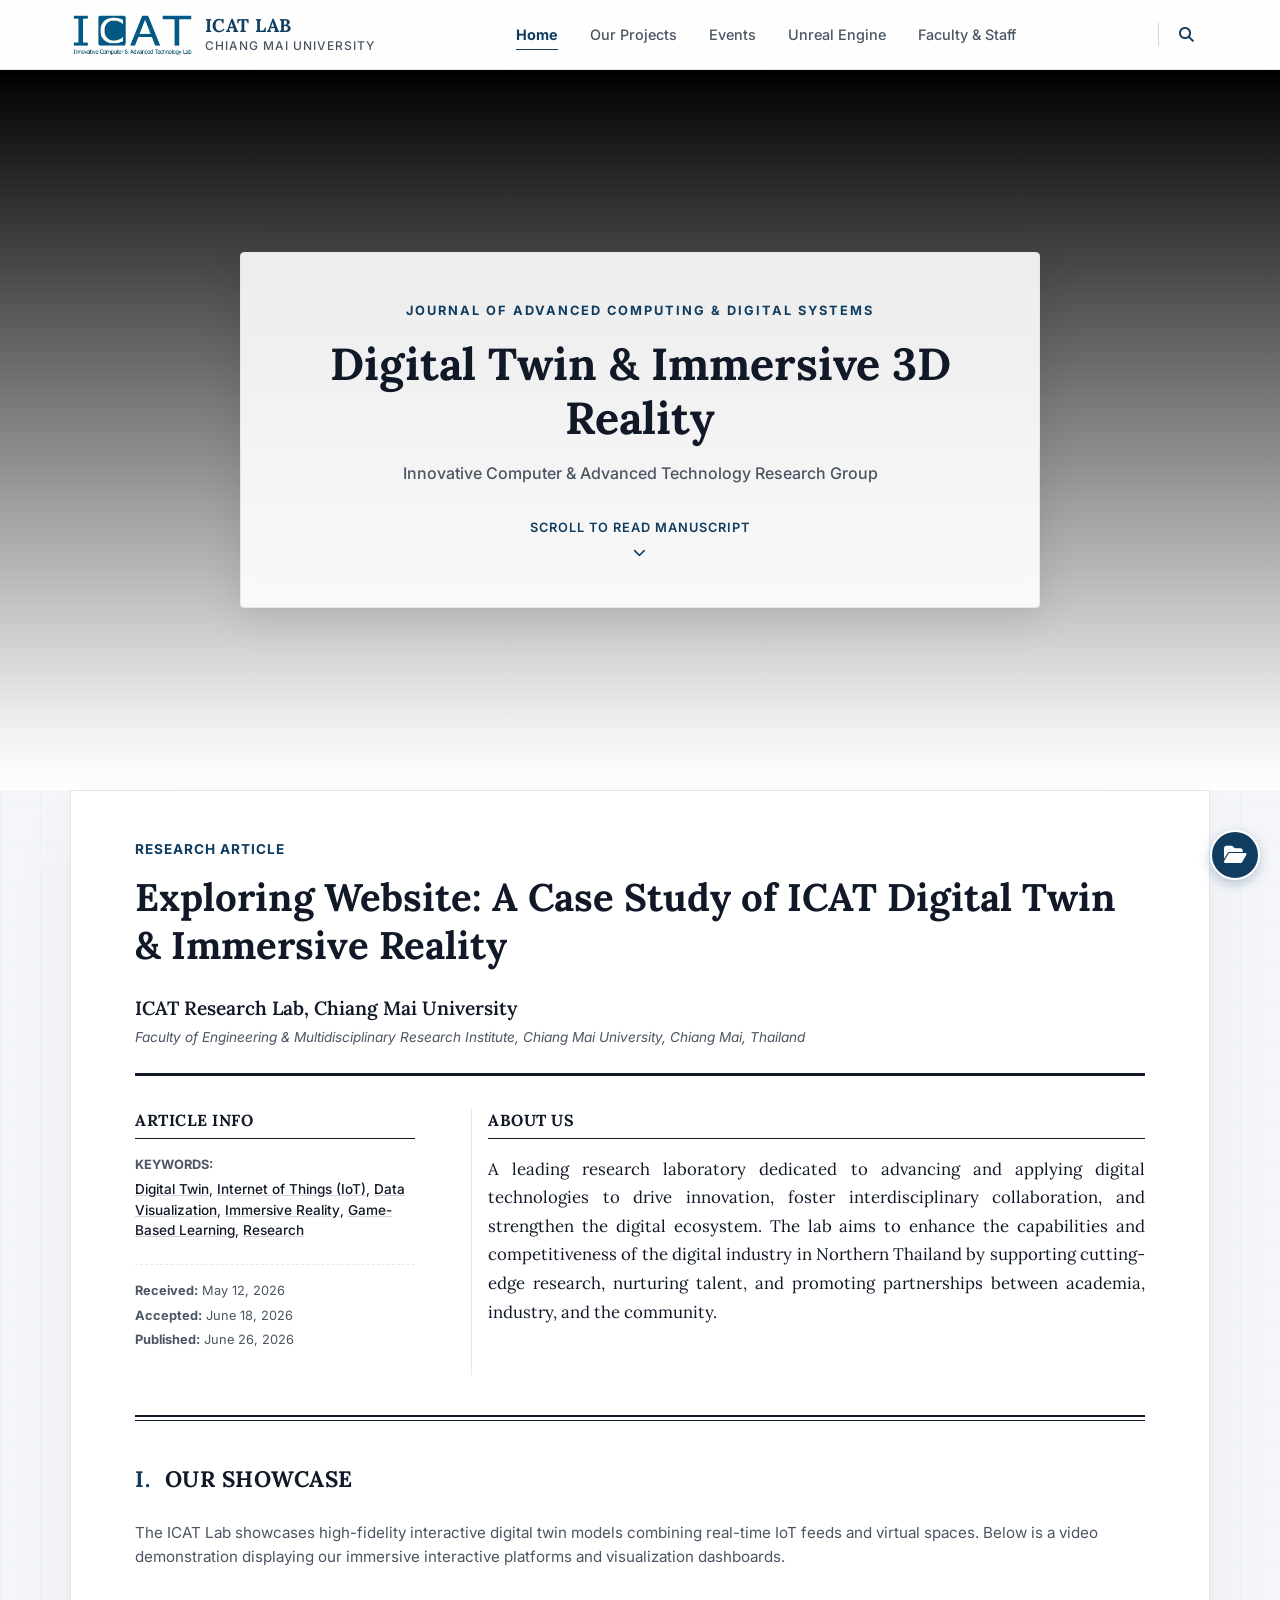
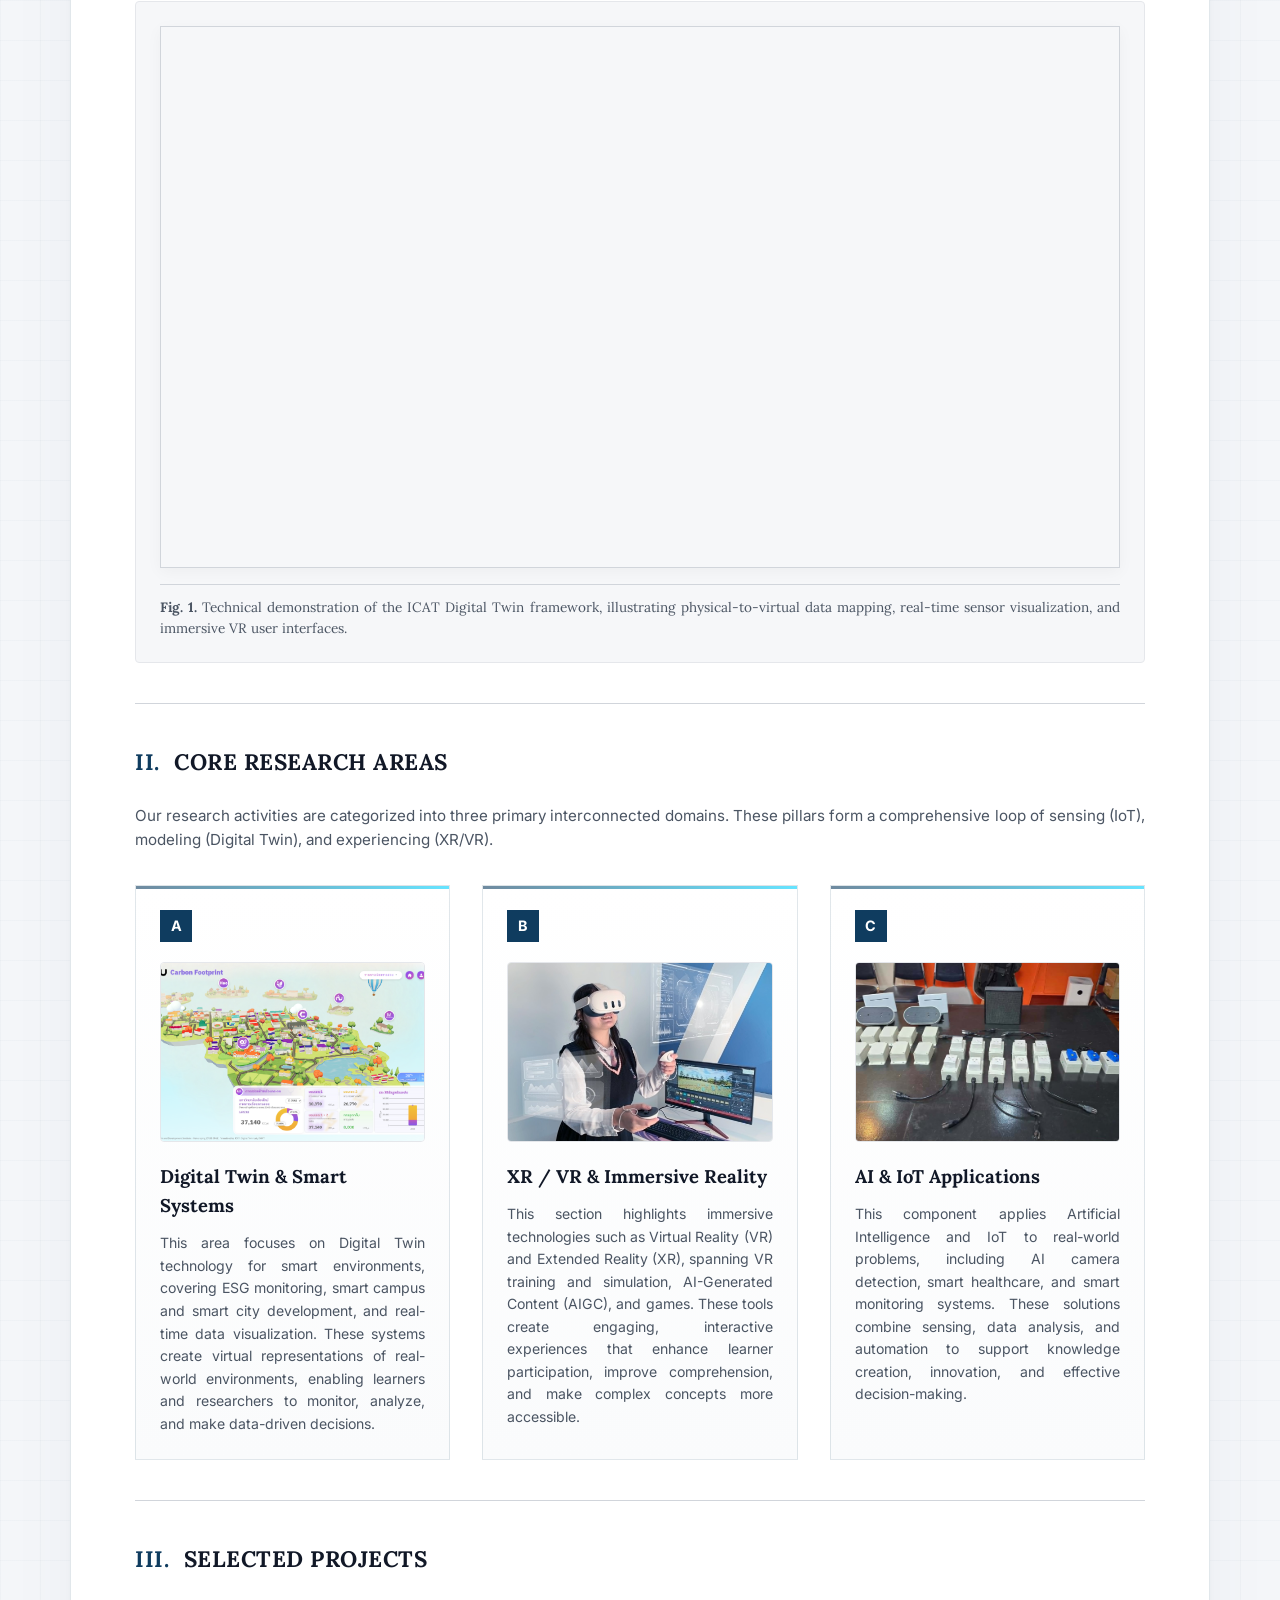
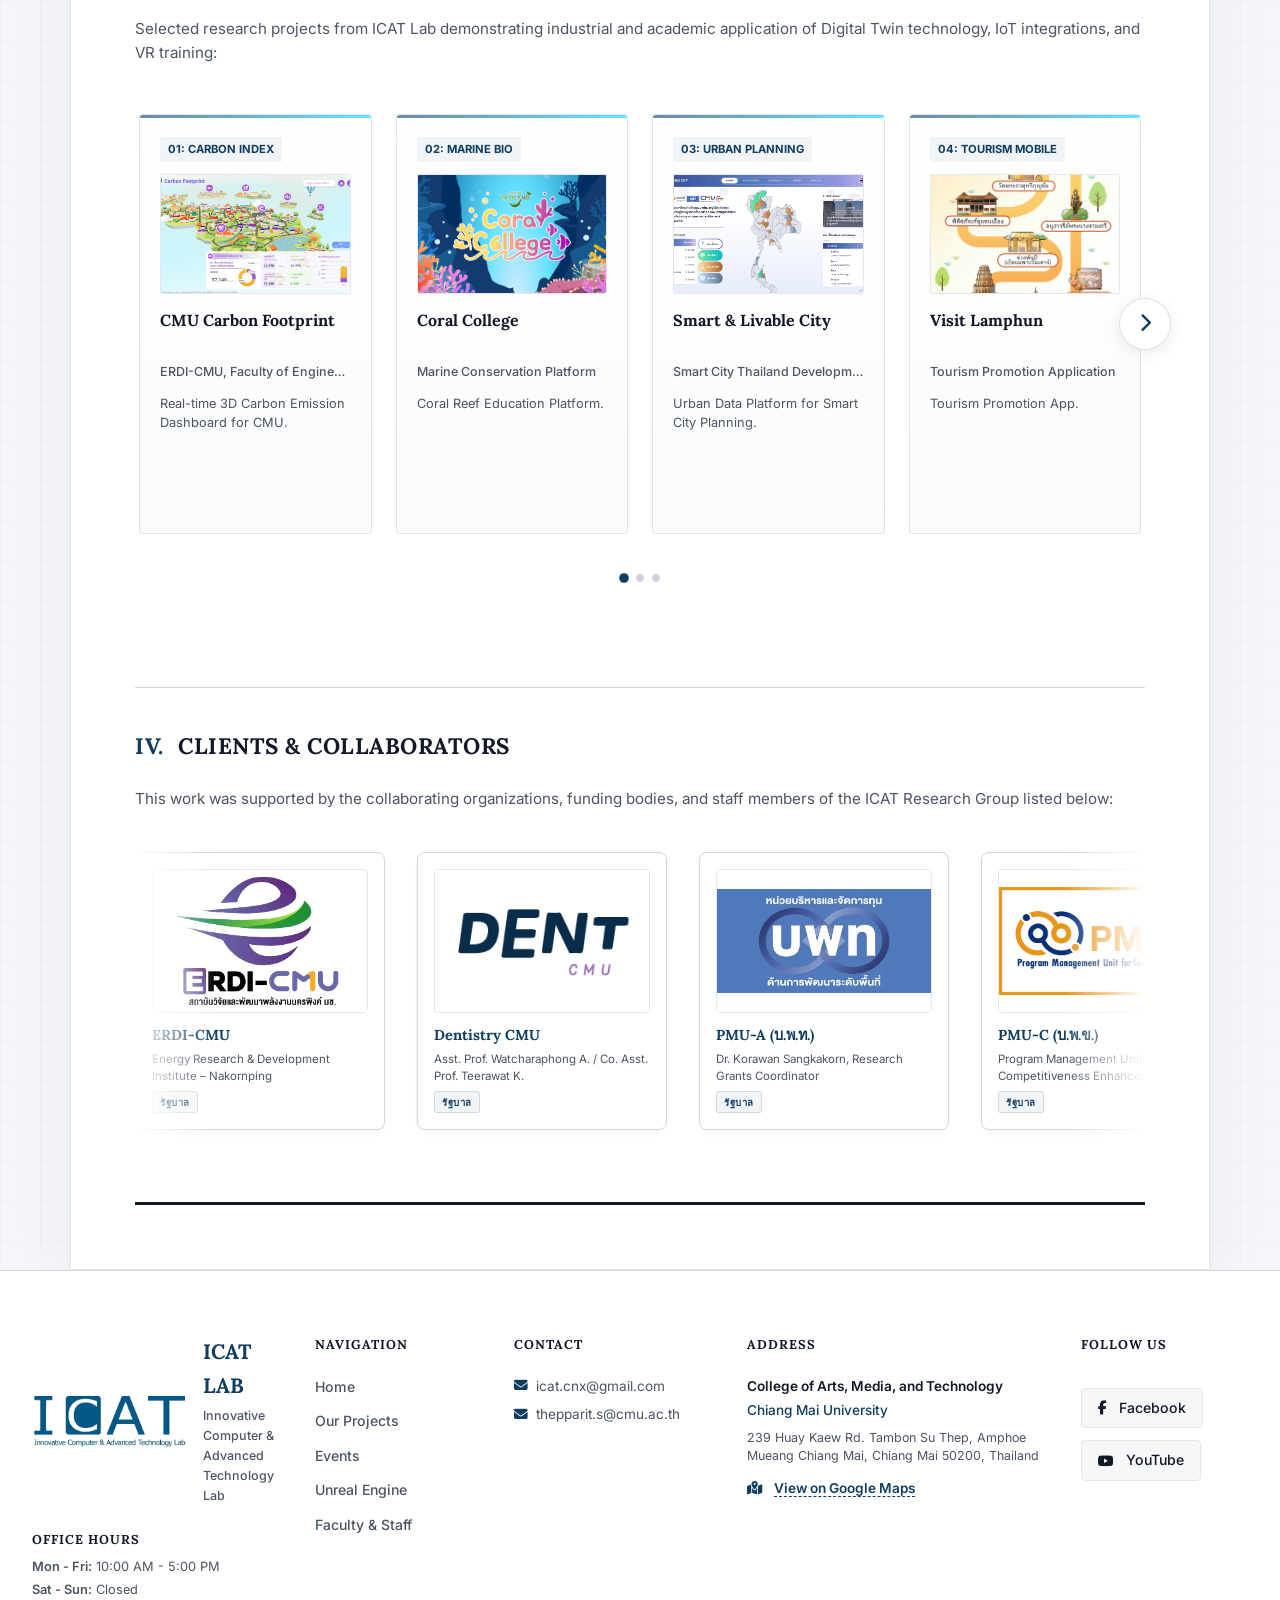
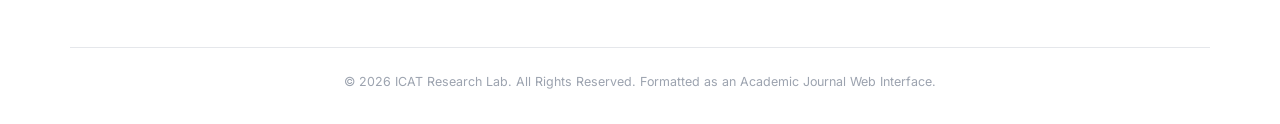
<file: index.html>
<!DOCTYPE html>
<html lang="en">

<head>
  <meta charset="UTF-8">
  <meta name="viewport" content="width=device-width, initial-scale=1.0">
  <title>ICAT Research Lab | Digital Twin & Immersive Reality Case Study</title>

  <!-- SEO Meta Tags -->
  <meta name="description"
    content="Research paper and case study on Digital Twin, XR/VR, Immersive Reality, and AI/IoT applications by ICAT Lab, Chiang Mai University.">
  <meta name="keywords" content="Digital Twin, IoT, Immersive Reality, VR, XR, AI, Research, Chiang Mai University">

  <!-- Google Fonts: Lora (for Serif academic look) & Inter (for Sans-serif modern clean layout) -->
  <link rel="preconnect" href="https://fonts.googleapis.com">
  <link rel="preconnect" href="https://fonts.gstatic.com" crossorigin>
  <link
    href="https://fonts.googleapis.com/css2?family=Inter:wght@300;400;500;600;700&family=Lora:ital,wght@0,400;0,500;0,600;0,700;1,400;1,500&display=swap"
    rel="stylesheet">

  <!-- FontAwesome Icons for UI elements and Social links -->
  <link rel="stylesheet" href="https://cdnjs.cloudflare.com/ajax/libs/font-awesome/6.4.0/css/all.min.css">

  <!-- Stylesheets -->
  <link rel="stylesheet" href="index.css?v=1.0.2">
</head>

<body>

  <!-- Pinned Academic Header / Navbar -->
  <header class="journal-navbar" id="top-nav">
    <div class="nav-container">
      <div class="nav-logo">
        <img src="logo.png" alt="ICAT Lab Logo" id="logo-img">
        <div class="logo-text">
          <span class="lab-title">ICAT LAB</span>
          <span class="lab-sub">Chiang Mai University</span>
        </div>
      </div>
      <nav class="nav-links">
        <a href="index.html" class="nav-item active-nav-item">Home</a>
        <a href="projects.html" class="nav-item">Our Projects</a>
        <a href="events.html" class="nav-item">Events</a>
        <a href="unreal.html" class="nav-item">Unreal Engine</a>
        <a href="staff.html" class="nav-item">Faculty & Staff</a>
      </nav>
      <div class="journal-search-container">
        <button id="search-toggle-btn" class="search-toggle-btn" aria-label="Open Search">
          <i class="fa-solid fa-magnifying-glass"></i>
        </button>
        <div id="search-input-wrapper" class="search-input-wrapper hidden">
          <input type="text" id="site-search-input" placeholder="Type to search..." autocomplete="off">
          <button id="search-clear-btn" class="search-clear-btn" aria-label="Clear Search">
            <i class="fa-solid fa-xmark"></i>
          </button>
        </div>
      </div>
    </div>
  </header>

  <!-- Section: Video Hero Banner (Opening Loop Video) -->
  <section class="hero-video-section">
    <div class="video-background-container">
      <!-- YouTube Embed with loop, autoplay, mute, controls hidden -->
      <iframe
        src="https://www.youtube.com/embed/SGvApu3z-Dc?autoplay=1&mute=1&loop=1&playlist=SGvApu3z-Dc&controls=0&showinfo=0&rel=0&modestbranding=1&iv_load_policy=3&playsinline=1&enablejsapi=1"
        title="ICAT Lab Loop Video" frameborder="0"
        allow="accelerometer; autoplay; clipboard-write; encrypted-media; gyroscope; picture-in-picture"
        allowfullscreen>
      </iframe>
    </div>
    <div class="hero-overlay">
      <div class="hero-text-card">
        <p class="journal-prefix">JOURNAL OF ADVANCED COMPUTING & DIGITAL SYSTEMS</p>
        <h1 class="hero-main-title">Digital Twin & Immersive 3D Reality</h1>
        <p class="hero-author-list">Innovative Computer & Advanced Technology Research Group</p>
        <div class="scroll-down-hint">
          <span>Scroll to Read Manuscript</span>
          <i class="fa-solid fa-chevron-down"></i>
        </div>
      </div>
    </div>
  </section>

  <!-- Main Content Container styled like a Journal Paper -->
  <main class="paper-layout">

    <!-- Paper Header Page Metadata -->
    <header class="paper-header">
      <div class="paper-category">RESEARCH ARTICLE</div>
      <h1 class="paper-title" id="article-title">Exploring Website: A Case Study of ICAT Digital Twin & Immersive
        Reality</h1>

      <div class="paper-authors">
        <p class="author-names">ICAT Research Lab, Chiang Mai University</p>
        <p class="author-affiliations">Faculty of Engineering & Multidisciplinary Research Institute, Chiang Mai
          University, Chiang Mai, Thailand</p>
      </div>

      <!-- Thick Line Divider typical of journals -->
      <hr class="paper-divider-thick">
    </header>

    <!-- Section I: Article Info & About Us (Abstract) -->
    <section class="paper-section abstract-section-grid" id="about">

      <!-- Article Info Column -->
      <div class="article-info-col">
        <h3 class="side-heading">ARTICLE INFO</h3>

        <div class="info-block">
          <span class="info-label">Keywords:</span>
          <p class="keywords-list">
            <span>Digital Twin</span>,
            <span>Internet of Things (IoT)</span>,
            <span>Data Visualization</span>,
            <span>Immersive Reality</span>,
            <span>Game-Based Learning</span>,
            <span>Research</span>
          </p>
        </div>

        <div class="info-block dates-block">
          <p><strong>Received:</strong> May 12, 2026</p>
          <p><strong>Accepted:</strong> June 18, 2026</p>
          <p><strong>Published:</strong> June 26, 2026</p>
        </div>
      </div>

      <!-- About Us / Abstract Column -->
      <div class="about-abstract-col">
        <h3 class="side-heading">ABOUT US</h3>
        <p class="abstract-text">
          A leading research laboratory dedicated to advancing and applying digital technologies to drive innovation,
          foster interdisciplinary collaboration, and strengthen the digital ecosystem. The lab aims to enhance the
          capabilities and competitiveness of the digital industry in Northern Thailand by supporting cutting-edge
          research, nurturing talent, and promoting partnerships between academia, industry, and the community.
        </p>
      </div>

    </section>

    <!-- Double line divider standard in IEEE/Academic formats -->
    <div class="paper-divider-double"></div>

    <!-- Section II: Our Showcase (Event Video) -->
    <section class="paper-section section-showcase" id="showcase">
      <h2 class="section-title"><span class="section-num">I.</span> OUR SHOWCASE</h2>

      <div class="showcase-content">
        <p class="section-paragraph">
          The ICAT Lab showcases high-fidelity interactive digital twin models combining real-time IoT feeds and virtual
          spaces. Below is a video demonstration displaying our immersive interactive platforms and visualization
          dashboards.
        </p>

        <!-- Video Container styled like a Figure in a paper -->
        <div class="paper-figure-wrapper">
          <div class="video-container">
            <iframe src="https://www.youtube.com/embed/xUAVNhBEi8I?start=48" title="ICAT Lab Showcase Video"
              frameborder="0"
              allow="accelerometer; autoplay; clipboard-write; encrypted-media; gyroscope; picture-in-picture"
              allowfullscreen>
            </iframe>
          </div>
          <figcaption class="figure-caption">
            <strong>Fig. 1.</strong> Technical demonstration of the ICAT Digital Twin framework, illustrating
            physical-to-virtual data mapping, real-time sensor visualization, and immersive VR user interfaces.
          </figcaption>
        </div>
      </div>
    </section>

    <hr class="paper-divider-thin">

    <!-- Section III: Core Research Areas -->
    <section class="paper-section section-research" id="research">
      <h2 class="section-title"><span class="section-num">II.</span> CORE RESEARCH AREAS</h2>

      <p class="section-paragraph justify-text">
        Our research activities are categorized into three primary interconnected domains. These pillars form a
        comprehensive loop of sensing (IoT), modeling (Digital Twin), and experiencing (XR/VR).
      </p>

      <div class="research-grid">
        <!-- Area A -->
        <div class="research-column">
          <div class="column-header-box">A</div>
          <div class="research-image-wrapper">
            <img src="DigitalTwin.png" alt="Digital Twin & Smart Systems">
          </div>
          <h3 class="column-title">Digital Twin & Smart Systems</h3>
          <p class="column-text justify-text">
            This area focuses on Digital Twin technology for smart environments, covering ESG monitoring, smart campus
            and smart city development, and real-time data visualization. These systems create virtual representations
            of real-world environments, enabling learners and researchers to monitor, analyze, and make data-driven
            decisions.
          </p>
        </div>

        <!-- Area B -->
        <div class="research-column">
          <div class="column-header-box">B</div>
          <div class="research-image-wrapper">
            <img src="XRVR.jpg" alt="XR / VR & Immersive Reality">
          </div>
          <h3 class="column-title">XR / VR & Immersive Reality</h3>
          <p class="column-text justify-text">
            This section highlights immersive technologies such as Virtual Reality (VR) and Extended Reality (XR),
            spanning VR training and simulation, AI-Generated Content (AIGC), and games. These tools create engaging,
            interactive experiences that enhance learner participation, improve comprehension, and make complex concepts
            more accessible.
          </p>
        </div>

        <!-- Area C -->
        <div class="research-column">
          <div class="column-header-box">C</div>
          <div class="research-image-wrapper">
            <img src="AInIot.jpg" alt="AI & IoT Applications">
          </div>
          <h3 class="column-title">AI & IoT Applications</h3>
          <p class="column-text justify-text">
            This component applies Artificial Intelligence and IoT to real-world problems, including AI camera
            detection, smart healthcare, and smart monitoring systems. These solutions combine sensing, data analysis,
            and automation to support knowledge creation, innovation, and effective decision-making.
          </p>
        </div>
      </div>
    </section>

    <hr class="paper-divider-thin">

    <!-- Section IV: Our Projects (Carousel Slider) -->
    <section class="paper-section section-projects" id="projects">
      <div class="projects-section-header">
        <h2 class="section-title"><span class="section-num">III.</span> SELECTED PROJECTS</h2>
      </div>

      <p class="section-paragraph">
        Selected research projects from ICAT Lab demonstrating industrial and academic application of Digital Twin
        technology, IoT integrations, and VR training:
      </p>

      <!-- Carousel Outer Container -->
      <div class="carousel-container-wrapper">
        <button class="carousel-btn btn-prev" aria-label="Previous Projects" id="prev-btn">
          <i class="fa-solid fa-chevron-left"></i>
        </button>
        <div class="carousel-viewport">
          <div class="carousel-track" id="projects-track">

            <!-- Project 1: CMU Carbon Footprint -->
            <article class="project-card">
              <div class="project-card-header">
                <span class="project-tag">01: CARBON INDEX</span>
              </div>
              <a href="https://netzero-cmu-phase-2.vercel.app" target="_blank" rel="noopener noreferrer"
                class="project-link-wrapper" title="Launch CMU Carbon Footprint Dashboard">
                <div class="project-thumbnail">
                  <img src="Pic/CarbonFP_1.png" alt="CMU Carbon Footprint"
                    style="width:100%; height:100%; object-fit:cover; display:block;">
                </div>
              </a>
              <h4 class="project-title">CMU Carbon Footprint</h4>
              <p class="project-authors">ERDI-CMU, Faculty of Engineering</p>
              <p class="project-abstract">
                Real-time 3D Carbon Emission Dashboard for CMU.
              </p>
            </article>

            <!-- Project 2: Coral College -->
            <article class="project-card">
              <div class="project-card-header">
                <span class="project-tag">02: MARINE BIO</span>
              </div>
              <a href="https://coralcollegethailand.org/" target="_blank" rel="noopener noreferrer"
                class="project-link-wrapper" title="Open Coral College Platform">
                <div class="project-thumbnail">
                  <img src="Pic/CoralCollege.jpg" alt="Coral College"
                    style="width:100%; height:100%; object-fit:cover; display:block;">
                </div>
              </a>
              <h4 class="project-title">Coral College</h4>
              <p class="project-authors">Marine Conservation Platform</p>
              <p class="project-abstract">
                Coral Reef Education Platform.
              </p>
            </article>

            <!-- Project 3: Smart & Livable City -->
            <article class="project-card">
              <div class="project-card-header">
                <span class="project-tag">03: URBAN PLANNING</span>
              </div>
              <a href="https://smartlivablecityth.com/" target="_blank" rel="noopener noreferrer"
                class="project-link-wrapper" title="Open Smart & Livable City Dashboard">
                <div class="project-thumbnail">
                  <img src="Pic/SmartnLivableCity.png" alt="Smart & Livable City"
                    style="width:100%; height:100%; object-fit:cover; display:block;">
                </div>
              </a>
              <h4 class="project-title">Smart & Livable City</h4>
              <p class="project-authors">Smart City Thailand Development Group</p>
              <p class="project-abstract">
                Urban Data Platform for Smart City Planning.
              </p>
            </article>

            <!-- Project 4: Visit Lamphun -->
            <article class="project-card">
              <div class="project-card-header">
                <span class="project-tag">04: TOURISM MOBILE</span>
              </div>
              <a href="https://visit-lamphun.web.app/" target="_blank" rel="noopener noreferrer"
                class="project-link-wrapper" title="Open Visit Lamphun Portal">
                <div class="project-thumbnail">
                  <img src="Pic/VisitLamphun.png" alt="Visit Lamphun"
                    style="width:100%; height:100%; object-fit:cover; display:block;">
                </div>
              </a>
              <h4 class="project-title">Visit Lamphun</h4>
              <p class="project-authors">Tourism Promotion Application</p>
              <p class="project-abstract">
                Tourism Promotion App.
              </p>
            </article>

            <!-- Project 5: Exerbrain CMU -->
            <article class="project-card">
              <div class="project-card-header">
                <span class="project-tag">05: CLINICAL XR</span>
              </div>
              <a href="https://exerbrain.ams.cmu.ac.th/" target="_blank" rel="noopener noreferrer"
                class="project-link-wrapper" title="Open Exerbrain CMU Platform">
                <div class="project-thumbnail">
                  <img src="Pic/EcervrainCMU.png" alt="Exerbrain CMU"
                    style="width:100%; height:100%; object-fit:cover; display:block;">
                </div>
              </a>
              <h4 class="project-title">Exerbrain CMU</h4>
              <p class="project-authors">Faculty of Associated Medical Sciences</p>
              <p class="project-abstract">
                Support Platform for Continuous Rehabilitation in Chronic Stroke Patients.
              </p>
            </article>

            <!-- Project 6: Botanic Garden -->
            <article class="project-card">
              <div class="project-card-header">
                <span class="project-tag">06: AR SIMULATION</span>
              </div>
              <a href="https://bontanicgraden-phase2.web.app/" target="_blank" rel="noopener noreferrer"
                class="project-link-wrapper" title="Open Botanic Garden AR Platform">
                <div class="project-thumbnail">
                  <img src="Pic/bontanicgraden.png" alt="Botanic Garden"
                    style="width:100%; height:100%; object-fit:cover; display:block;">
                </div>
              </a>
              <h4 class="project-title">Botanic Garden</h4>
              <p class="project-authors">Queen Sirikit Botanic Research Group</p>
              <p class="project-abstract">
                AR Platform for Queen Sirikit Botanic Garden.
              </p>
            </article>

            <!-- Project 7: Muteru (มูเตลู) -->
            <article class="project-card">
              <div class="project-card-header">
                <span class="project-tag">07: CULTURE TRAVEL</span>
              </div>
              <a href="https://camt-muteru.web.app/login" target="_blank" rel="noopener noreferrer"
                class="project-link-wrapper" title="Open Muteru App">
                <div class="project-thumbnail">
                  <img src="Pic/Muteru.png" alt="Muteru"
                    style="width:100%; height:100%; object-fit:cover; display:block;">
                </div>
              </a>
              <h4 class="project-title">Muteru (มูเตลู)</h4>
              <p class="project-authors">CAMT Faith & Fortune Group</p>
              <p class="project-abstract">
                Travel App for Faith & Fortune Tourism.
              </p>
            </article>

            <!-- Project 8: Let's Fill CMU -->
            <article class="project-card">
              <div class="project-card-header">
                <span class="project-tag">08: GAME SIMULATOR</span>
              </div>
              <a href="https://letfill-cmu.web.app/" target="_blank" rel="noopener noreferrer"
                class="project-link-wrapper" title="Open Let's Fill CMU Game">
                <div class="project-thumbnail">
                  <img src="Pic/LetsFillCMU1.png" alt="Let's Fill CMU"
                    style="width:100%; height:100%; object-fit:cover; display:block;">
                </div>
              </a>
              <h4 class="project-title">Let's Fill CMU</h4>
              <p class="project-authors">Faculty of Dentistry, CMU</p>
              <p class="project-abstract">
                Dental Treatment Simulation Game.
              </p>
            </article>

            <!-- Project 9: ICAT Digital Twin -->
            <article class="project-card">
              <div class="project-card-header">
                <span class="project-tag">09: 3D DIGITAL TWIN</span>
              </div>
              <a href="https://icat-iot.web.app/" target="_blank" rel="noopener noreferrer" class="project-link-wrapper"
                title="Open ICAT Digital Twin Visualizer">
                <div class="project-thumbnail">
                  <img src="Pic/ICAT Digital Twin1.png" alt="ICAT Digital Twin"
                    style="width:100%; height:100%; object-fit:cover; display:block;">
                </div>
              </a>
              <h4 class="project-title">ICAT Digital Twin</h4>
              <p class="project-authors">ICAT Research Lab Group</p>
              <p class="project-abstract">
                Web-Based 3D Data Visualization Platform.
              </p>
            </article>

          </div>
        </div>
        <button class="carousel-btn btn-next" aria-label="Next Projects" id="next-btn">
          <i class="fa-solid fa-chevron-right"></i>
        </button>
      </div>

      <!-- Carousel Indicator Dots -->
      <div class="carousel-dots" id="carousel-dots-container"></div>

      <!-- Collapsible Project Details Panel -->
      <div class="project-details-wrapper details-reveal-section" id="project-details-container"
        style="position: relative;">
        <!-- New Floating Circular Close Button -->
        <button class="close-details-btn-round" id="close-project-details" aria-label="Close details">
          <i class="fa-solid fa-xmark"></i>
        </button>

        <div class="project-details-content">
          <div class="project-details-grid">
            <div class="project-details-text-side">
              <span class="project-details-tag" id="detail-project-tag">01: CARBON INDEX</span>
              <h3 class="project-details-title" id="detail-project-title">CMU Carbon Footprint</h3>
              <p class="project-details-authors" id="detail-project-authors">ERDI-CMU, Faculty of Engineering</p>

              <!-- New Technical Specs Grid -->
              <div class="tech-specs-grid">
                <div class="spec-item">
                  <span class="spec-label"><i class="fa-solid fa-layer-group"></i> Stack:</span>
                  <span class="spec-val" id="detail-spec-tech">WebGL / Three.js / IoT API</span>
                </div>
                <div class="spec-item">
                  <span class="spec-label"><i class="fa-solid fa-laptop-code"></i> Platform:</span>
                  <span class="spec-val" id="detail-spec-platform">Web Dashboard</span>
                </div>
                <div class="spec-item">
                  <span class="spec-label"><i class="fa-solid fa-circle-check"></i> Status:</span>
                  <span class="spec-val spec-badge" id="detail-spec-status">Active Deployment</span>
                </div>
                <div class="spec-item">
                  <span class="spec-label"><i class="fa-solid fa-handshake"></i> Partner:</span>
                  <span class="spec-val" id="detail-spec-collab">Faculty of Engineering</span>
                </div>
              </div>

              <p class="project-details-abstract justify-text" id="detail-project-abstract">
                Real-time 3D Carbon Emission Dashboard for CMU.
              </p>

              <!-- Centered CTA Link -->
              <div class="centered-cta-container">
                <a href="#" target="_blank" rel="noopener noreferrer" class="visit-project-btn"
                  id="detail-project-link">
                  <i class="fa-solid fa-paper-plane"></i>
                  <span>Launch Project Platform</span>
                </a>
              </div>
            </div>

            <!-- Modernized Window Mockup Preview Side -->
            <div class="project-details-preview-side">
              <div class="details-window-frame">
                <div class="window-bar">
                  <span class="window-dot red"></span>
                  <span class="window-dot yellow"></span>
                  <span class="window-dot green"></span>
                  <span class="window-title">Dossier Visualizer</span>
                </div>
                <div class="window-content" id="detail-project-preview">
                  <!-- SVG preview injected dynamically -->
                </div>
              </div>
            </div>
          </div>
        </div>
      </div>
    </section>

    <hr class="paper-divider-thin">

    <!-- Section V: References / Special Thanks (Staff & Contributors) -->
    <section class="paper-section section-thanks" id="thanks">
      <h2 class="section-title"><span class="section-num">IV.</span> CLIENTS & COLLABORATORS</h2>
      <p class="section-paragraph">
        This work was supported by the collaborating organizations, funding bodies, and staff members of the ICAT
        Research Group listed below:
      </p>

      <div class="client-ticker-wrapper">
        <div class="client-ticker-track">
          <!-- 1. ERDI-CMU -->
          <div class="client-card">
            <div class="client-logo-placeholder">
              <img src="Pic/LOGO_ERDI_CMU2567-3.png" alt="ERDI-CMU">
            </div>
            <div class="client-info">
              <h4 class="client-org">ERDI-CMU</h4>
              <p class="client-details">Energy Research & Development Institute – Nakornping</p>
              <span class="client-badge badge-gov">รัฐบาล</span>
            </div>
          </div>

          <!-- 2. Faculty of Dentistry, CMU -->
          <div class="client-card">
            <div class="client-logo-placeholder">
              <img src="Pic/DentCmu_LOGO.png" alt="Dentistry CMU">
            </div>
            <div class="client-info">
              <h4 class="client-org">Dentistry CMU</h4>
              <p class="client-details">Asst. Prof. Watcharaphong A. / Co. Asst. Prof. Teerawat K.</p>
              <span class="client-badge badge-gov">รัฐบาล</span>
            </div>
          </div>

          <!-- 3. PMU-A -->
          <div class="client-card">
            <div class="client-logo-placeholder">
              <img src="Pic/PMU-A_logo.webp" alt="PMU-A">
            </div>
            <div class="client-info">
              <h4 class="client-org">PMU-A (บ.พ.ท.)</h4>
              <p class="client-details">Dr. Korawan Sangkakorn, Research Grants Coordinator</p>
              <span class="client-badge badge-gov">รัฐบาล</span>
            </div>
          </div>

          <!-- 4. PMU-C -->
          <div class="client-card">
            <div class="client-logo-placeholder">
              <img src="Pic/PMUC-Logo-white.png" alt="PMU-C">
            </div>
            <div class="client-info">
              <h4 class="client-org">PMU-C (บ.พ.ข.)</h4>
              <p class="client-details">Program Management Unit for Competitiveness Enhancement</p>
              <span class="client-badge badge-gov">รัฐบาล</span>
            </div>
          </div>

          <!-- 5. Multidisciplinary Research Institute -->
          <div class="client-card">
            <div class="client-logo-placeholder">
              <img src="Pic/mdri-logo.png" alt="MDRI CMU">
            </div>
            <div class="client-info">
              <h4 class="client-org">MDRI CMU</h4>
              <p class="client-details">Multidisciplinary Research Institute, Chiang Mai University</p>
              <span class="client-badge badge-gov">รัฐบาล</span>
            </div>
          </div>

          <!-- 6. ETE Faculty of Engineering -->
          <div class="client-card">
            <div class="client-logo-placeholder">
              <img src="Pic/(ETE)_LOGO.jpg" alt="ETE Engineering CMU">
            </div>
            <div class="client-info">
              <h4 class="client-org">ETE Engineering CMU</h4>
              <p class="client-details">Napaphat Lekgamheng, Researcher (ETE Center)</p>
              <span class="client-badge badge-gov">รัฐบาล</span>
            </div>
          </div>

          <!-- 7. Murata Electronics -->
          <div class="client-card">
            <div class="client-logo-placeholder">
              <img src="Pic/murata-logo.webp" alt="Murata Electronics">
            </div>
            <div class="client-info">
              <h4 class="client-org">Murata Electronics</h4>
              <p class="client-details">Murata Electronics (Thailand) Ltd., Industry Partner</p>
              <span class="client-badge badge-priv">เอกชน</span>
            </div>
          </div>

          <!-- 8. TAT Phuket -->
          <div class="client-card">
            <div class="client-logo-placeholder">
              <img src="Pic/Phuket-Raceweek-TAT_LOGO.png" alt="TAT Phuket">
            </div>
            <div class="client-info">
              <h4 class="client-org">TAT Phuket</h4>
              <p class="client-details">Tourism Authority of Thailand, Phuket Office</p>
              <span class="client-badge badge-gov">รัฐบาล</span>
            </div>
          </div>

          <!-- 9. Queen Sirikit Botanic Garden -->
          <div class="client-card">
            <div class="client-logo-placeholder">
              <img src="Pic/QSBG_LOGO.png" alt="QSBG Thailand">
            </div>
            <div class="client-info">
              <h4 class="client-org">QSBG Thailand</h4>
              <p class="client-details">Queen Sirikit Botanic Garden, Environmental Partner</p>
              <span class="client-badge badge-gov">รัฐบาล</span>
            </div>
          </div>

          <!-- DUPLICATED CARDS FOR INFINITE SCROLLING EFFECT -->
          <!-- 1. ERDI-CMU -->
          <div class="client-card">
            <div class="client-logo-placeholder">
              <img src="Pic/LOGO_ERDI_CMU2567-3.png" alt="ERDI-CMU">
            </div>
            <div class="client-info">
              <h4 class="client-org">ERDI-CMU</h4>
              <p class="client-details">Energy Research & Development Institute – Nakornping</p>
              <span class="client-badge badge-gov">รัฐบาล</span>
            </div>
          </div>

          <!-- 2. Faculty of Dentistry, CMU -->
          <div class="client-card">
            <div class="client-logo-placeholder">
              <img src="Pic/DentCmu_LOGO.png" alt="Dentistry CMU">
            </div>
            <div class="client-info">
              <h4 class="client-org">Dentistry CMU</h4>
              <p class="client-details">Asst. Prof. Watcharaphong A. / Co. Asst. Prof. Teerawat K.</p>
              <span class="client-badge badge-gov">รัฐบาล</span>
            </div>
          </div>

          <!-- 3. PMU-A -->
          <div class="client-card">
            <div class="client-logo-placeholder">
              <img src="Pic/PMU-A_logo.webp" alt="PMU-A">
            </div>
            <div class="client-info">
              <h4 class="client-org">PMU-A (บ.พ.ท.)</h4>
              <p class="client-details">Dr. Korawan Sangkakorn, Research Grants Coordinator</p>
              <span class="client-badge badge-gov">รัฐบาล</span>
            </div>
          </div>

          <!-- 4. PMU-C -->
          <div class="client-card">
            <div class="client-logo-placeholder">
              <img src="Pic/PMUC-Logo-white.png" alt="PMU-C">
            </div>
            <div class="client-info">
              <h4 class="client-org">PMU-C (บ.พ.ข.)</h4>
              <p class="client-details">Program Management Unit for Competitiveness Enhancement</p>
              <span class="client-badge badge-gov">รัฐบาล</span>
            </div>
          </div>

          <!-- 5. Multidisciplinary Research Institute -->
          <div class="client-card">
            <div class="client-logo-placeholder">
              <img src="Pic/mdri-logo.png" alt="MDRI CMU">
            </div>
            <div class="client-info">
              <h4 class="client-org">MDRI CMU</h4>
              <p class="client-details">Multidisciplinary Research Institute, Chiang Mai University</p>
              <span class="client-badge badge-gov">รัฐบาล</span>
            </div>
          </div>

          <!-- 6. ETE Faculty of Engineering -->
          <div class="client-card">
            <div class="client-logo-placeholder">
              <img src="Pic/(ETE)_LOGO.jpg" alt="ETE Engineering CMU">
            </div>
            <div class="client-info">
              <h4 class="client-org">ETE Engineering CMU</h4>
              <p class="client-details">Napaphat Lekgamheng, Researcher (ETE Center)</p>
              <span class="client-badge badge-gov">รัฐบาล</span>
            </div>
          </div>

          <!-- 7. Murata Electronics -->
          <div class="client-card">
            <div class="client-logo-placeholder">
              <img src="Pic/murata-logo.webp" alt="Murata Electronics">
            </div>
            <div class="client-info">
              <h4 class="client-org">Murata Electronics</h4>
              <p class="client-details">Murata Electronics (Thailand) Ltd., Industry Partner</p>
              <span class="client-badge badge-priv">เอกชน</span>
            </div>
          </div>

          <!-- 8. TAT Phuket -->
          <div class="client-card">
            <div class="client-logo-placeholder">
              <img src="Pic/Phuket-Raceweek-TAT_LOGO.png" alt="TAT Phuket">
            </div>
            <div class="client-info">
              <h4 class="client-org">TAT Phuket</h4>
              <p class="client-details">Tourism Authority of Thailand, Phuket Office</p>
              <span class="client-badge badge-gov">รัฐบาล</span>
            </div>
          </div>

          <!-- 9. Queen Sirikit Botanic Garden -->
          <div class="client-card">
            <div class="client-logo-placeholder">
              <img src="Pic/QSBG_LOGO.png" alt="QSBG Thailand">
            </div>
            <div class="client-info">
              <h4 class="client-org">QSBG Thailand</h4>
              <p class="client-details">Queen Sirikit Botanic Garden, Environmental Partner</p>
              <span class="client-badge badge-gov">รัฐบาล</span>
            </div>
          </div>
        </div>
      </div>
    </section>

    <!-- Thick bottom line indicating the end of the manuscript -->
    <hr class="paper-divider-thick page-end-divider">

  </main>

  <!-- Section VI: Footer section containing Logo, Navbar duplications, and Follow Links -->
  <footer class="journal-footer">
    <div class="footer-container">

      <!-- Column 1: Logo & Office Hours -->
      <div class="footer-logo-office-block">
        <div class="footer-logo-block">
          <img src="logo.png" alt="ICAT Lab Logo" class="footer-logo">
          <div class="footer-logo-text">
            <h4>ICAT LAB</h4>
            <p>Innovative Computer & Advanced Technology Lab</p>
          </div>
        </div>
        <div class="office-hours-block"
          style="margin-top: 1.5rem; font-size: 0.8rem; line-height: 1.5; color: var(--text-secondary);">
          <h5
            style="font-size: 0.8rem; font-weight: 700; letter-spacing: 1px; margin-bottom: 0.5rem; color: var(--text-primary); text-transform: uppercase;">
            Office Hours</h5>
          <p style="margin-bottom: 0.25rem;"><span style="font-weight: 600;">Mon - Fri:</span> 10:00 AM - 5:00 PM</p>
          <p style="margin-bottom: 0;"><span style="font-weight: 600;">Sat - Sun:</span> Closed</p>
        </div>
      </div>

      <!-- Column 2: Navigation Links -->
      <div class="footer-nav">
        <h5>NAVIGATION</h5>
        <div class="footer-nav-links">
          <a href="index.html">Home</a>
          <a href="projects.html">Our Projects</a>
          <a href="events.html">Events</a>
          <a href="unreal.html">Unreal Engine</a>
          <a href="staff.html">Faculty & Staff</a>
        </div>
      </div>

      <!-- Column 3: Contact (Emails) -->
      <div class="footer-contact">
        <h5>CONTACT</h5>
        <div class="contact-emails" style="font-size: 0.8rem; line-height: 1.6; color: var(--text-secondary);">
          <p style="margin-bottom: 0.5rem; display: flex; align-items: center; gap: 0.5rem;">
            <i class="fa-solid fa-envelope" style="color: var(--academic-blue);"></i>
            <a href="mailto:icat.cnx@gmail.com"
              style="color: inherit; text-decoration: none; word-break: break-all;">icat.cnx@gmail.com</a>
          </p>
          <p style="margin-bottom: 0; display: flex; align-items: center; gap: 0.5rem;">
            <i class="fa-solid fa-envelope" style="color: var(--academic-blue);"></i>
            <a href="mailto:thepparit.s@cmu.ac.th"
              style="color: inherit; text-decoration: none; word-break: break-all;">thepparit.s@cmu.ac.th</a>
          </p>
        </div>
      </div>

      <!-- Column 4: Address -->
      <div class="footer-address">
        <h5>ADDRESS</h5>
        <div class="address-details" style="font-size: 0.8rem; line-height: 1.5; color: var(--text-secondary);">
          <p class="address-title" style="margin-bottom: 0.25rem;">College of Arts, Media, and Technology</p>
          <p class="address-sub" style="margin-bottom: 0.5rem;">Chiang Mai University</p>
          <p class="address-detail" style="margin-bottom: 0.75rem; font-size: 0.78rem;">
            239 Huay Kaew Rd. Tambon Su Thep, Amphoe Mueang Chiang Mai, Chiang Mai 50200, Thailand
          </p>
          <p style="margin-bottom: 0;">
            <i class="fa-solid fa-map-location-dot" style="margin-right: 0.5rem; color: var(--academic-blue);"></i>
            <a href="https://maps.app.goo.gl/ENc3HKMGkkf6SFtN6" target="_blank" rel="noopener noreferrer"
              style="color: var(--academic-blue); font-weight: 600; text-decoration: none; border-bottom: 1px dashed var(--academic-blue);">View
              on Google Maps</a>
          </p>
        </div>
      </div>

      <!-- Column 5: Social Media -->
      <div class="footer-social">
        <h5>FOLLOW US</h5>
        <a href="https://www.facebook.com/p/ICAT-Digital-Twin-Lab-61572306429989/" target="_blank"
          rel="noopener noreferrer" class="social-icon facebook" aria-label="Facebook">
          <i class="fa-brands fa-facebook-f"></i>
          <span>Facebook</span>
        </a>
        <a href="https://www.youtube.com/@ICATStudio-cnx" target="_blank" rel="noopener noreferrer"
          class="social-icon youtube" aria-label="YouTube">
          <i class="fa-brands fa-youtube"></i>
          <span>YouTube</span>
        </a>
      </div>

    </div>

    <!-- Copyright details styled like standard publisher metadata -->
    <div class="footer-copyright">
      <p>&copy; 2026 ICAT Research Lab. All Rights Reserved. Formatted as an Academic Journal Web Interface.</p>
    </div>
  </footer>

  <!-- Floating Live Telemetry HUD (Pitch Feature) -->
  <!-- Scripts -->
  <script src="index.js?v=1.0.2"></script>
  <script src="desktop-widget.js?v=1.0.2"></script>
</body>

</html>
</file>
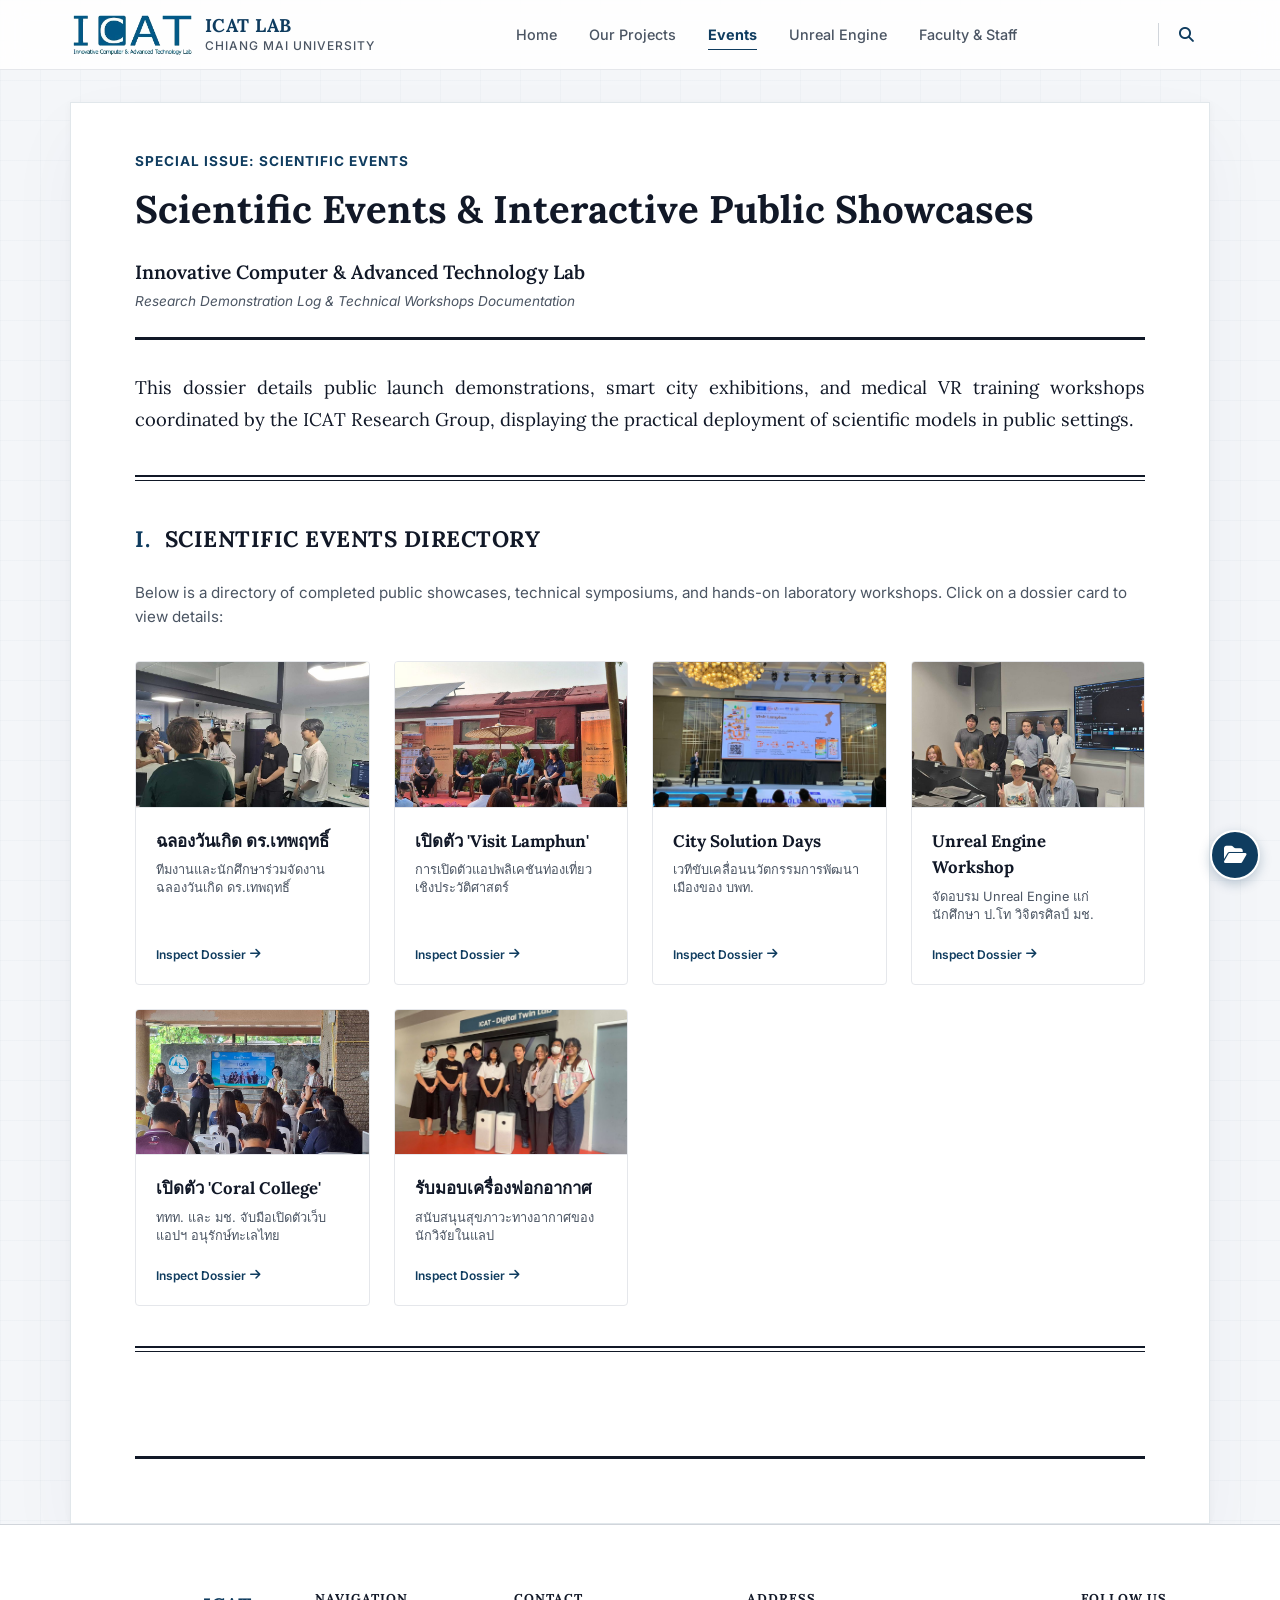
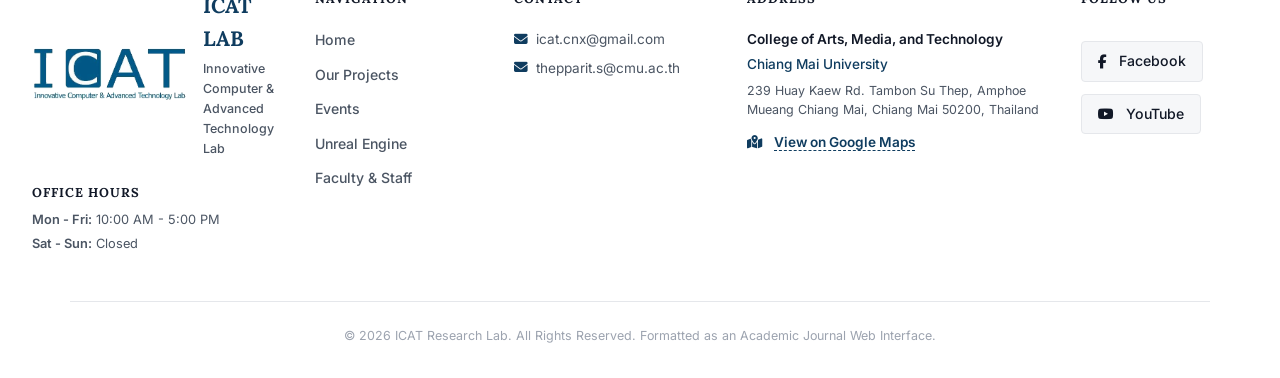
<file: events.html>
<!DOCTYPE html>
<html lang="en">
<head>
  <meta charset="UTF-8">
  <meta name="viewport" content="width=device-width, initial-scale=1.0">
  <title>Event Dossiers | ICAT Lab Chiang Mai University</title>
  
  <!-- SEO Meta Tags -->
  <meta name="description" content="Technical dossiers of smart campus events, digital twin launch showcases, and VR training workshops by ICAT Lab, Chiang Mai University.">
  <meta name="keywords" content="Events, Digital Twin, VR Training, Smart City, CAMT, Chiang Mai University">
  
  <!-- Google Fonts: Lora & Inter -->
  <link rel="preconnect" href="https://fonts.googleapis.com">
  <link rel="preconnect" href="https://fonts.gstatic.com" crossorigin>
  <link href="https://fonts.googleapis.com/css2?family=Inter:wght@300;400;500;600;700&family=Lora:ital,wght@0,400;0,500;0,600;0,700;1,400;1,500&display=swap" rel="stylesheet">
  
  <!-- FontAwesome Icons -->
  <link rel="stylesheet" href="https://cdnjs.cloudflare.com/ajax/libs/font-awesome/6.4.0/css/all.min.css">
  
  <!-- Stylesheets -->
  <link rel="stylesheet" href="index.css?v=1.0.2">
</head>
<body>

  <!-- Pinned Academic Header / Navbar -->
  <header class="journal-navbar" id="top-nav">
    <div class="nav-container">
      <a href="index.html" class="nav-logo">
        <img src="logo.png" alt="ICAT Lab Logo" id="logo-img">
        <div class="logo-text">
          <span class="lab-title">ICAT LAB</span>
          <span class="lab-sub">Chiang Mai University</span>
        </div>
      </a>
      <nav class="nav-links">
        <a href="index.html" class="nav-item">Home</a>
        <a href="projects.html" class="nav-item">Our Projects</a>
        <a href="events.html" class="nav-item active-nav-item">Events</a>
        <a href="unreal.html" class="nav-item">Unreal Engine</a>
        <a href="staff.html" class="nav-item">Faculty & Staff</a>
      </nav>
      <div class="journal-search-container">
        <button id="search-toggle-btn" class="search-toggle-btn" aria-label="Open Search">
          <i class="fa-solid fa-magnifying-glass"></i>
        </button>
        <div id="search-input-wrapper" class="search-input-wrapper hidden">
          <input type="text" id="site-search-input" placeholder="Type to search..." autocomplete="off">
          <button id="search-clear-btn" class="search-clear-btn" aria-label="Clear Search">
            <i class="fa-solid fa-xmark"></i>
          </button>
        </div>
      </div>
    </div>
  </header>

  <!-- Main Content Container styled like a Journal Paper -->
  <main class="paper-layout" style="margin-top: calc(var(--navbar-height) + 2rem);">
    
    <!-- Paper Header Page Metadata -->
    <header class="paper-header">
      <div class="paper-category">SPECIAL ISSUE: SCIENTIFIC EVENTS</div>
      <h1 class="paper-title">Scientific Events & Interactive Public Showcases</h1>
      
      <div class="paper-authors">
        <p class="author-names">Innovative Computer & Advanced Technology Lab</p>
        <p class="author-affiliations">Research Demonstration Log & Technical Workshops Documentation</p>
      </div>
      
      <hr class="paper-divider-thick">
    </header>

    <p class="subpage-intro-paragraph">
      This dossier details public launch demonstrations, smart city exhibitions, and medical VR training workshops coordinated by the ICAT Research Group, displaying the practical deployment of scientific models in public settings.
    </p>

    <div class="paper-divider-double"></div>

    <!-- Section I: Event Portfolio Directory -->
    <section class="paper-section" id="digital-twins-section">
      <h2 class="section-title"><span class="section-num">I.</span> SCIENTIFIC EVENTS DIRECTORY</h2>
      <p class="section-paragraph">
        Below is a directory of completed public showcases, technical symposiums, and hands-on laboratory workshops. Click on a dossier card to view details:
      </p>

      <div class="game-portfolio-grid">
        <!-- Event 1 -->
        <article class="game-portfolio-card" onclick="selectEvent(0)">
          <div class="game-card-thumbnail">
            <img src="Pic/Event/HBD_prof_john1.jpg" alt="ฉลองวันเกิด ดร.เทพฤทธิ์" style="width:100%; height:100%; object-fit:cover; display:block;">
          </div>
          <div class="game-card-info">
            <h4 class="game-card-title">ฉลองวันเกิด ดร.เทพฤทธิ์</h4>
            <p class="game-card-desc">ทีมงานและนักศึกษาร่วมจัดงานฉลองวันเกิด ดร.เทพฤทธิ์</p>
            <span class="game-card-action">Inspect Dossier <i class="fa-solid fa-arrow-right"></i></span>
          </div>
        </article>

        <!-- Event 2 -->
        <article class="game-portfolio-card" onclick="selectEvent(1)">
          <div class="game-card-thumbnail">
            <img src="Pic/Event/Visit Lamphun1.jpg" alt="เปิดตัว 'Visit Lamphun'" style="width:100%; height:100%; object-fit:cover; display:block;">
          </div>
          <div class="game-card-info">
            <h4 class="game-card-title">เปิดตัว 'Visit Lamphun'</h4>
            <p class="game-card-desc">การเปิดตัวแอปพลิเคชันท่องเที่ยวเชิงประวัติศาสตร์</p>
            <span class="game-card-action">Inspect Dossier <i class="fa-solid fa-arrow-right"></i></span>
          </div>
        </article>

        <!-- Event 3 -->
        <article class="game-portfolio-card" onclick="selectEvent(2)">
          <div class="game-card-thumbnail">
            <img src="Pic/Event/City Solution Days1.jpg" alt="City Solution Days" style="width:100%; height:100%; object-fit:cover; display:block;">
          </div>
          <div class="game-card-info">
            <h4 class="game-card-title">City Solution Days</h4>
            <p class="game-card-desc">เวทีขับเคลื่อนนวัตกรรมการพัฒนาเมืองของ บพท.</p>
            <span class="game-card-action">Inspect Dossier <i class="fa-solid fa-arrow-right"></i></span>
          </div>
        </article>

        <!-- Event 4 -->
        <article class="game-portfolio-card" onclick="selectEvent(3)">
          <div class="game-card-thumbnail">
            <img src="Pic/Event/Creative Community Studio1.jpg" alt="Unreal Engine Workshop" style="width:100%; height:100%; object-fit:cover; display:block;">
          </div>
          <div class="game-card-info">
            <h4 class="game-card-title">Unreal Engine Workshop</h4>
            <p class="game-card-desc">จัดอบรม Unreal Engine แก่นักศึกษา ป.โท วิจิตรศิลป์ มช.</p>
            <span class="game-card-action">Inspect Dossier <i class="fa-solid fa-arrow-right"></i></span>
          </div>
        </article>

        <!-- Event 5 -->
        <article class="game-portfolio-card" onclick="selectEvent(4)">
          <div class="game-card-thumbnail">
            <img src="Pic/Event/Coral College1.jpg" alt="เปิดตัว 'Coral College'" style="width:100%; height:100%; object-fit:cover; display:block;">
          </div>
          <div class="game-card-info">
            <h4 class="game-card-title">เปิดตัว 'Coral College'</h4>
            <p class="game-card-desc">ททท. และ มช. จับมือเปิดตัวเว็บแอปฯ อนุรักษ์ทะเลไทย</p>
            <span class="game-card-action">Inspect Dossier <i class="fa-solid fa-arrow-right"></i></span>
          </div>
        </article>

        <!-- Event 6 -->
        <article class="game-portfolio-card" onclick="selectEvent(5)">
          <div class="game-card-thumbnail">
            <img src="Pic/Event/Smart Air Purifier1.jpg" alt="รับมอบเครื่องฟอกอากาศ" style="width:100%; height:100%; object-fit:cover; display:block;">
          </div>
          <div class="game-card-info">
            <h4 class="game-card-title">รับมอบเครื่องฟอกอากาศ</h4>
            <p class="game-card-desc">สนับสนุนสุขภาวะทางอากาศของนักวิจัยในแลป</p>
            <span class="game-card-action">Inspect Dossier <i class="fa-solid fa-arrow-right"></i></span>
          </div>
        </article>
      </div>
    </section>

    <div class="paper-divider-double divider-reveal" id="feature-divider"></div>

    <!-- Section II: Detailed Event Analysis -->
    <section class="paper-section details-reveal-section" id="event-details" style="position: relative;">
      <h2 class="section-title"><span class="section-num">II.</span> DETAILED EVENT DOSSIER</h2>
      
      <!-- New Floating Circular Close Button -->
      <button class="close-details-btn-round" id="close-event-details" aria-label="Close details">
        <i class="fa-solid fa-xmark"></i>
      </button>

      <div class="project-dossier-grid">
        <!-- Left Side: Our Showcase -->
        <div class="project-dossier-showcase">
          <div class="dossier-showcase-title">OUR SHOWCASE</div>
          <div class="dossier-showcase-placeholder" id="dossier-showcase-placeholder">
            <svg viewBox="0 0 400 300" xmlns="http://www.w3.org/2000/svg">
              <rect width="100%" height="100%" fill="#f9fafb" stroke="#e5e7eb" stroke-width="1.5" />
              <text x="50%" y="50%" dominant-baseline="middle" text-anchor="middle" font-family="Inter" font-size="14" fill="#9ca3af">รูปภาพ (Our Showcase)</text>
            </svg>
          </div>
        </div>

        <!-- Right Side: Event Info -->
        <div class="project-dossier-info">
          <h3 class="dossier-project-title" id="dossier-title">Event Title</h3>
          <span class="dossier-category" id="dossier-category">Event</span>
          
          <div class="dossier-meta-section">
            <h4 class="dossier-sub-header">Event Info</h4>
            <div class="dossier-meta-grid" style="grid-template-columns: 1fr 1fr;">
              <div class="dossier-meta-item">
                <span class="meta-label">Date</span>
                <span class="meta-value" id="dossier-meta-date">-</span>
              </div>
              <div class="dossier-meta-item">
                <span class="meta-label">Location</span>
                <span class="meta-value" id="dossier-meta-location">-</span>
              </div>
            </div>
          </div>

          <div class="dossier-about-section">
            <h4 class="dossier-sub-header">About Event</h4>
            <div class="dossier-desc-container" id="dossier-desc-container">
              <!-- Descriptive paragraphs in Thai populated dynamically -->
            </div>
          </div>
        </div>
      </div>
    </section>

    <hr class="paper-divider-thick page-end-divider">

  </main>

  <footer class="journal-footer">
    <div class="footer-container">
      <!-- Column 1: Logo & Office Hours -->
      <div class="footer-logo-office-block">
        <div class="footer-logo-block">
          <a href="index.html" style="text-decoration: none; display: flex; align-items: center; gap: 1rem;">
            <img src="logo.png" alt="ICAT Lab Logo" class="footer-logo">
            <div class="footer-logo-text">
              <h4>ICAT LAB</h4>
              <p>Innovative Computer & Advanced Technology Lab</p>
            </div>
          </a>
        </div>
        <div class="office-hours-block" style="margin-top: 1.5rem; font-size: 0.8rem; line-height: 1.5; color: var(--text-secondary);">
          <h5 style="font-size: 0.8rem; font-weight: 700; letter-spacing: 1px; margin-bottom: 0.5rem; color: var(--text-primary); text-transform: uppercase;">Office Hours</h5>
          <p style="margin-bottom: 0.25rem;"><span style="font-weight: 600;">Mon - Fri:</span> 10:00 AM - 5:00 PM</p>
          <p style="margin-bottom: 0;"><span style="font-weight: 600;">Sat - Sun:</span> Closed</p>
        </div>
      </div>

      <!-- Column 2: Navigation Links -->
      <div class="footer-nav">
        <h5>NAVIGATION</h5>
        <div class="footer-nav-links">
          <a href="index.html">Home</a>
          <a href="projects.html">Our Projects</a>
          <a href="events.html">Events</a>
          <a href="unreal.html">Unreal Engine</a>
          <a href="staff.html">Faculty & Staff</a>
        </div>
      </div>

      <!-- Column 3: Contact (Emails) -->
      <div class="footer-contact">
        <h5>CONTACT</h5>
        <div class="contact-emails" style="font-size: 0.8rem; line-height: 1.6; color: var(--text-secondary);">
          <p style="margin-bottom: 0.5rem; display: flex; align-items: center; gap: 0.5rem;">
            <i class="fa-solid fa-envelope" style="color: var(--academic-blue);"></i>
            <a href="mailto:icat.cnx@gmail.com" style="color: inherit; text-decoration: none; word-break: break-all;">icat.cnx@gmail.com</a>
          </p>
          <p style="margin-bottom: 0; display: flex; align-items: center; gap: 0.5rem;">
            <i class="fa-solid fa-envelope" style="color: var(--academic-blue);"></i>
            <a href="mailto:thepparit.s@cmu.ac.th" style="color: inherit; text-decoration: none; word-break: break-all;">thepparit.s@cmu.ac.th</a>
          </p>
        </div>
      </div>

      <!-- Column 4: Address -->
      <div class="footer-address">
        <h5>ADDRESS</h5>
        <div class="address-details" style="font-size: 0.8rem; line-height: 1.5; color: var(--text-secondary);">
          <p class="address-title" style="margin-bottom: 0.25rem;">College of Arts, Media, and Technology</p>
          <p class="address-sub" style="margin-bottom: 0.5rem;">Chiang Mai University</p>
          <p class="address-detail" style="margin-bottom: 0.75rem; font-size: 0.78rem;">
            239 Huay Kaew Rd. Tambon Su Thep, Amphoe Mueang Chiang Mai, Chiang Mai 50200, Thailand
          </p>
          <p style="margin-bottom: 0;">
            <i class="fa-solid fa-map-location-dot" style="margin-right: 0.5rem; color: var(--academic-blue);"></i>
            <a href="https://maps.app.goo.gl/ENc3HKMGkkf6SFtN6" target="_blank" rel="noopener noreferrer" style="color: var(--academic-blue); font-weight: 600; text-decoration: none; border-bottom: 1px dashed var(--academic-blue);">View on Google Maps</a>
          </p>
        </div>
      </div>

      <!-- Column 5: Social Media -->
      <div class="footer-social">
        <h5>FOLLOW US</h5>
        <a href="https://www.facebook.com/p/ICAT-Digital-Twin-Lab-61572306429989/" target="_blank"
          rel="noopener noreferrer" class="social-icon facebook" aria-label="Facebook">
          <i class="fa-brands fa-facebook-f"></i>
          <span>Facebook</span>
        </a>
        <a href="https://www.youtube.com/@ICATStudio-cnx" target="_blank"
          rel="noopener noreferrer" class="social-icon youtube" aria-label="YouTube">
          <i class="fa-brands fa-youtube"></i>
          <span>YouTube</span>
        </a>
      </div>
    </div>
    <div class="footer-copyright">
      <p>&copy; 2026 ICAT Research Lab. All Rights Reserved. Formatted as an Academic Journal Web Interface.</p>
    </div>
  </footer>

  <script>
    const EVENTS_DATA = [
      {
        title: "แลปคึกคัก! จัดงานฉลองวันเกิดสุดอบอุ่นให้อาจารย์ ดร.เทพฤทธิ์ สินธำรงรักษ์",
        date: "Friday, September 19, 2025",
        location: "Chiang Mai University",
        about: "บรรยากาศเต็มไปด้วยความสุขและรอยยิ้ม เมื่อเหล่านักศึกษาและทีมงานพร้อมใจกันจัดงานเลี้ยงวันเกิดสุดเซอร์ไพรส์ให้อาจารย์จอร์น (ดร.เทพฤทธิ์ สินธำรงรักษ์) ณ ห้องแลปวิจัย เมื่อวันที่ 3 กันยายนที่ผ่านมา สุดเซอร์ไพรส์! ทีมงานและนักศึกษาพร้อมใจจัดงานฉลองวันเกิดให้อาจารย์จอร์น 🥳🎂",
        paragraphs: [
          "เชียงใหม่, ประเทศไทย – วันที่ 3 กันยายนที่ผ่านมา ห้องแลปวิจัยของเราอบอวลไปด้วยความอบอุ่นและเสียงหัวเราะ เมื่อทีมงานและนักศึกษาได้ร่วมกันจัดงานฉลองวันเกิดสุดพิเศษให้กับ อาจารย์ ดร.เทพฤทธิ์ สินธำรงรักษ์ หรือที่ทุกคนคุ้นเคยกันในชื่อ “อาจารย์จอร์น” อาจารย์ผู้เป็นที่รักและเป็นแรงบันดาลใจให้กับพวกเรามาโดยตลอด",
          "งานเลี้ยงเล็กๆ แต่เต็มไปด้วยความหมายนี้ถูกจัดขึ้นอย่างเรียบง่ายภายในห้องแลป ซึ่งเป็นเสมือนบ้านหลังที่สองของพวกเราทุกคน บรรยากาศเป็นไปอย่างเป็นกันเอง มีทั้งขนมเค้กแสนอร่อย 🎂 เสียงเพลงคลอเบาๆ และที่ขาดไม่ได้คือการอวยพรจากใจของลูกศิษย์และเพื่อนร่วมงานทุกคน",
          "อาจารย์จอร์นเป็นที่รู้จักกันดีในฐานะอาจารย์ผู้เปี่ยมด้วยความรู้ความสามารถ และยังเป็นที่ปรึกษาที่ใจดี คอยให้คำแนะนำและสนับสนุนนักศึกษาในทุกๆ โปรเจกต์ ไม่แปลกใจเลยว่าทำไมอาจารย์ถึงเป็นที่รักของทุกคนขนาดนี้",
          "ในช่วงท้ายของงาน อาจารย์จอร์นได้กล่าวขอบคุณทุกคนที่จัดงานให้ พร้อมทั้งแสดงความประทับใจในความรักและความผูกพันที่ทุกคนมีให้ 🎉 \"รู้สึกดีใจและซาบซึ้งใจมากๆ ครับที่ทุกคนจำได้และมาร่วมฉลองกันแบบนี้ การได้เห็นความสำเร็จของลูกศิษย์ทุกคนก็เหมือนเป็นของขวัญที่ดีที่สุดสำหรับผมแล้ว\" อาจารย์กล่าวด้วยรอยยิ้ม",
          "นับเป็นอีกหนึ่งโมเมนต์แห่งความสุขและความทรงจำดีๆ ที่เกิดขึ้นในห้องแลปของเรา ที่ไม่เพียงแค่เป็นพื้นที่สำหรับการเรียนรู้และวิจัย แต่ยังเป็นที่รวมตัวของครอบครัวแห่งนวัตกรรมที่พร้อมจะสร้างสรรค์สิ่งดีๆ ไปด้วยกันเสมอ ✨"
        ],
        images: ["Pic/Event/HBD_prof_john1.jpg", "Pic/Event/HBD_prof_john2.jpg"]
      },
      {
        title: "เทศบาลลำพูน จับมือ มช. เปิดตัว ‘Visit Lamphun’ แอปฯ พลิกโฉมการท่องเที่ยวเมืองประวัติศาสตร์",
        date: "Monday, September 22, 2025",
        location: "Chiang Mai University",
        about: "เทศบาลเมืองลำพูน ร่วมกับมหาวิทยาลัยเชียงใหม่ แถลงข่าวเปิดตัวแอปพลิเคชัน ‘Visit Lamphun’ เพื่อส่งเสริมการท่องเที่ยวเชิงประวัติศาสตร์ภายใต้แนวคิด ‘Brown City’ มุ่งใช้เทคโนโลยีเป็นเครื่องมือในการฟื้นฟูเมืองเก่าและยกระดับเศรษฐกิจชุมชน",
        paragraphs: [
          "ลำพูน, ประเทศไทย – เทศบาลเมืองลำพูนผนึกกำลังกับสถาบันวิจัยพหุศาสตร์ มหาวิทยาลัยเชียงใหม่ (มช.) จัดแถลงข่าวเปิดตัวแอปพลิเคชัน Visit Lamphun อย่างเป็นทางการ เพื่อเป็นเครื่องมือสำคัญในการขับเคลื่อนการท่องเที่ยวจังหวัดลำพูนสู่เป้าหมายการเป็น “เมืองเศรษฐกิจใหม่จากฐานมรดกทางประวัติศาสตร์”",
          "งานแถลงข่าวได้รับเกียรติจากบุคคลสำคัญหลายท่าน นำโดย นายประภัสร์ ภู่เจริญ นายกเทศมนตรีเทศบาลเมืองลำพูน, ผู้ช่วยศาสตราจารย์ ดร.จุฑาทิพย์ เฉลิมผล ผู้ช่วยอธิการบดี มช. และทีมวิจัยผู้พัฒนาโครงการ ได้แก่ ดร.กรวรรณ สังขกร และ ดร.สุดารัตน์ อุทธารัตน์ จากสถาบันวิจัยพหุศาสตร์ มช. รวมถึง อาจารย์ ดร.เทพฤทธิ์ สินธำรงรักษ์ จากวิทยาลัยศิลปะ สื่อ และเทคโนโลยี มช. หัวหน้าทีมผู้พัฒนาแอปพลิเคชัน",
          "แอปพลิเคชัน Visit Lamphun ถูกพัฒนาขึ้นภายใต้แนวคิด “Brown City” ที่ให้ความสำคัญกับการอนุรักษ์คุณค่าทางประวัติศาสตร์และวัฒนธรรมของเมืองเก่าลำพูน พร้อมทั้งนำเทคโนโลยีมาเป็นเครื่องมือในการสร้างประสบการณ์ท่องเที่ยวรูปแบบใหม่ โดยผู้ใช้งานจะได้สัมผัสกับโปรแกรม ‘รู้จักลำพูนใน 4 ชั่วโมง’ ซึ่งเป็นเส้นทางท่องเที่ยวที่คัดสรรมาอย่างดี เพื่อให้ผู้มาเยือนได้ดื่มด่ำกับเสน่ห์ของเมืองลำพูนได้อย่างเต็มที่ภายในระยะเวลาที่เหมาะสม",
          "นอกจากนี้ แอปพลิเคชันยังช่วยเชื่อมโยงผู้คนเข้ากับแหล่งท่องเที่ยวและร้านค้าชุมชน เพื่อกระตุ้นเศรษฐกิจท้องถิ่นและยกระดับคุณภาพชีวิตของชาวลำพูนให้ดีขึ้น การเปิดตัวในครั้งนี้จึงไม่เพียงแต่เป็นการนำเสนอเทคโนโลยีใหม่ๆ แต่ยังเป็นการตอกย้ำถึงความมุ่งมั่นของทุกภาคส่วนในการฟื้นฟูและพัฒนาเมืองอย่างยั่งยืน โดยรักษาคุณค่าทางประวัติศาสตร์ควบคู่ไปกับการเติบโตในยุคดิจิทัล"
        ],
        images: ["Pic/Event/Visit Lamphun1.jpg", "Pic/Event/Visit Lamphun2.jpg", "Pic/Event/Visit Lamphun3.jpg"]
      },
      {
        title: "บพท. จัดใหญ่ City Solution Days: เปิดวิสัยทัศน์ 'เปลี่ยนเมือง' สู่ 'อนาคตเมืองน่าอยู่'",
        date: "Tuesday, September 30, 2025",
        location: "Chiang Mai University",
        about: "บพท. รวมพลังผู้นำเมือง นักวิจัย และผู้ให้บริการโซลูชัน จัดเวทีใหญ่ City Solution Days ณ กรุงเทพฯ เพื่อทบทวนทิศทางการพัฒนาเมืองน่าอยู่และชาญฉลาด มุ่งยกระดับคุณภาพชีวิตของประชาชนไทยทั่วประเทศ",
        paragraphs: [
          "เมื่อวันที่ 27 กันยายน 2568 หน่วยบริหารและจัดการทุนด้านการพัฒนาระดับพื้นที่ (บพท.) ได้จัดงานใหญ่ “City Solution Days : เปิดเมือง เปลี่ยนเมือง สู่อนาคตเมืองน่าอยู่” ณ โรงแรมเซ็นทารา แกรนด์ แอท เซ็นทรัลพลาซ่า ลาดพร้าว กรุงเทพฯ โดยมีเป้าหมายในการทบทวน ประเมินทิศทาง และกำหนดแผนงานเพื่อขับเคลื่อนการพัฒนาเมืองน่าอยู่ เพื่อยกระดับคุณภาพชีวิตของคนไทยอย่างแท้จริง",
          "งานนี้ได้รับเกียรติจากผู้ทรงคุณวุฒิและผู้นำจากหลากหลายภาคส่วนเข้าร่วมอย่างคับคั่ง ทั้ง ดร.สีลาภรณ์ บัวสาย ที่ปรึกษาวิทยสถาน “ธัชภูมิ” หน่วย บพท., รศ.ดร.ปุ่น เที่ยงบูรณธรรม รอง ผอ.บพท., ผู้นำเมืองจากเทศบาลต่างๆ, เครือข่ายนักวิจัย, และผู้ให้บริการโซลูชันด้านเมือง",
          "ไฮไลต์สำคัญจากเวที:\n• บทบาทของ บพท. ในการเปลี่ยนเมือง: ดร.สีลาภรณ์ บัวสาย เน้นย้ำว่าเวทีนี้เป็นโอกาสให้ทุกภาคส่วนได้แลกเปลี่ยนความคิดเห็น เพื่อกำหนดโจทย์วิจัยและแนวทางการพัฒนาเมืองที่ตรงกับความต้องการของประชาชนอย่างแท้จริง โดยใช้กิจกรรม City Solution Provider Matching Days เพื่อเชื่อมโยงความรู้ งานวิจัย และการนำไปใช้ประโยชน์ในเชิงพื้นที่\n• ความสำเร็จในการขับเคลื่อนงานวิจัยเพื่อเมืองน่าอยู่: รศ.ดร.ปุ่น เที่ยงบูรณธรรม ได้นำเสนอผลลัพธ์ที่เป็นรูปธรรมจากการทำงานของ บพท. ที่มุ่งเน้นการสร้างการเปลี่ยนแปลงให้เกิดขึ้นกับคนและเมือง โดยมีการพัฒนาไปแล้วกว่า 62 กลไก และพื้นที่ต้นแบบด้านต่างๆ เช่น Smart Environment, Smart Mobility, เมืองเศรษฐกิจสีเขียว, เมืองคาร์บอนต่ำ และ Learning City กว่า 38 เมืองทั่วประเทศ",
          "• กลไกสำคัญ CIAP และการจัดตั้ง 'สถาบันพัฒนาเมือง': นายบรรจง โฆษิตจิรนันท์ นายกเทศมนตรีเมืองร้อยเอ็ด และนายกสมาคมเทศบาลนครและเมือง กล่าวปาฐกถาพิเศษถึงการทำงานร่วมกับ บพท. ผ่านโปรแกรม CIAP (City Incubation & Acceleration Program) ซึ่งประสบความสำเร็จในการสร้างต้นแบบเมืองที่ชาญฉลาด เช่น ร้อยเอ็ด (เมืองเศรษฐกิจ), ทุ่งสง (เมืองรับมือภัยพิบัติ) และ นนทบุรี (เมืองแห่งสุขภาวะ) พร้อมประกาศก้าวสำคัญในการ จัดตั้ง \"สถาบันพัฒนาเมือง\" เพื่อเป็นพื้นที่องค์ความรู้เปิดและศูนย์กลางในการสนับสนุนการทำงานของเมืองทั่วประเทศ\n• City Solution Matching: เชื่อมเมืองกับนวัตกรรม: ภายในงานยังมีการจัดกระบวนการ City Solution Matching เพื่อเชื่อมโยง \"เมือง\" ที่มีปัญหาและความต้องการ กับ \"ผู้ให้บริการโซลูชัน\" จากภาคเอกชน/สตาร์ทอัพ เพื่อนำไปสู่การทดสอบจริง (Pilot Test) บนหลักการที่โปร่งใสและขับเคลื่อนด้วยหลักฐานเชิงประจักษ์ ซึ่งจะนำไปสู่การขยายผลในระดับนโยบายต่อไป",
          "การจัดงาน City Solution Days ในครั้งนี้ จึงตอกย้ำถึงความมุ่งมั่นของทุกภาคส่วนในการร่วมกันสร้าง \"การเปลี่ยนเมือง สู่อนาคตเมืองน่าอยู่\" เพื่อเพิ่มพื้นที่คุณภาพชีวิตที่ดีและลดความเหลื่อมล้ำให้กับคนไทยในทุกเมืองอย่างยั่งยืน"
        ],
        images: ["Pic/Event/City Solution Days1.jpg", "Pic/Event/City Solution Days2.jpg", "Pic/Event/City Solution Days3.jpg", "Pic/Event/City Solution Days4.jpg"]
      },
      {
        title: "จุดประกายความคิดสร้างสรรค์! ICAT จัดอบรม Unreal Engine 🚀 ให้นักศึกษา ป.โท วิจิตรศิลป์ มช.",
        date: "Thursday, October 16, 2025",
        location: "Chiang Mai University",
        about: "อาจารย์ ดร.เทพฤทธิ์ สินธำรงรักษ์ จาก ICAT นำทีมจัด Workshop ด้าน Unreal Engine ให้แก่นักศึกษาปริญญาโท คณะวิจิตรศิลป์ ในรายวิชา Creative Community Studio เพื่อผสานเทคโนโลยีดิจิทัลเข้ากับงานศิลปะอย่างลงตัว พลิกโฉมงานสร้างสรรค์! ป.โท วิจิตรศิลป์ มช. เข้าคอร์ส Unreal Engine สุดเอ็กซ์คลูซีฟ 💡",
        paragraphs: [
          "เชียงใหม่, ประเทศไทย – เมื่อวันที่ 1 ตุลาคม 2568 ที่ผ่านมา บรรยากาศการเรียนรู้เต็มไปด้วยความตื่นเต้นและท้าทาย เมื่อ อาจารย์ ดร.เทพฤทธิ์ สินธำรงรักษ์ (อาจารย์จอร์น) และทีมงานจาก ICAT ได้จัดอบรมเชิงปฏิบัติการพิเศษด้าน Unreal Engine ให้แก่นักศึกษาหลักสูตรปริญญาโท คณะวิจิตรศิลป์ มหาวิทยาลัยเชียงใหม่",
          "การอบรมในครั้งนี้เป็นส่วนหนึ่งของรายวิชา Creative Community Studio (รหัส 803715) ที่มี รองศาสตราจารย์ ดร.จิรันธนิน กิติกา เป็นอาจารย์เจ้าของวิชา โดยมีวัตถุประสงค์เพื่อให้นักศึกษาได้เรียนรู้การใช้เครื่องมือสร้างสรรค์ยุคใหม่ระดับโลกอย่าง Unreal Engine ในการสร้างสรรค์ผลงานศิลปะ การออกแบบสภาพแวดล้อมเสมือนจริง (Virtual Environment) และการเล่าเรื่องผ่านสื่ออินเทอร์แอคทีฟ",
          "อาจารย์ ดร.เทพฤทธิ์ ได้นำความเชี่ยวชาญด้านเทคโนโลยีดิจิทัลและ Immersive Media มาถ่ายทอดให้กับนักศึกษาอย่างใกล้ชิด โดยเน้นไปที่การประยุกต์ใช้ Engine ขั้นสูงนี้เพื่อผสานแนวคิดเชิงศิลปะเข้ากับความเป็นไปได้ทางเทคนิค 🛠️✨",
          "ความร่วมมือระหว่าง ICAT และคณะวิจิตรศิลป์ในครั้งนี้ ถือเป็นก้าวสำคัญในการยกระดับวงการศิลปะไทยให้ก้าวทันโลกดิจิทัล และตอกย้ำถึงพันธกิจของแลปเราในการเป็นผู้นำด้านนวัตกรรมที่เชื่อมโยงเทคโนโลยีเข้ากับศาสตร์แห่งการสร้างสรรค์ได้อย่างลงตัว 🎨💻"
        ],
        images: ["Pic/Event/Creative Community Studio1.jpg", "Pic/Event/Creative Community Studio2.jpg", "Pic/Event/Creative Community Studio3.jpg", "Pic/Event/Creative Community Studio4.jpg"]
      },
      {
        title: "ททท. และ CMU จับมือเปิดตัว ‘Coral College’ เว็บแอปฯ สองภาษา ปลุกจิตสำนึกอนุรักษ์ทะเลไทย",
        date: "Wednesday, January 14, 2026",
        location: "Chiang Mai University",
        about: "การท่องเที่ยวแห่งประเทศไทย (ททท.) ร่วมกับศูนย์นวัตกรรมดิจิทัลฯ มหาวิทยาลัยเชียงใหม่ (CMU) เปิดตัวโครงการ 'ปะการังวิทยาลัย' (Coral College) พัฒนาเว็บแอปพลิเคชันออนไลน์ 2 ภาษา หวังสร้างความรู้และปลูกฝังจิตสำนึกที่ดีให้แก่นักท่องเที่ยว มุ่งสู่เป้าหมายการท่องเที่ยวทางทะเลอย่างยั่งยืน ททท. จับมือ CMU เปิดตัว ‘Coral College’ เว็บแอปฯ เพื่อการอนุรักษ์ทะเลไทย (Link: https://coralcollegethailand.org/)",
        paragraphs: [
          "ภูเก็ต, ประเทศไทย – วันที่ 24 กรกฎาคม 2568 การท่องเที่ยวแห่งประเทศไทย (ททท.) ได้ร่วมกับ ศูนย์นวัตกรรมและการจัดการเทคโนโลยีดิจิทัล วิทยาลัยศิลปะ สื่อ และเทคโนโลยี มหาวิทยาลัยเชียงใหม่ (CMU) พร้อมด้วยพันธมิตรจากบริษัท โกลบอลอิมแพคท์คอนซัลติ้ง จำกัด และผู้ประกอบการท่องเที่ยวในจังหวัดภูเก็ต จัดงานเปิดตัวโครงการ ‘ปะการังวิทยาลัย’ (Coral College) อย่างเป็นทางการ ณ ท่าเทียบเรืออ่าวฉลอง จังหวัดภูเก็ต",
          "โครงการนี้มีเป้าหมายที่ชัดเจนในการส่งเสริมและสร้างจิตสำนึกด้านการอนุรักษ์ทรัพยากรธรรมชาติทางทะเล โดยนำเสนอแพลตฟอร์มการเรียนรู้ออนไลน์ในรูปแบบ เว็บแอปพลิเคชัน 2 ภาษา (ไทย-อังกฤษ) เพื่อให้เข้าถึงนักท่องเที่ยวทั้งชาวไทยและชาวต่างชาติได้อย่างกว้างขวาง ภายในแอปพลิเคชันจะอัดแน่นไปด้วยความรู้ความเข้าใจเกี่ยวกับการท่องเที่ยวทางทะเลอย่างถูกต้อง เช่น วิธีการดำน้ำชมปะการังที่ไม่ก่อให้เกิดความเสียหาย การปฏิบัติตัวเมื่อพบเจอสัตว์ทะเลหายาก หรือแม้แต่การจัดการขยะอย่างถูกวิธี",
          "นางสาววัจนันท์ ศิลปวรณ์วิวัฒน์ ผู้อำนวยการภูมิภาคภาคใต้ ททท. ได้กล่าวถึงความสำคัญของโครงการนี้ว่า “ทะเลคือทรัพยากรล้ำค่าของเราทุกคน การสร้างความรู้และความเข้าใจให้แก่นักท่องเที่ยวคือหัวใจสำคัญของการท่องเที่ยวอย่างยั่งยืน Coral College จะเป็นเครื่องมือสำคัญในการส่งต่อองค์ความรู้เหล่านี้ และช่วยให้ทุกคนได้ร่วมเป็นส่วนหนึ่งในการดูแลรักษาท้องทะเลของเรา”",
          "ในขณะที่ ดร.เทพฤทธิ์ สินธำรงรักษ์ เลขานุการสาขาวิชาดิจิทัลเกม จากศูนย์นวัตกรรมฯ CMU ได้กล่าวเสริมว่า “ทีมงานของเราได้นำความเชี่ยวชาญด้านเทคโนโลยีดิจิทัลมาใช้ในการออกแบบแพลตฟอร์มให้ใช้งานง่ายและน่าสนใจ เราเชื่อว่าการเรียนรู้ผ่านสื่อดิจิทัลที่ทันสมัยจะช่วยให้ข้อความด้านการอนุรักษ์เข้าถึงกลุ่มเป้าหมายได้ดียิ่งขึ้น”",
          "การเปิดตัวโครงการ ‘ปะการังวิทยาลัย’ ถือเป็นก้าวสำคัญที่แสดงให้เห็นถึงความร่วมมืออันแข็งแกร่งระหว่างภาครัฐ ภาคการศึกษา และภาคเอกชน ในการผลักดันเป้าหมายด้านการอนุรักษ์สิ่งแวดล้อมให้เกิดขึ้นจริง ซึ่งคาดว่าจะส่งผลดีต่อระบบนิเวศทางทะเลในระยะยาว และยังเป็นการยกระดับมาตรฐานการท่องเที่ยวของประเทศไทยให้เป็นที่ยอมรับในระดับสากลอีกด้วย"
        ],
        images: ["Pic/Event/Coral College1.jpg", "Pic/Event/Coral College2.jpg", "Pic/Event/Coral College3.png", "Pic/Event/Coral College4.png", "Pic/Event/Coral College5.png"]
      },
      {
        title: "ห้องวิจัย ICAT รับมอบเครื่องฟอกอากาศเพื่อสนับสนุนสุขภาวะของนักวิจัย",
        date: "Friday, March 13, 2026",
        location: "Chiang Mai University",
        about: "ห้องวิจัย ICAT รับมอบเครื่องฟอกอากาศเพื่อสนับสนุนสุขภาวะของนักวิจัย เมื่อวันที่ 12 มีนาคม 2569 ที่ผ่านมา ห้องวิจัย ICAT ได้รับความอนุเคราะห์จาก คุณกิติยาภรณ์ อักษรณรงค์ ในการบริจาคเครื่องฟอกอากาศ Mijia Smart Air Purifier 6 จำนวน 2 เครื่อง เพื่อนำมาติดตั้งและใช้งานภายในห้องปฏิบัติการ การมอบสิ่งสนับสนุนในครั้งนี้มีวัตถุประสงค์เพื่อส่งเสริมสภาพแวดล้อมการทำงานที่มีคุณภาพ และสร้างสุขภาวะที่ดีให้กับเหล่านักวิจัยและบุคลากรภายในห้องปฏิบัติการ ให้มีความพร้อมในการสร้างสรรค์ผลงานวิจัยและนวัตกรรมอย่างเต็มประสิทธิภาพ ในนามของห้องวิจัย ICAT ขอขอบพระคุณ คุณกิติยาภรณ์ อักษรณรงค์ เป็นอย่างสูงมา ณ โอกาสนี้ สำหรับความปรารถนาดีและการสนับสนุนที่มีให้แก่ทีมงานเสมอมา",
        paragraphs: [
          "# [ข่าวประชาสัมพันธ์] ห้องวิจัย ICAT รับมอบเครื่องฟอกอากาศเพื่อสนับสนุนสุขภาวะของนักวิจัย\nเมื่อวันที่ 12 มีนาคม 2569 ที่ผ่านมา ห้องวิจัย ICAT ได้รับความอนุเคราะห์จาก คุณกิติยาภรณ์ อักษรณรงค์ ในการบริจาคเครื่องฟอกอากาศ Mijia Smart Air Purifier 6 จำนวน 2 เครื่อง เพื่อนำมาติดตั้งและใช้งานภายในห้องปฏิบัติการ",
          "การมอบสิ่งสนับสนุนในครั้งนี้มีวัตถุประสงค์เพื่อส่งเสริมสภาพแวดล้อมการทำงานที่มีคุณภาพ และสร้างสุขภาวะที่ดีให้กับเหล่านักวิจัยและบุคลากรภายในห้องปฏิบัติการ ให้มีความพร้อมในการสร้างสรรค์ผลงานวิจัยและนวัตกรรมอย่างเต็มประสิทธิภาพ",
          "ในนามของห้องวิจัย ICAT ขอขอบพระคุณ คุณกิติยาภรณ์ อักษรณรงค์ เป็นอย่างสูงมา ณ โอกาสนี้ สำหรับความปรารถนาดีและการสนับสนุนที่มีให้แก่ทีมงานเสมอมา"
        ],
        images: ["Pic/Event/Smart Air Purifier1.jpg", "Pic/Event/Smart Air Purifier2.jpg", "Pic/Event/Smart Air Purifier4.jpg"]
      }
    ];

    function selectEvent(idx) {
      const data = EVENTS_DATA[idx];
      if (!data) return;

      document.getElementById('dossier-title').textContent = data.title;
      document.getElementById('dossier-category').textContent = "Scientific Event";
      document.getElementById('dossier-meta-date').textContent = data.date;
      document.getElementById('dossier-meta-location').textContent = data.location;

      // Reset slideshow interval
      if (window.eventSlideshowInterval) {
        clearInterval(window.eventSlideshowInterval);
        window.eventSlideshowInterval = null;
      }

      // Populate showcase image(s)
      const showcasePlaceholder = document.getElementById('dossier-showcase-placeholder');
      if (showcasePlaceholder) {
        if (data.images && data.images.length > 0) {
          if (data.images.length === 1) {
            showcasePlaceholder.innerHTML = `<img src="${data.images[0]}" alt="${data.title}" style="width: 100%; height: 100%; object-fit: cover; display:block;">`;
          } else {
            const slidesHtml = data.images.map(img => `
              <img src="${img}" class="slideshow-slide" style="width: ${100 / data.images.length}%;" />
            `).join('');
            
            showcasePlaceholder.innerHTML = `
              <div class="slideshow-container">
                <div class="slideshow-track" style="width: ${data.images.length * 100}%;">
                  ${slidesHtml}
                </div>
              </div>
            `;
            
            const track = showcasePlaceholder.querySelector('.slideshow-track');
            let currentSlide = 0;
            
            window.eventSlideshowInterval = setInterval(() => {
              currentSlide = (currentSlide + 1) % data.images.length;
              const offset = currentSlide * (100 / data.images.length);
              track.style.transform = `translateX(-${offset}%)`;
            }, 3000);
          }
        } else {
          showcasePlaceholder.innerHTML = `
            <svg viewBox="0 0 400 300" xmlns="http://www.w3.org/2000/svg">
              <rect width="100%" height="100%" fill="#f9fafb" stroke="#e5e7eb" stroke-width="1.5" />
              <text x="50%" y="50%" dominant-baseline="middle" text-anchor="middle" font-family="Inter" font-size="14" fill="#9ca3af">รูปภาพ (Our Showcase)</text>
            </svg>
          `;
        }
      }

      // Populate description paragraphs
      const descContainer = document.getElementById('dossier-desc-container');
      descContainer.innerHTML = '';
      
      const pAbout = document.createElement('p');
      pAbout.className = 'justify-text';
      pAbout.style.fontWeight = '600';
      pAbout.textContent = data.about;
      descContainer.appendChild(pAbout);

      if (data.paragraphs && data.paragraphs.length > 0) {
        data.paragraphs.forEach(text => {
          const p = document.createElement('p');
          p.className = 'justify-text';
          p.textContent = text;
          descContainer.appendChild(p);
        });
      }

      // Update card active states
      const cards = document.querySelectorAll('.game-portfolio-card');
      cards.forEach((card, i) => {
        if (i === idx) card.classList.add('active-card');
        else card.classList.remove('active-card');
      });

      const element = document.getElementById('event-details');
      const divider = document.getElementById('feature-divider');
      
      if (element) {
        if (divider) divider.classList.add('revealed');
        element.classList.add('revealed');
        
        setTimeout(() => {
          const offset = 90;
          const elementPosition = element.getBoundingClientRect().top;
          const offsetPosition = elementPosition + window.pageYOffset - offset;
          window.scrollTo({
            top: offsetPosition,
            behavior: 'smooth'
          });
        }, 150);
      }
    }

    document.addEventListener('DOMContentLoaded', () => {
      const closeBtn = document.getElementById('close-event-details');
      if (closeBtn) {
        closeBtn.addEventListener('click', () => {
          const element = document.getElementById('event-details');
          const divider = document.getElementById('feature-divider');
          if (element) element.classList.remove('revealed');
          if (divider) divider.classList.remove('revealed');
          
          const portfolio = document.getElementById('digital-twins-section');
          if (portfolio) {
            setTimeout(() => {
              const offset = 90;
              const portfolioPosition = portfolio.getBoundingClientRect().top;
              const offsetPosition = portfolioPosition + window.pageYOffset - offset;
              window.scrollTo({
                top: offsetPosition,
                behavior: 'smooth'
              });
            }, 50);
          }
        });
      }
    });
  </script>

  <script src="desktop-widget.js?v=1.0.2"></script>
</body>
</html>
</file>
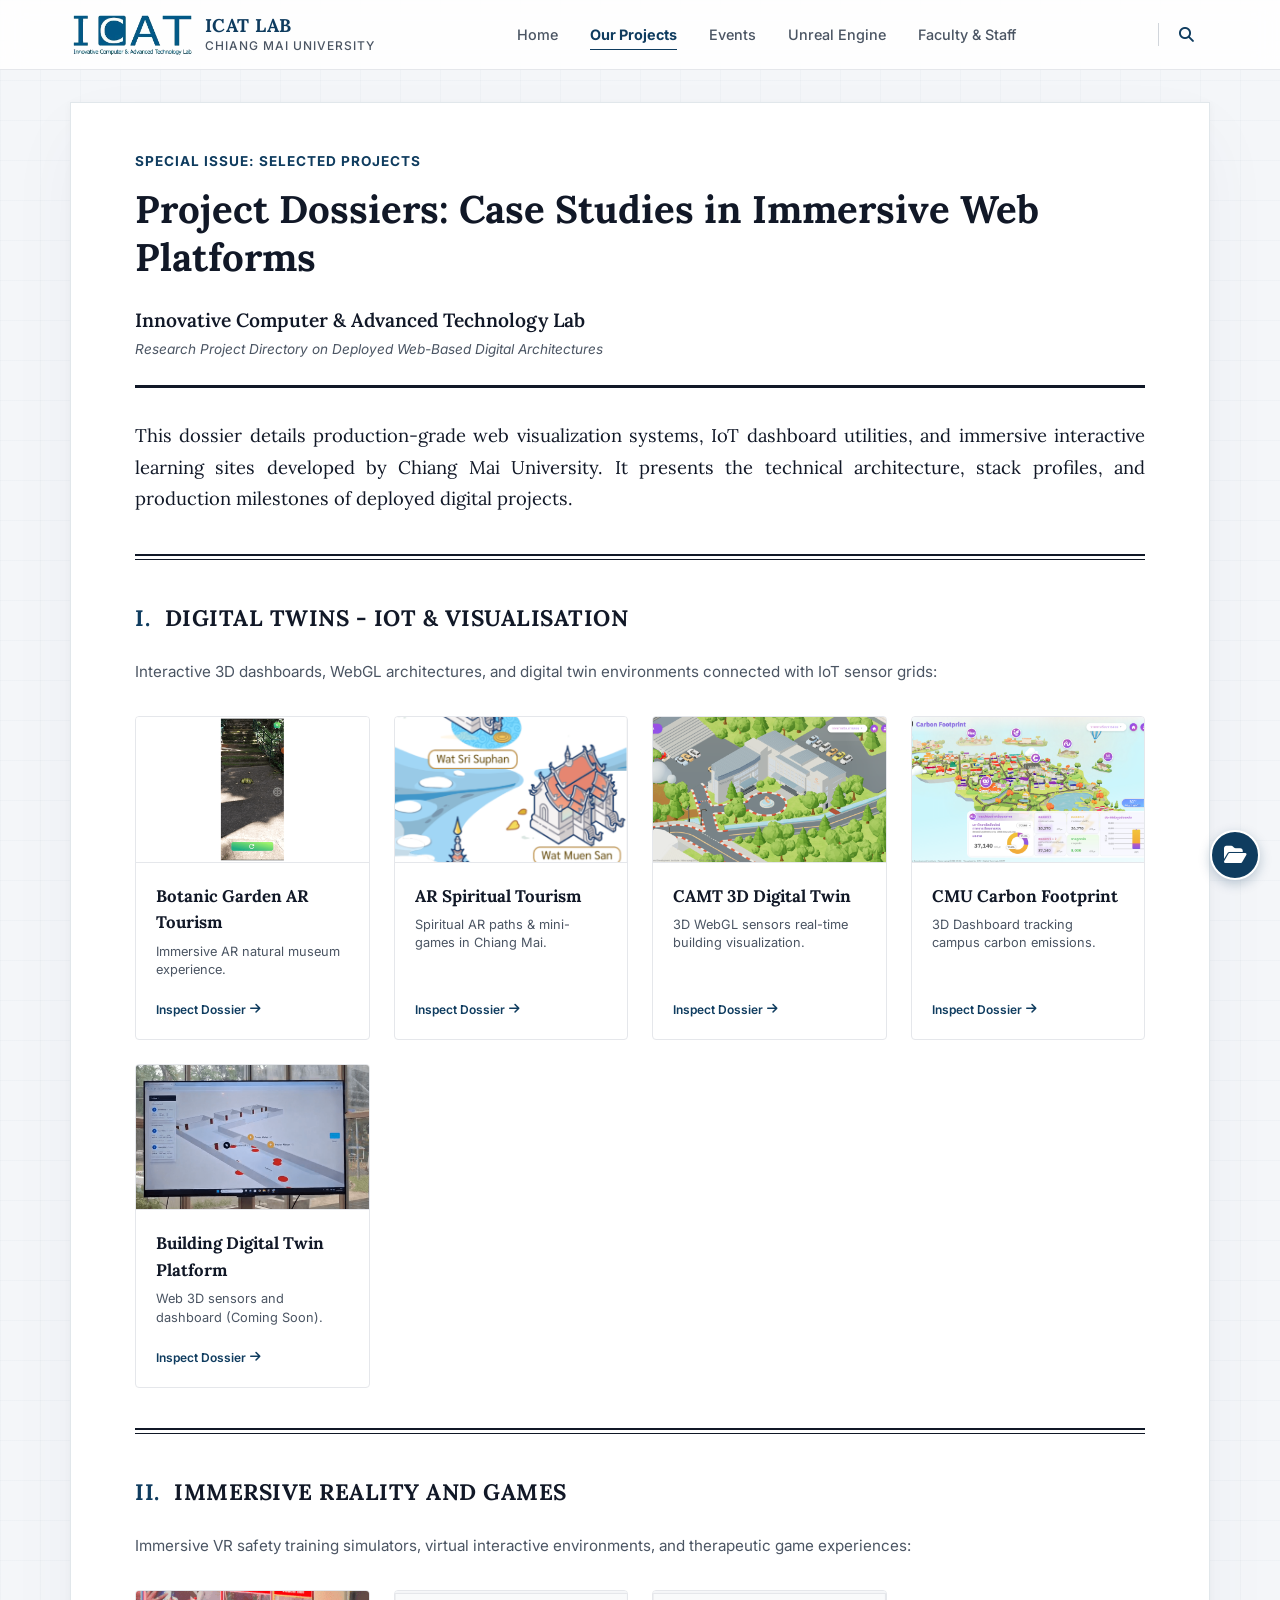
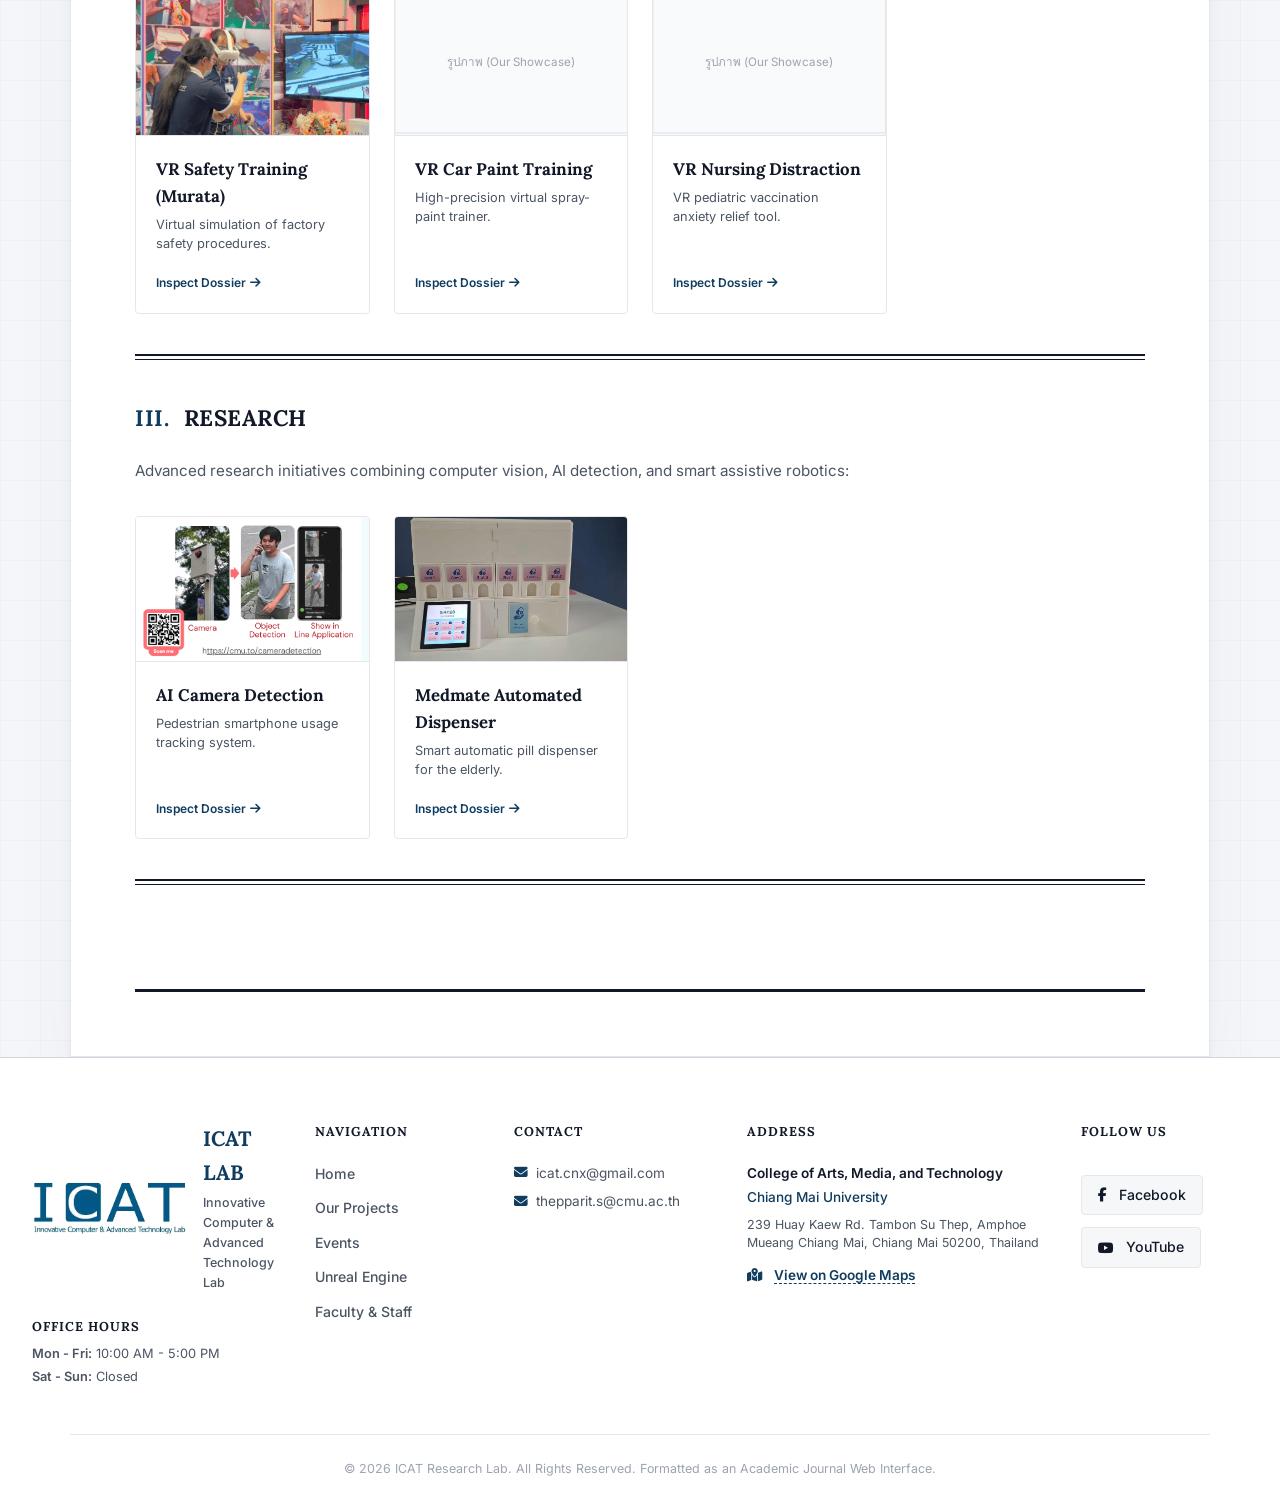
<file: projects.html>
<!DOCTYPE html>
<html lang="en">
<head>
  <meta charset="UTF-8">
  <meta name="viewport" content="width=device-width, initial-scale=1.0">
  <title>Project Dossiers | ICAT Lab Chiang Mai University</title>
  
  <!-- SEO Meta Tags -->
  <meta name="description" content="Technical dossiers of selected research and production-grade web projects by ICAT Lab, Chiang Mai University.">
  <meta name="keywords" content="NetZero, Coral College, Smart City, Digital Twin, Web Applications, CAMT, Chiang Mai University">
  
  <!-- Google Fonts: Lora & Inter -->
  <link rel="preconnect" href="https://fonts.googleapis.com">
  <link rel="preconnect" href="https://fonts.gstatic.com" crossorigin>
  <link href="https://fonts.googleapis.com/css2?family=Inter:wght@300;400;500;600;700&family=Lora:ital,wght@0,400;0,500;0,600;0,700;1,400;1,500&display=swap" rel="stylesheet">
  
  <!-- FontAwesome Icons -->
  <link rel="stylesheet" href="https://cdnjs.cloudflare.com/ajax/libs/font-awesome/6.4.0/css/all.min.css">
  
  <!-- Stylesheets -->
  <link rel="stylesheet" href="index.css?v=1.0.2">
</head>
<body>

  <!-- Pinned Academic Header / Navbar -->
  <header class="journal-navbar" id="top-nav">
    <div class="nav-container">
      <a href="index.html" class="nav-logo">
        <img src="logo.png" alt="ICAT Lab Logo" id="logo-img">
        <div class="logo-text">
          <span class="lab-title">ICAT LAB</span>
          <span class="lab-sub">Chiang Mai University</span>
        </div>
      </a>
      <nav class="nav-links">
        <a href="index.html" class="nav-item">Home</a>
        <a href="projects.html" class="nav-item active-nav-item">Our Projects</a>
        <a href="events.html" class="nav-item">Events</a>
        <a href="unreal.html" class="nav-item">Unreal Engine</a>
        <a href="staff.html" class="nav-item">Faculty & Staff</a>
      </nav>
      <div class="journal-search-container">
        <button id="search-toggle-btn" class="search-toggle-btn" aria-label="Open Search">
          <i class="fa-solid fa-magnifying-glass"></i>
        </button>
        <div id="search-input-wrapper" class="search-input-wrapper hidden">
          <input type="text" id="site-search-input" placeholder="Type to search..." autocomplete="off">
          <button id="search-clear-btn" class="search-clear-btn" aria-label="Clear Search">
            <i class="fa-solid fa-xmark"></i>
          </button>
        </div>
      </div>
    </div>
  </header>

  <!-- Main Content Container styled like a Journal Paper -->
  <main class="paper-layout" style="margin-top: calc(var(--navbar-height) + 2rem);">
    
    <!-- Paper Header Page Metadata -->
    <header class="paper-header">
      <div class="paper-category">SPECIAL ISSUE: SELECTED PROJECTS</div>
      <h1 class="paper-title">Project Dossiers: Case Studies in Immersive Web Platforms</h1>
      
      <div class="paper-authors">
        <p class="author-names">Innovative Computer & Advanced Technology Lab</p>
        <p class="author-affiliations">Research Project Directory on Deployed Web-Based Digital Architectures</p>
      </div>
      
      <hr class="paper-divider-thick">
    </header>

    <p class="subpage-intro-paragraph">
      This dossier details production-grade web visualization systems, IoT dashboard utilities, and immersive interactive learning sites developed by Chiang Mai University. It presents the technical architecture, stack profiles, and production milestones of deployed digital projects.
    </p>

    <div class="paper-divider-double"></div>

    <!-- Section I: Digital Twins - IoT & Visualisation -->
    <section class="paper-section" id="digital-twins-section">
      <h2 class="section-title"><span class="section-num">I.</span> DIGITAL TWINS - IOT & VISUALISATION</h2>
      <p class="section-paragraph">
        Interactive 3D dashboards, WebGL architectures, and digital twin environments connected with IoT sensor grids:
      </p>

      <div class="game-portfolio-grid">
        <!-- Project 1 -->
        <article class="game-portfolio-card" onclick="selectProject('digital-twins', 0)">
          <div class="game-card-thumbnail">
            <img src="Pic/OurProjects/large_Bontanic_Graden.png" alt="Botanic Garden AR Tourism" style="width:100%; height:100%; object-fit:cover; display:block;">
          </div>
          <div class="game-card-info">
            <h4 class="game-card-title">Botanic Garden AR Tourism</h4>
            <p class="game-card-desc">Immersive AR natural museum experience.</p>
            <span class="game-card-action">Inspect Dossier <i class="fa-solid fa-arrow-right"></i></span>
          </div>
        </article>

        <!-- Project 2 -->
        <article class="game-portfolio-card" onclick="selectProject('digital-twins', 1)">
          <div class="game-card-thumbnail">
            <img src="Pic/Muteru.png" alt="AR Spiritual Tourism" style="width:100%; height:100%; object-fit:cover; display:block;">
          </div>
          <div class="game-card-info">
            <h4 class="game-card-title">AR Spiritual Tourism</h4>
            <p class="game-card-desc">Spiritual AR paths & mini-games in Chiang Mai.</p>
            <span class="game-card-action">Inspect Dossier <i class="fa-solid fa-arrow-right"></i></span>
          </div>
        </article>

        <!-- Project 3 -->
        <article class="game-portfolio-card" onclick="selectProject('digital-twins', 2)">
          <div class="game-card-thumbnail">
            <img src="Pic/CarbonFP_2.png" alt="CAMT 3D Digital Twin" style="width:100%; height:100%; object-fit:cover; display:block;">
          </div>
          <div class="game-card-info">
            <h4 class="game-card-title">CAMT 3D Digital Twin</h4>
            <p class="game-card-desc">3D WebGL sensors real-time building visualization.</p>
            <span class="game-card-action">Inspect Dossier <i class="fa-solid fa-arrow-right"></i></span>
          </div>
        </article>

        <!-- Project 4 -->
        <article class="game-portfolio-card" onclick="selectProject('digital-twins', 3)">
          <div class="game-card-thumbnail">
            <img src="Pic/CarbonFP_1.png" alt="CMU Carbon Footprint" style="width:100%; height:100%; object-fit:cover; display:block;">
          </div>
          <div class="game-card-info">
            <h4 class="game-card-title">CMU Carbon Footprint</h4>
            <p class="game-card-desc">3D Dashboard tracking campus carbon emissions.</p>
            <span class="game-card-action">Inspect Dossier <i class="fa-solid fa-arrow-right"></i></span>
          </div>
        </article>

        <!-- Project 5 -->
        <article class="game-portfolio-card" onclick="selectProject('digital-twins', 4)">
          <div class="game-card-thumbnail">
            <img src="Pic/OurProjects/Platform Digital Twin.png" alt="Building Digital Twin Platform" style="width:100%; height:100%; object-fit:cover; display:block;">
          </div>
          <div class="game-card-info">
            <h4 class="game-card-title">Building Digital Twin Platform</h4>
            <p class="game-card-desc">Web 3D sensors and dashboard (Coming Soon).</p>
            <span class="game-card-action">Inspect Dossier <i class="fa-solid fa-arrow-right"></i></span>
          </div>
        </article>
      </div>
    </section>

    <div class="paper-divider-double"></div>

    <!-- Section II: Immersive reality and games -->
    <section class="paper-section" id="immersive-reality-section">
      <h2 class="section-title"><span class="section-num">II.</span> IMMERSIVE REALITY AND GAMES</h2>
      <p class="section-paragraph">
        Immersive VR safety training simulators, virtual interactive environments, and therapeutic game experiences:
      </p>

      <div class="game-portfolio-grid">
        <!-- Project 6 -->
        <article class="game-portfolio-card" onclick="selectProject('immersive-reality', 0)">
          <div class="game-card-thumbnail">
            <img src="Pic/OurProjects/VR_Safety_Training.png" alt="VR Safety Training" style="width:100%; height:100%; object-fit:cover; display:block;">
          </div>
          <div class="game-card-info">
            <h4 class="game-card-title">VR Safety Training (Murata)</h4>
            <p class="game-card-desc">Virtual simulation of factory safety procedures.</p>
            <span class="game-card-action">Inspect Dossier <i class="fa-solid fa-arrow-right"></i></span>
          </div>
        </article>

        <!-- Project 7 -->
        <article class="game-portfolio-card" onclick="selectProject('immersive-reality', 1)">
          <div class="game-card-thumbnail">
            <svg viewBox="0 0 200 120" xmlns="http://www.w3.org/2000/svg">
              <rect width="200" height="120" fill="#f9fafb" stroke="#e5e7eb" stroke-width="1" />
              <text x="50%" y="50%" dominant-baseline="middle" text-anchor="middle" font-family="Inter" font-size="10" fill="#9ca3af">รูปภาพ (Our Showcase)</text>
            </svg>
          </div>
          <div class="game-card-info">
            <h4 class="game-card-title">VR Car Paint Training</h4>
            <p class="game-card-desc">High-precision virtual spray-paint trainer.</p>
            <span class="game-card-action">Inspect Dossier <i class="fa-solid fa-arrow-right"></i></span>
          </div>
        </article>

        <!-- Project 8 -->
        <article class="game-portfolio-card" onclick="selectProject('immersive-reality', 2)">
          <div class="game-card-thumbnail">
            <svg viewBox="0 0 200 120" xmlns="http://www.w3.org/2000/svg">
              <rect width="200" height="120" fill="#f9fafb" stroke="#e5e7eb" stroke-width="1" />
              <text x="50%" y="50%" dominant-baseline="middle" text-anchor="middle" font-family="Inter" font-size="10" fill="#9ca3af">รูปภาพ (Our Showcase)</text>
            </svg>
          </div>
          <div class="game-card-info">
            <h4 class="game-card-title">VR Nursing Distraction</h4>
            <p class="game-card-desc">VR pediatric vaccination anxiety relief tool.</p>
            <span class="game-card-action">Inspect Dossier <i class="fa-solid fa-arrow-right"></i></span>
          </div>
        </article>
      </div>
    </section>

    <div class="paper-divider-double"></div>

    <!-- Section III: Research -->
    <section class="paper-section" id="research-section">
      <h2 class="section-title"><span class="section-num">III.</span> RESEARCH</h2>
      <p class="section-paragraph">
        Advanced research initiatives combining computer vision, AI detection, and smart assistive robotics:
      </p>

      <div class="game-portfolio-grid">
        <!-- Project 9 -->
        <article class="game-portfolio-card" onclick="selectProject('research', 0)">
          <div class="game-card-thumbnail">
            <img src="Pic/OurProjects/AI Camera Detection.png" alt="AI Camera Detection" style="width:100%; height:100%; object-fit:cover; display:block;">
          </div>
          <div class="game-card-info">
            <h4 class="game-card-title">AI Camera Detection</h4>
            <p class="game-card-desc">Pedestrian smartphone usage tracking system.</p>
            <span class="game-card-action">Inspect Dossier <i class="fa-solid fa-arrow-right"></i></span>
          </div>
        </article>

        <!-- Project 10 -->
        <article class="game-portfolio-card" onclick="selectProject('research', 1)">
          <div class="game-card-thumbnail">
            <img src="Pic/OurProjects/large_medmate.jpg" alt="Medmate Automated Dispenser" style="width:100%; height:100%; object-fit:cover; display:block;">
          </div>
          <div class="game-card-info">
            <h4 class="game-card-title">Medmate Automated Dispenser</h4>
            <p class="game-card-desc">Smart automatic pill dispenser for the elderly.</p>
            <span class="game-card-action">Inspect Dossier <i class="fa-solid fa-arrow-right"></i></span>
          </div>
        </article>
      </div>
    </section>

    <div class="paper-divider-double divider-reveal" id="feature-divider"></div>

    <!-- Section IV: Detailed Case Analysis -->
    <section class="paper-section details-reveal-section" id="project-details" style="position: relative;">
      <h2 class="section-title"><span class="section-num">IV.</span> DETAILED CASE ANALYSIS</h2>
      
      <!-- New Floating Circular Close Button -->
      <button class="close-details-btn-round" id="close-project-details" aria-label="Close details">
        <i class="fa-solid fa-xmark"></i>
      </button>

      <div class="project-dossier-grid">
        <!-- Left Side: Our Showcase -->
        <div class="project-dossier-showcase">
          <div class="dossier-showcase-title">OUR SHOWCASE</div>
          <div class="dossier-showcase-placeholder" id="dossier-showcase-placeholder">
            <svg viewBox="0 0 400 300" xmlns="http://www.w3.org/2000/svg">
              <rect width="100%" height="100%" fill="#f9fafb" stroke="#e5e7eb" stroke-width="1.5" />
              <text x="50%" y="50%" dominant-baseline="middle" text-anchor="middle" font-family="Inter" font-size="14" fill="#9ca3af">รูปภาพ (Our Showcase)</text>
            </svg>
          </div>
        </div>

        <!-- Right Side: Project Info -->
        <div class="project-dossier-info">
          <h3 class="dossier-project-title" id="dossier-title">Project Title</h3>
          <span class="dossier-category" id="dossier-category">Category</span>
          
          <div class="dossier-meta-section">
            <h4 class="dossier-sub-header">Article Info</h4>
            <div class="dossier-meta-grid">
              <div class="dossier-meta-item">
                <span class="meta-label">Category</span>
                <span class="meta-value" id="dossier-meta-cat">-</span>
              </div>
              <div class="dossier-meta-item">
                <span class="meta-label">Published</span>
                <span class="meta-value" id="dossier-meta-published">-</span>
              </div>
              <div class="dossier-meta-item">
                <span class="meta-label">Updated</span>
                <span class="meta-value" id="dossier-meta-updated">-</span>
              </div>
            </div>
          </div>

          <div class="dossier-about-section">
            <h4 class="dossier-sub-header">About Project</h4>
            <div class="dossier-desc-container" id="dossier-desc-container">
              <!-- Descriptive paragraphs in Thai populated dynamically -->
            </div>
          </div>
        </div>
      </div>
    </section>

    <hr class="paper-divider-thick page-end-divider">

  </main>

  <footer class="journal-footer">
    <div class="footer-container">
      <!-- Column 1: Logo & Office Hours -->
      <div class="footer-logo-office-block">
        <div class="footer-logo-block">
          <a href="index.html" style="text-decoration: none; display: flex; align-items: center; gap: 1rem;">
            <img src="logo.png" alt="ICAT Lab Logo" class="footer-logo">
            <div class="footer-logo-text">
              <h4>ICAT LAB</h4>
              <p>Innovative Computer & Advanced Technology Lab</p>
            </div>
          </a>
        </div>
        <div class="office-hours-block" style="margin-top: 1.5rem; font-size: 0.8rem; line-height: 1.5; color: var(--text-secondary);">
          <h5 style="font-size: 0.8rem; font-weight: 700; letter-spacing: 1px; margin-bottom: 0.5rem; color: var(--text-primary); text-transform: uppercase;">Office Hours</h5>
          <p style="margin-bottom: 0.25rem;"><span style="font-weight: 600;">Mon - Fri:</span> 10:00 AM - 5:00 PM</p>
          <p style="margin-bottom: 0;"><span style="font-weight: 600;">Sat - Sun:</span> Closed</p>
        </div>
      </div>

      <!-- Column 2: Navigation Links -->
      <div class="footer-nav">
        <h5>NAVIGATION</h5>
        <div class="footer-nav-links">
          <a href="index.html">Home</a>
          <a href="projects.html">Our Projects</a>
          <a href="events.html">Events</a>
          <a href="unreal.html">Unreal Engine</a>
          <a href="staff.html">Faculty & Staff</a>
        </div>
      </div>

      <!-- Column 3: Contact (Emails) -->
      <div class="footer-contact">
        <h5>CONTACT</h5>
        <div class="contact-emails" style="font-size: 0.8rem; line-height: 1.6; color: var(--text-secondary);">
          <p style="margin-bottom: 0.5rem; display: flex; align-items: center; gap: 0.5rem;">
            <i class="fa-solid fa-envelope" style="color: var(--academic-blue);"></i>
            <a href="mailto:icat.cnx@gmail.com" style="color: inherit; text-decoration: none; word-break: break-all;">icat.cnx@gmail.com</a>
          </p>
          <p style="margin-bottom: 0; display: flex; align-items: center; gap: 0.5rem;">
            <i class="fa-solid fa-envelope" style="color: var(--academic-blue);"></i>
            <a href="mailto:thepparit.s@cmu.ac.th" style="color: inherit; text-decoration: none; word-break: break-all;">thepparit.s@cmu.ac.th</a>
          </p>
        </div>
      </div>

      <!-- Column 4: Address -->
      <div class="footer-address">
        <h5>ADDRESS</h5>
        <div class="address-details" style="font-size: 0.8rem; line-height: 1.5; color: var(--text-secondary);">
          <p class="address-title" style="margin-bottom: 0.25rem;">College of Arts, Media, and Technology</p>
          <p class="address-sub" style="margin-bottom: 0.5rem;">Chiang Mai University</p>
          <p class="address-detail" style="margin-bottom: 0.75rem; font-size: 0.78rem;">
            239 Huay Kaew Rd. Tambon Su Thep, Amphoe Mueang Chiang Mai, Chiang Mai 50200, Thailand
          </p>
          <p style="margin-bottom: 0;">
            <i class="fa-solid fa-map-location-dot" style="margin-right: 0.5rem; color: var(--academic-blue);"></i>
            <a href="https://maps.app.goo.gl/ENc3HKMGkkf6SFtN6" target="_blank" rel="noopener noreferrer" style="color: var(--academic-blue); font-weight: 600; text-decoration: none; border-bottom: 1px dashed var(--academic-blue);">View on Google Maps</a>
          </p>
        </div>
      </div>

      <!-- Column 5: Social Media -->
      <div class="footer-social">
        <h5>FOLLOW US</h5>
        <a href="https://www.facebook.com/p/ICAT-Digital-Twin-Lab-61572306429989/" target="_blank"
          rel="noopener noreferrer" class="social-icon facebook" aria-label="Facebook">
          <i class="fa-brands fa-facebook-f"></i>
          <span>Facebook</span>
        </a>
        <a href="https://www.youtube.com/@ICATStudio-cnx" target="_blank"
          rel="noopener noreferrer" class="social-icon youtube" aria-label="YouTube">
          <i class="fa-brands fa-youtube"></i>
          <span>YouTube</span>
        </a>
      </div>
    </div>
    <div class="footer-copyright">
      <p>&copy; 2026 ICAT Research Lab. All Rights Reserved. Formatted as an Academic Journal Web Interface.</p>
    </div>
  </footer>

  <script>
    const PROJECTS_DATA = {
      "digital-twins": [
        {
          title: "Web Application for Queen Sirikit Botanic Garden: Immersive AR Tourism",
          category: "Digital Twins-IoT & Visualisation",
          published: "9/22/2025",
          updated: "9/22/2025",
          about: "เว็บแอปฯ AR ที่จะเปลี่ยนสวนพฤกษศาสตร์ให้กลายเป็นพิพิธภัณฑ์ธรรมชาติเสมือนจริง ให้คุณสัมผัสและเรียนรู้เรื่องราวของสัตว์หายากที่เคยอาศัยอยู่ในพื้นที่ได้แบบ 3D",
          history: "ความเป็นมาและการสร้างสรรค์: เราไม่ได้สร้างแค่แอปพลิเคชัน แต่เราสร้างประตูมิติที่จะพาผู้คนย้อนเวลากลับไปสำรวจความลับของสวนพฤกษศาสตร์สมเด็จพระนางเจ้าสิริกิติ์ ในยุคที่ผู้คนคุ้นเคยกับการใช้หน้าจอมากกว่าการมองโลกจริง โปรเจกต์นี้จึงเป็นความท้าทายในการผสานโลกดิจิทัลเข้ากับความงามของธรรมชาติอย่างลงตัว เราได้ผสานเทคโนโลยี AR (Augmented Reality) ที่ล้ำสมัยเข้ากับข้อมูลทางชีวภาพที่ถูกต้องเพื่อสร้างสรรค์ประสบการณ์ที่เหนือกว่าการเดินชมสวนธรรมดา",
          exciting: "สิ่งที่น่าตื่นเต้น: ลองจินตนาการดูสิครับว่า คุณกำลังเดินอยู่บนเส้นทางศึกษาธรรมชาติที่ร่มรื่น และเมื่อคุณยกสมาร์ทโฟนขึ้นมาส่องไปยังพุ่มไม้ข้างทาง โมเดล 3 มิติ ของสัตว์ป่าหายากที่เคยอาศัยอยู่ในพื้นที่นี้เมื่อหลายสิบปีก่อนก็ปรากฏขึ้นมาต่อหน้าต่อตา! ไม่ว่าจะเป็นนกหายากที่กำลังโฉบเฉี่ยวไปมา หรือสัตว์อื่นๆ ที่คุณไม่เคยเห็นมาก่อน ทุกอย่างจะปรากฏขึ้นมาเสมือนจริง และที่สำคัญคือ ข้อมูลเชิงลึกของสัตว์แต่ละชนิดจะถูกแสดงขึ้นมาพร้อมกัน ทำให้คุณได้เรียนรู้เรื่องราวของพวกมันได้อย่างสนุกสนาน ไม่ใช่แค่การอ่านป้ายข้อมูลที่น่าเบื่ออีกต่อไป นี่คือการสร้างประสบการณ์การท่องเที่ยวแห่งอนาคตที่ผสมผสานความรู้ ความสนุก และความมหัศจรรย์เข้าไว้ด้วยกันอย่างลงตัว",
          image: "Pic/OurProjects/large_Bontanic_Graden.png"
        },
        {
          title: "AR Spiritual Tourism Web App: Themed Routes in Chiang Mai",
          category: "Digital Twins-IoT & Visualisation",
          published: "9/22/2025",
          updated: "9/22/2025",
          about: "เว็บแอปฯ ท่องเที่ยว AR ที่จะพาคุณไปสัมผัสเสน่ห์ของเชียงใหม่ผ่าน 3 เส้นทางพิเศษ \"ศรัทธา ความรัก และความเชื่อ\" พร้อมเกม AR สุดท้าทายในทุกวัด",
          history: "ความเป็นมาและการสร้างสรรค์: จังหวัดเชียงใหม่ไม่ได้มีดีแค่ภูเขาและคาเฟ่ แต่ยังมีเสน่ห์ของวัฒนธรรมและจิตวิญญาณที่ลึกซึ้ง เราอยากปลดล็อกมิติใหม่ของการท่องเที่ยวเชิงวัฒนธรรม จึงได้พัฒนาเว็บแอปพลิเคชันที่ใช้เทคโนโลยี AR เพื่อนำเสนอเส้นทางการท่องเที่ยวที่ไม่เหมือนใคร เราไม่ได้แค่บอกว่า \"ไปวัดไหน\" แต่เราสร้าง \"เส้นทางการเดินทาง\" ที่เชื่อมโยงความเชื่อและความรู้สึกเข้าไว้ด้วยกันอย่างเป็นระบบ",
          exciting: "สิ่งที่น่าตื่นเต้น: คุณสามารถเลือกเส้นทางที่คุณสนใจได้เลย ไม่ว่าจะเป็น \"เส้นทางศรัทธา\" ที่จะพาคุณไปค้นพบเรื่องราวความเชื่อทางศาสนาที่ศักดิ์สิทธิ์, \"เส้นทางความรัก\" ที่จะพาคุณไปสัมผัสตำนานและสถานที่ที่เกี่ยวข้องกับความรักในอดีต, หรือ \"เส้นทางความเชื่อ\" ที่จะพาคุณไปสำรวจความลี้ลับของตำนานพื้นบ้าน และที่พิเศษสุดๆ คือในแต่ละวัดจะมี เกม AR ที่ซ่อนอยู่! เช่น การตามหาวัตถุโบราณเสมือนจริง, การไขปริศนาทางประวัติศาสตร์ หรือการทำภารกิจที่เกี่ยวข้องกับเรื่องราวของวัดนั้นๆ ทำให้การไหว้พระทำบุญของคุณสนุกและมีสีสันยิ่งขึ้น นี่คือการท่องเที่ยวที่ผสมผสานศรัทธากับความสนุกได้อย่างลงตัว",
          image: "Pic/Muteru.png"
        },
        {
          title: "CAMT Digital Twins Web Application: 3D Data Visualisation",
          category: "Digital Twins-IoT & Visualisation",
          published: "9/22/2025",
          updated: "9/22/2025",
          about: "เว็บแอปฯ ที่สร้างแฝดดิจิทัลของอาคาร CAMT เพื่อแสดงผลข้อมูลจาก IoT Sensor แบบเรียลไทม์ในรูปแบบ 3D ช่วยให้การจัดการอาคารเป็นเรื่องง่ายและชาญฉลาด",
          history: "ความเป็นมาและการสร้างสรรค์: เราเชื่อว่าข้อมูลที่ซับซ้อนก็สามารถนำเสนอได้อย่างสวยงามและเข้าใจง่าย โปรเจกต์นี้จึงเป็นการนำแนวคิด Digital Twins หรือการสร้าง \"แฝดดิจิทัล\" ของอาคารจริงมาประยุกต์ใช้เพื่อเป็นเครื่องมือในการบริหารจัดการอาคารในยุคดิจิทัล แทนที่จะต้องนั่งวิเคราะห์ข้อมูลในรูปแบบกราฟหรือตารางที่ซับซ้อน เรานำเสนอทุกอย่างในรูปแบบ โมเดล 3 มิติ ที่เสมือนจริงจนน่าทึ่ง",
          exciting: "สิ่งที่น่าตื่นเต้น: Web Application นี้เปรียบเสมือนศูนย์บัญชาการเสมือนจริงของอาคาร CAMT คุณสามารถมองเห็นอาคารในรูปแบบ 3 มิติได้อย่างละเอียด และที่สำคัญคือ ข้อมูลจาก เซนเซอร์ IoT ที่กระจายอยู่ทั่วอาคารจะถูกแสดงผลแบบ เรียลไทม์ บนโมเดล 3 มิตินี้เลยครับ! คุณสามารถดูอุณหภูมิของแต่ละห้อง, ระดับความชื้น, หรือแม้แต่การใช้พลังงานของแต่ละพื้นที่ได้ในทันที ทำให้ผู้ดูแลอาคารสามารถตรวจสอบสถานะและแก้ไขปัญหาได้อย่างรวดเร็วและแม่นยำ นี่ไม่ใช่แค่การแสดงข้อมูล แต่เป็นการสร้างเครื่องมือที่ทำให้การจัดการอาคารเป็นเรื่องที่ชาญฉลาดและมีประสิทธิภาพอย่างแท้จริง",
          image: "Pic/CarbonFP_2.png"
        },
        {
          title: "CMU Carbon footprint web application (Front-end)",
          category: "Digital Twins-IoT & Visualisation",
          published: "9/22/2025",
          updated: "9/22/2025",
          about: "เว็บแอปฯ ที่แสดงข้อมูล Carbon Emission ในรูปแบบ 3D ช่วยให้การติดตามและทำความเข้าใจปริมาณคาร์บอนฟุตพรินท์ของมหาวิทยาลัยเป็นเรื่องง่ายและน่าสนใจ",
          history: "",
          exciting: "",
          image: "Pic/CarbonFP_1.png"
        },
        {
          title: "Platform Digital Twin for Buildings (Web 3D & Sensors)",
          category: "Digital Twins-IoT & Visualisation",
          published: "Pending",
          updated: "Pending",
          about: "Platform Digital Twin สำหรับอาคาร ด้วย Web 3D และ Sensor (อยู่ระหว่างการรวบรวมเนื้อหาและพัฒนา)",
          history: "",
          exciting: "",
          image: "Pic/OurProjects/Platform Digital Twin.png"
        }
      ],
      "immersive-reality": [
        {
          title: "VR Safety Training for Murata Company",
          category: "Immersive reality and games",
          published: "9/22/2025",
          updated: "9/22/2025",
          about: "ระบบอบรมความปลอดภัยในโรงงานด้วย VR ที่สมจริง ช่วยให้พนักงานเรียนรู้และฝึกซ้อมการรับมือสถานการณ์อันตรายได้อย่างปลอดภัยโดยไม่ต้องเสี่ยง",
          history: "ความเป็นมาและการสร้างสรรค์: การฝึกอบรมความปลอดภัยในโรงงานแบบเดิมๆ มักมีข้อจำกัดด้านเวลา สถานที่ และที่สำคัญคือ \"ความเสี่ยง\" ที่อาจเกิดขึ้นได้ เราจึงได้พัฒนา VR Training Simulation ที่ไม่ใช่แค่การจำลอง แต่เป็นการสร้างโลกเสมือนจริงที่ปลอดภัยและควบคุมได้ เพื่อให้พนักงานได้เรียนรู้และฝึกฝนจนกว่าจะเกิดความชำนาญ",
          exciting: "สิ่งที่น่าตื่นเต้น: เมื่อพนักงานสวมอุปกรณ์ VR พวกเขาจะก้าวเข้าสู่สภาพแวดล้อมเสมือนจริงของโรงงาน Murata ที่มีรายละเอียดครบถ้วน พวกเขาจะได้เรียนรู้วิธีการใช้งานเครื่องจักรที่อันตราย, การปฏิบัติตามกฎความปลอดภัยที่เข้มงวด, และฝึกซ้อมการรับมือกับสถานการณ์ฉุกเฉินต่างๆ ที่อาจเกิดขึ้นได้ เช่น ไฟไหม้ หรือสารเคมีรั่วไหล ทุกการเคลื่อนไหวจะถูกบันทึกและประเมินผล ทำให้พนักงานสามารถเห็นจุดแข็งและจุดที่ต้องปรับปรุงของตัวเองได้อย่างชัดเจน นี่คือการฝึกอบรมที่สามารถทำได้ซ้ำๆ จนกว่าพนักงานจะมั่นใจในความปลอดภัยของตัวเองและเพื่อนร่วมงาน",
          image: "Pic/OurProjects/VR_Safety_Training.png"
        },
        {
          title: "VR Training for Car Paint Factory",
          category: "Immersive reality and games",
          published: "9/22/2025",
          updated: "9/22/2025",
          about: "โปรแกรมฝึกอบรมการพ่นสีรถยนต์ด้วย VR ที่สมจริง ช่วยให้พนักงานพัฒนาทักษะและความแม่นยำได้อย่างรวดเร็วโดยไม่ต้องสิ้นเปลืองทรัพยากร",
          history: "ความเป็นมาและการสร้างสรรค์: การพ่นสีรถยนต์ไม่ใช่แค่ศิลปะ แต่ต้องอาศัยทักษะทางเทคนิคที่แม่นยำ ซึ่งต้องอาศัยการฝึกฝนอย่างหนักหน่วงด้วยอุปกรณ์จริง ซึ่งมีต้นทุนสูงทั้งในเรื่องของสี, วัสดุ, และการทำความสะอาด เราจึงนำเทคโนโลยี VR มาใช้เพื่อสร้าง \"ห้องฝึกฝน\" ที่ไร้ขีดจำกัด",
          exciting: "สิ่งที่น่าตื่นเต้น: พนักงานฝึกหัดสามารถสวมแว่น VR และจับ \"หัวพ่นสีเสมือนจริง\" เพื่อเริ่มฝึกฝนได้ทันที ไม่ว่าจะเป็นการฝึกการควบคุมน้ำหนักมือ, การรักษาระยะห่างจากพื้นผิว, หรือการสร้างความหนาของชั้นสีให้สม่ำเสมอ ทุกอย่างจะถูกจำลองขึ้นมาอย่างสมจริงจนแยกไม่ออกระหว่างโลกจริงกับโลกเสมือนจริง และที่เจ๋งสุดๆ คือระบบสามารถประเมินผลการพ่นสีแบบ เรียลไทม์ ได้เลยว่ามีจุดไหนที่พ่นบางไป หนาไป หรือไม่เรียบเนียน ทำให้พนักงานสามารถเรียนรู้จากข้อผิดพลาดและพัฒนาทักษะของตนเองได้อย่างก้าวกระโดดโดยไม่ต้องสิ้นเปลืองทรัพยากรเลยแม้แต่น้อย"
        },
        {
          title: "VR Animation for Injection Training – Faculty of Nursing, CMU",
          category: "Immersive reality and games",
          published: "9/22/2025",
          updated: "9/22/2025",
          about: "แอนิเมชัน VR เพื่อเบี่ยงเบนความสนใจ of เด็กก่อนฉีดยา ทำให้ประสบการณ์การฉีดยาของเด็กๆ ไม่น่ากลัวอีกต่อไป",
          history: "",
          exciting: ""
        }
      ],
      "research": [
        {
          title: "AI Camera Detection",
          category: "Research",
          published: "9/22/2025",
          updated: "9/22/2025",
          about: "โปรเจกต์วิจัย AI Camera ที่พัฒนาขึ้นเพื่อตรวจจับและติดตามบุคคลบนทางเท้าที่กำลังใช้งานโทรศัพท์มือถือขณะเดิน",
          history: "",
          exciting: "",
          image: "Pic/OurProjects/AI Camera Detection.png"
        },
        {
          title: "Medmate: Automated Medicine Dispenser",
          category: "Research",
          published: "9/22/2025",
          updated: "9/22/2025",
          about: "Medmate: อุปกรณ์จ่ายยาอัตโนมัติสำหรับผู้สูงอายุ ช่วยให้การทานยาเป็นไปอย่างถูกต้องและตรงเวลา ลดภาระของผู้ดูแล",
          history: "ความเป็นมาและการสร้างสรรค์: ภาระของผู้ดูแลผู้สูงอายุในการจัดยาให้ตรงเวลาและถูกต้องเป็นเรื่องที่ท้าทายมาก เราจึงได้คิดค้น Medmate อุปกรณ์จ่ายยาอัตโนมัติที่ถูกออกแบบมาเพื่อลดความผิดพลาดและเพิ่มความสะดวกสบายในการดูแลผู้สูงอายุให้มีคุณภาพชีวิตที่ดีขึ้น",
          exciting: "สิ่งที่น่าตื่นเต้น: Medmate ไม่ใช่แค่กล่องใส่ยาธรรมดา แต่เป็นระบบอัจฉริยะที่ผู้ดูแลสามารถตั้งค่าการจ่ายยาได้ล่วงหน้าเป็นรายวันหรือรายสัปดาห์เลยครับ เมื่อถึงเวลาที่กำหนด อุปกรณ์จะส่งสัญญาณเตือนด้วยเสียงและแสงเพื่อให้ผู้สูงอายุรู้ว่าถึงเวลาทานยาแล้ว จากนั้นช่องใส่ยาที่ถูกต้องจะเปิดออกโดยอัตโนมัติ ทำให้หมดปัญหาเรื่องการลืมทานยาหรือทานยาผิดเวลา และที่สำคัญคือ Medmate สามารถส่งข้อมูลการทานยาไปยังแอปพลิเคชันของผู้ดูแลได้ ทำให้มั่นใจได้ว่าผู้สูงอายุได้รับยาครบถ้วนและตรงตามแผน นี่คือการนำเทคโนโลยีมาใช้เพื่อสร้างความสัมพันธ์ที่ดีและยกระดับการดูแลให้ดีกว่าเดิมครับ",
          image: "Pic/OurProjects/large_medmate.jpg"
        }
      ]
    };

    function selectProject(category, idx) {
      const data = PROJECTS_DATA[category][idx];
      if (!data) return;

      document.getElementById('dossier-title').textContent = data.title;
      document.getElementById('dossier-category').textContent = data.category;
      document.getElementById('dossier-meta-cat').textContent = data.category;
      document.getElementById('dossier-meta-published').textContent = data.published;
      document.getElementById('dossier-meta-updated').textContent = data.updated;

      // Populate showcase image or default SVG
      const showcasePlaceholder = document.getElementById('dossier-showcase-placeholder');
      if (showcasePlaceholder) {
        if (data.image) {
          showcasePlaceholder.innerHTML = `<img src="${data.image}" alt="${data.title}" style="width:100%; height:100%; object-fit:cover; display:block;">`;
        } else {
          showcasePlaceholder.innerHTML = `
            <svg viewBox="0 0 400 300" xmlns="http://www.w3.org/2000/svg">
              <rect width="100%" height="100%" fill="#f9fafb" stroke="#e5e7eb" stroke-width="1.5" />
              <text x="50%" y="50%" dominant-baseline="middle" text-anchor="middle" font-family="Inter" font-size="14" fill="#9ca3af">รูปภาพ (Our Showcase)</text>
            </svg>
          `;
        }
      }

      // Populate description
      const descContainer = document.getElementById('dossier-desc-container');
      descContainer.innerHTML = '';
      
      const pAbout = document.createElement('p');
      pAbout.className = 'justify-text';
      pAbout.style.fontWeight = '600';
      pAbout.textContent = data.about;
      descContainer.appendChild(pAbout);

      if (data.history) {
        const pHistory = document.createElement('p');
        pHistory.className = 'justify-text';
        pHistory.textContent = data.history;
        descContainer.appendChild(pHistory);
      }

      if (data.exciting) {
        const pExciting = document.createElement('p');
        pExciting.className = 'justify-text';
        pExciting.textContent = data.exciting;
        descContainer.appendChild(pExciting);
      }

      // Update card active states
      const cards = document.querySelectorAll('.game-portfolio-card');
      cards.forEach(card => card.classList.remove('active-card'));
      
      // Find the clicked card and set active
      try {
        if (window.event && window.event.currentTarget) {
          window.event.currentTarget.classList.add('active-card');
        } else if (typeof event !== 'undefined' && event && event.currentTarget) {
          event.currentTarget.classList.add('active-card');
        }
      } catch (e) {
        console.error("Error setting active card:", e);
      }

      const element = document.getElementById('project-details');
      const divider = document.getElementById('feature-divider');
      
      if (element) {
        if (divider) divider.classList.add('revealed');
        element.classList.add('revealed');
        
        setTimeout(() => {
          const offset = 90;
          const elementPosition = element.getBoundingClientRect().top;
          const offsetPosition = elementPosition + window.pageYOffset - offset;
          window.scrollTo({
            top: offsetPosition,
            behavior: 'smooth'
          });
        }, 150);
      }
    }

    document.addEventListener('DOMContentLoaded', () => {
      const closeBtn = document.getElementById('close-project-details');
      if (closeBtn) {
        closeBtn.addEventListener('click', () => {
          const element = document.getElementById('project-details');
          const divider = document.getElementById('feature-divider');
          if (element) element.classList.remove('revealed');
          if (divider) divider.classList.remove('revealed');
          
          const portfolio = document.getElementById('digital-twins-section');
          if (portfolio) {
            setTimeout(() => {
              const offset = 90;
              const portfolioPosition = portfolio.getBoundingClientRect().top;
              const offsetPosition = portfolioPosition + window.pageYOffset - offset;
              window.scrollTo({
                top: offsetPosition,
                behavior: 'smooth'
              });
            }, 50);
          }
        });
      }
    });
  </script>

  <script src="desktop-widget.js?v=1.0.2"></script>
</body>
</html>
</file>
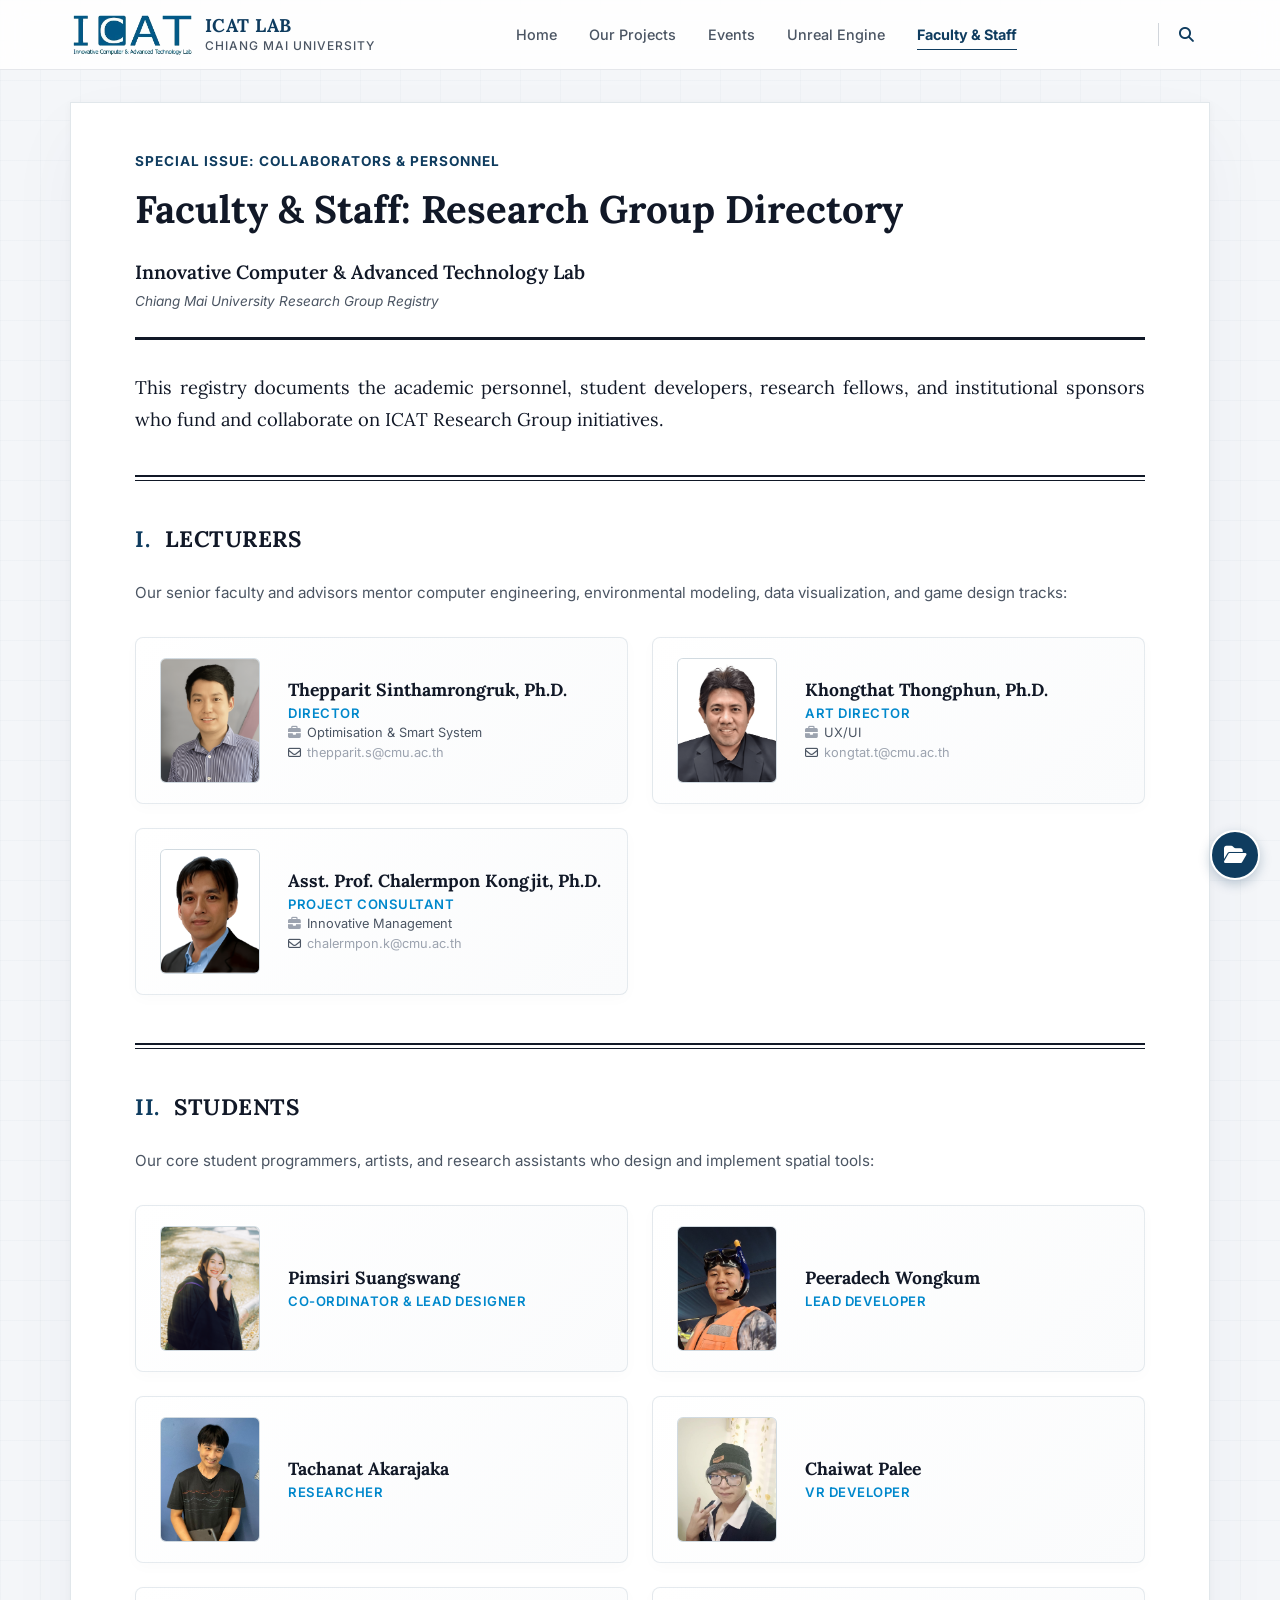
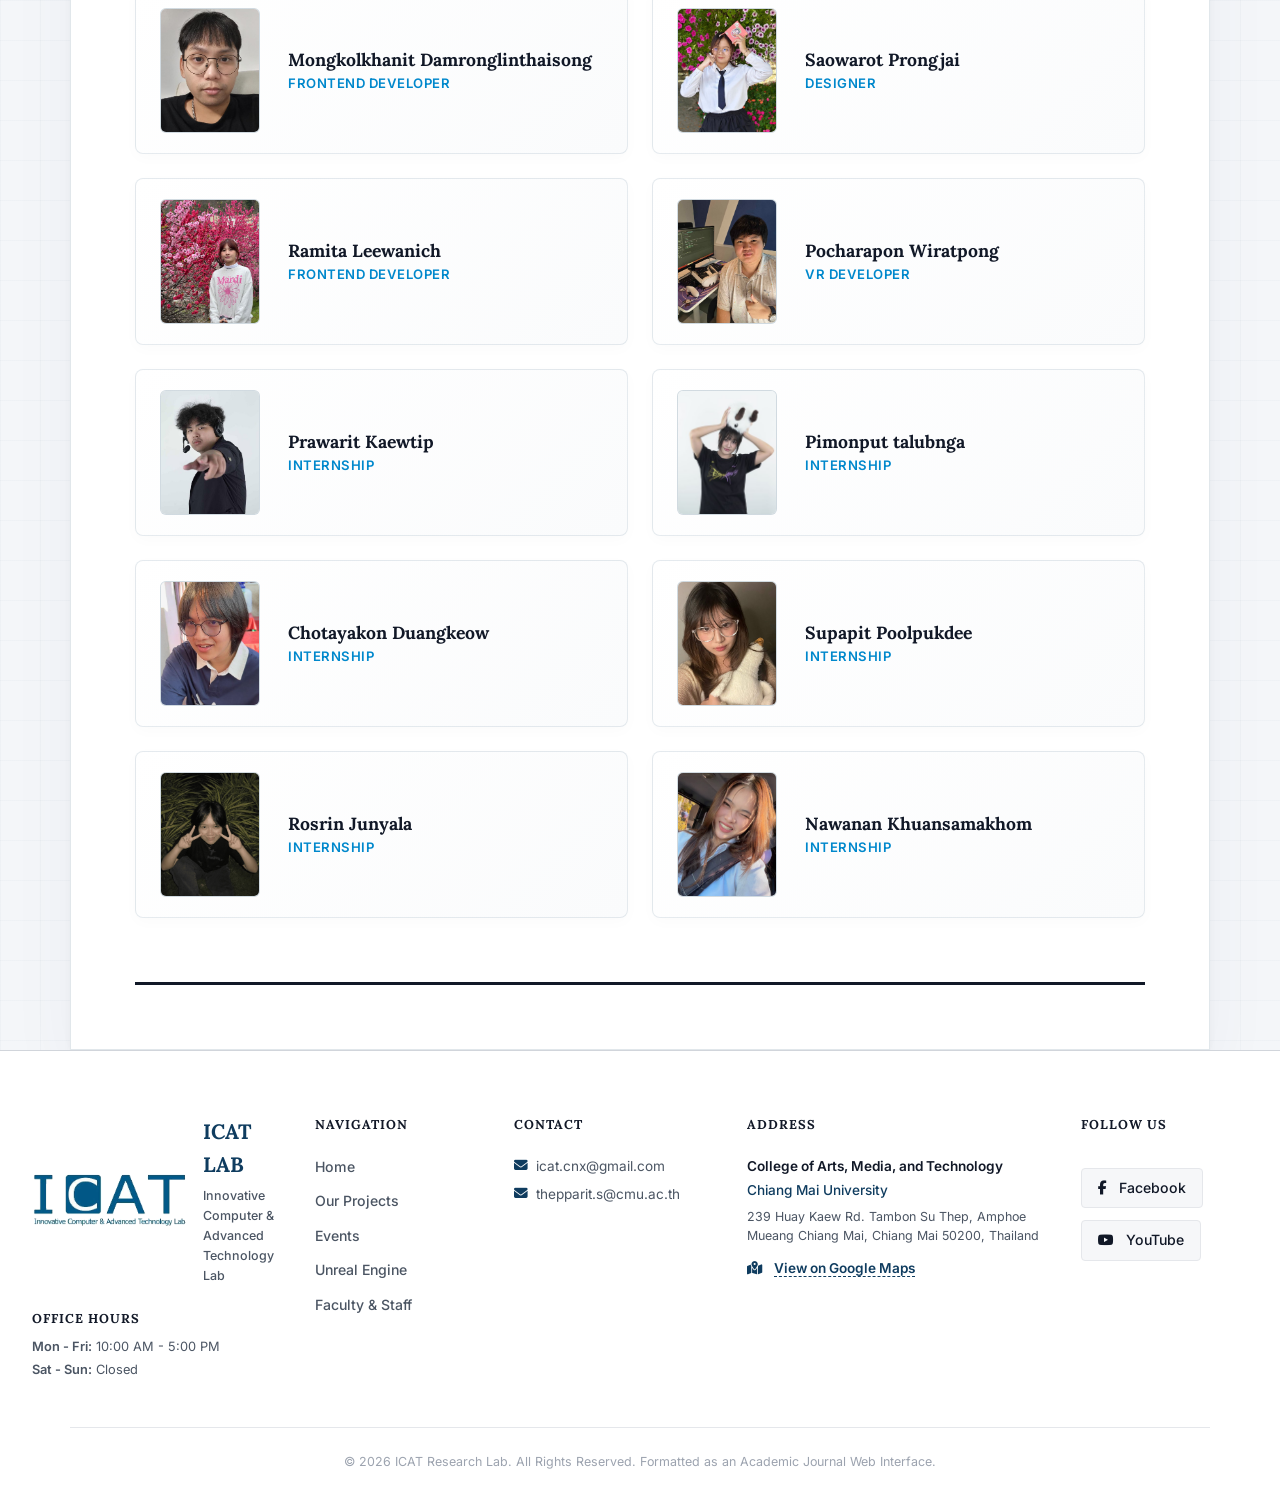
<file: staff.html>
<!DOCTYPE html>
<html lang="en">

<head>
  <meta charset="UTF-8">
  <meta name="viewport" content="width=device-width, initial-scale=1.0">
  <title>Faculty & Staff | ICAT Lab Chiang Mai University</title>

  <!-- SEO Meta Tags -->
  <meta name="description"
    content="Academic advisory listings, research personnel, student developers, and collaborating partners of ICAT Research Lab, Chiang Mai University.">
  <meta name="keywords" content="Faculty, Staff, Students, Advisors, Partners, CAMT, Chiang Mai University">

  <!-- Google Fonts: Lora & Inter -->
  <link rel="preconnect" href="https://fonts.googleapis.com">
  <link rel="preconnect" href="https://fonts.gstatic.com" crossorigin>
  <link
    href="https://fonts.googleapis.com/css2?family=Inter:wght@300;400;500;600;700&family=Lora:ital,wght@0,400;0,500;0,600;0,700;1,400;1,500&display=swap"
    rel="stylesheet">

  <!-- FontAwesome Icons -->
  <link rel="stylesheet" href="https://cdnjs.cloudflare.com/ajax/libs/font-awesome/6.4.0/css/all.min.css">

  <!-- Stylesheets -->
  <link rel="stylesheet" href="index.css?v=1.0.2">
</head>

<body>

  <!-- Pinned Academic Header / Navbar -->
  <header class="journal-navbar" id="top-nav">
    <div class="nav-container">
      <a href="index.html" class="nav-logo">
        <img src="logo.png" alt="ICAT Lab Logo" id="logo-img">
        <div class="logo-text">
          <span class="lab-title">ICAT LAB</span>
          <span class="lab-sub">Chiang Mai University</span>
        </div>
      </a>
      <nav class="nav-links">
        <a href="index.html" class="nav-item">Home</a>
        <a href="projects.html" class="nav-item">Our Projects</a>
        <a href="events.html" class="nav-item">Events</a>
        <a href="unreal.html" class="nav-item">Unreal Engine</a>
        <a href="staff.html" class="nav-item active-nav-item">Faculty & Staff</a>
      </nav>
      <div class="journal-search-container">
        <button id="search-toggle-btn" class="search-toggle-btn" aria-label="Open Search">
          <i class="fa-solid fa-magnifying-glass"></i>
        </button>
        <div id="search-input-wrapper" class="search-input-wrapper hidden">
          <input type="text" id="site-search-input" placeholder="Type to search..." autocomplete="off">
          <button id="search-clear-btn" class="search-clear-btn" aria-label="Clear Search">
            <i class="fa-solid fa-xmark"></i>
          </button>
        </div>
      </div>
    </div>
  </header>

  <!-- Main Content Container styled like a Journal Paper -->
  <main class="paper-layout" style="margin-top: calc(var(--navbar-height) + 2rem);">

    <!-- Paper Header Page Metadata -->
    <header class="paper-header">
      <div class="paper-category">SPECIAL ISSUE: COLLABORATORS & PERSONNEL</div>
      <h1 class="paper-title">Faculty & Staff: Research Group Directory</h1>

      <div class="paper-authors">
        <p class="author-names">Innovative Computer & Advanced Technology Lab</p>
        <p class="author-affiliations">Chiang Mai University Research Group Registry</p>
      </div>

      <hr class="paper-divider-thick">
    </header>

    <p class="subpage-intro-paragraph">
      This registry documents the academic personnel, student developers, research fellows, and institutional sponsors
      who fund and collaborate on ICAT Research Group initiatives.
    </p>

    <div class="paper-divider-double"></div>

    <!-- Section I: Lecturers (Advisors & PIs) -->
    <section class="paper-section">
      <h2 class="section-title"><span class="section-num">I.</span> LECTURERS</h2>
      <p class="section-paragraph">
        Our senior faculty and advisors mentor computer engineering, environmental modeling, data visualization, and
        game design tracks:
      </p>

      <div class="staff-dir-grid">
        <!-- Lecturer 1 -->
        <div class="staff-dir-card staff-dir-card--clickable" id="card-thepparit" role="button" tabindex="0" aria-label="Thepparit Sinthamrongruk – Click to read research articles" onclick="openResearchModal()" onkeydown="if(event.key==='Enter'||event.key===' ')openResearchModal()">
          <div class="staff-dir-picture-placeholder">
            <img src="Pic/STAFF/Thepparit.png" alt="Thepparit Sinthamrongruk">
          </div>
          <div class="staff-dir-details">
            <h4 class="staff-dir-name">Thepparit Sinthamrongruk, Ph.D.</h4>
            <p class="staff-dir-role">Director</p>
            <p class="staff-dir-work"><i class="fa-solid fa-briefcase"></i> Optimisation &amp; Smart System</p>
            <p class="staff-dir-email"><i class="fa-regular fa-envelope"></i> thepparit.s@cmu.ac.th</p>
          </div>
        </div>

        <!-- Lecturer 2 -->
        <div class="staff-dir-card">
          <div class="staff-dir-picture-placeholder">
            <img src="Pic/STAFF/Khongthat.png" alt="Khongthat Thongphun">
          </div>
          <div class="staff-dir-details">
            <h4 class="staff-dir-name">Khongthat Thongphun, Ph.D.</h4>
            <p class="staff-dir-role">Art Director</p>
            <p class="staff-dir-work"><i class="fa-solid fa-briefcase"></i> UX/UI</p>
            <p class="staff-dir-email"><i class="fa-regular fa-envelope"></i> kongtat.t@cmu.ac.th</p>
          </div>
        </div>

        <!-- Lecturer 3 -->
        <div class="staff-dir-card">
          <div class="staff-dir-picture-placeholder">
            <img src="Pic/STAFF/Asst.Prof. Chalermpon.png" alt="Asst. Prof. Chalermpon Kongjit">
          </div>
          <div class="staff-dir-details">
            <h4 class="staff-dir-name">Asst. Prof. Chalermpon Kongjit, Ph.D.</h4>
            <p class="staff-dir-role">Project Consultant</p>
            <p class="staff-dir-work"><i class="fa-solid fa-briefcase"></i> Innovative Management</p>
            <p class="staff-dir-email"><i class="fa-regular fa-envelope"></i> chalermpon.k@cmu.ac.th</p>
          </div>
        </div>
      </div>
    </section>

    <div class="paper-divider-double"></div>

    <!-- Section II: Students & Research Personnel -->
    <section class="paper-section">
      <h2 class="section-title"><span class="section-num">II.</span> STUDENTS</h2>
      <p class="section-paragraph">
        Our core student programmers, artists, and research assistants who design and implement spatial tools:
      </p>

      <div class="staff-dir-grid">
        <!-- Student 1 -->
        <div class="staff-dir-card">
          <div class="staff-dir-picture-placeholder">
            <img src="Pic/STAFF/Pimsiri Suangswang.png" alt="Pimsiri Suangswang">
          </div>
          <div class="staff-dir-details">
            <h4 class="staff-dir-name">Pimsiri Suangswang</h4>
            <p class="staff-dir-role">Co-ordinator & Lead Designer</p>
          </div>
        </div>

        <!-- Student 2 -->
        <div class="staff-dir-card">
          <div class="staff-dir-picture-placeholder">
            <img src="Pic/STAFF/Peeradech.jpg" alt="Peeradech Wongkum">
          </div>
          <div class="staff-dir-details">
            <h4 class="staff-dir-name">Peeradech Wongkum</h4>
            <p class="staff-dir-role">Lead Developer</p>
          </div>
        </div>

        <!-- Student 3 -->
        <div class="staff-dir-card">
          <div class="staff-dir-picture-placeholder">
            <img src="Pic/STAFF/Tachanat Akarajaka.jpg" alt="Tachanat Akarajaka">
          </div>
          <div class="staff-dir-details">
            <h4 class="staff-dir-name">Tachanat Akarajaka</h4>
            <p class="staff-dir-role">Researcher</p>
          </div>
        </div>

        <!-- Student 4 -->
        <div class="staff-dir-card">
          <div class="staff-dir-picture-placeholder">
            <img src="Pic/STAFF/Chaiwat Palee.jpg" alt="Chaiwat Palee">
          </div>
          <div class="staff-dir-details">
            <h4 class="staff-dir-name">Chaiwat Palee</h4>
            <p class="staff-dir-role">VR Developer</p>
          </div>
        </div>

        <!-- Student 5 -->
        <div class="staff-dir-card">
          <div class="staff-dir-picture-placeholder">
            <img src="Pic/STAFF/Mongkolkhanit Damronglinthaisong.jpg" alt="Mongkolkhanit Damronglinthaisong">
          </div>
          <div class="staff-dir-details">
            <h4 class="staff-dir-name">Mongkolkhanit Damronglinthaisong</h4>
            <p class="staff-dir-role">Frontend Developer</p>
          </div>
        </div>

        <!-- Student 6 -->
        <div class="staff-dir-card">
          <div class="staff-dir-picture-placeholder">
            <img src="Pic/STAFF/Saowarot Prongjai.jpg" alt="Saowarot Prongjai">
          </div>
          <div class="staff-dir-details">
            <h4 class="staff-dir-name">Saowarot Prongjai</h4>
            <p class="staff-dir-role">Designer</p>
          </div>
        </div>

        <!-- Student 7 -->
        <div class="staff-dir-card">
          <div class="staff-dir-picture-placeholder">
            <img src="Pic/STAFF/Ramita Leewanich.jpg" alt="Ramita Leewanich">
          </div>
          <div class="staff-dir-details">
            <h4 class="staff-dir-name">Ramita Leewanich</h4>
            <p class="staff-dir-role">Frontend Developer</p>
          </div>
        </div>

        <!-- Student 8 -->
        <div class="staff-dir-card">
          <div class="staff-dir-picture-placeholder">
            <img src="Pic/STAFF/Pocharapon Wiratpong.jpg" alt="Pocharapon Wiratpong">
          </div>
          <div class="staff-dir-details">
            <h4 class="staff-dir-name">Pocharapon Wiratpong</h4>
            <p class="staff-dir-role">VR Developer</p>
          </div>
        </div>

        <!-- Student 9 -->
        <div class="staff-dir-card">
          <div class="staff-dir-picture-placeholder">
            <img src="Pic/STAFF/Prawarit Kaewtip.jpg" alt="Prawarit Kaewtip">
          </div>
          <div class="staff-dir-details">
            <h4 class="staff-dir-name">Prawarit Kaewtip</h4>
            <p class="staff-dir-role">Internship</p>
          </div>
        </div>

        <!-- Student 10 -->
        <div class="staff-dir-card">
          <div class="staff-dir-picture-placeholder">
            <img src="Pic/STAFF/Pimonput talubnga.jpg" alt="Pimonput talubnga">
          </div>
          <div class="staff-dir-details">
            <h4 class="staff-dir-name">Pimonput talubnga</h4>
            <p class="staff-dir-role">Internship</p>
          </div>
        </div>

        <!-- Student 11 -->
        <div class="staff-dir-card">
          <div class="staff-dir-picture-placeholder">
            <img src="Pic/STAFF/Chotayakon Duangkeow.jpg" alt="Chotayakon Duangkeow">
          </div>
          <div class="staff-dir-details">
            <h4 class="staff-dir-name">Chotayakon Duangkeow</h4>
            <p class="staff-dir-role">Internship</p>
          </div>
        </div>

        <!-- Student 12 -->
        <div class="staff-dir-card">
          <div class="staff-dir-picture-placeholder">
            <img src="Pic/STAFF/Supapit Poolpukdee.jpg" alt="Supapit Poolpukdee">
          </div>
          <div class="staff-dir-details">
            <h4 class="staff-dir-name">Supapit Poolpukdee</h4>
            <p class="staff-dir-role">Internship</p>
          </div>
        </div>

        <!-- Student 13 -->
        <div class="staff-dir-card">
          <div class="staff-dir-picture-placeholder">
            <img src="Pic/STAFF/Rosrin Junyala.png" alt="Rosrin Junyala">
          </div>
          <div class="staff-dir-details">
            <h4 class="staff-dir-name">Rosrin Junyala</h4>
            <p class="staff-dir-role">Internship</p>
          </div>
        </div>

        <!-- Student 14 -->
        <div class="staff-dir-card">
          <div class="staff-dir-picture-placeholder">
            <img src="Pic/STAFF/NAWANAN.jfif" alt="Nawanan Khuansamakhom">
          </div>
          <div class="staff-dir-details">
            <h4 class="staff-dir-name">Nawanan Khuansamakhom</h4>
            <p class="staff-dir-role">Internship</p>
          </div>
        </div>
      </div>
    </section>
    <hr class="paper-divider-thick page-end-divider">

  </main>

  <footer class="journal-footer">
    <div class="footer-container">
      <!-- Column 1: Logo & Office Hours -->
      <div class="footer-logo-office-block">
        <div class="footer-logo-block">
          <a href="index.html" style="text-decoration: none; display: flex; align-items: center; gap: 1rem;">
            <img src="logo.png" alt="ICAT Lab Logo" class="footer-logo">
            <div class="footer-logo-text">
              <h4>ICAT LAB</h4>
              <p>Innovative Computer & Advanced Technology Lab</p>
            </div>
          </a>
        </div>
        <div class="office-hours-block" style="margin-top: 1.5rem; font-size: 0.8rem; line-height: 1.5; color: var(--text-secondary);">
          <h5 style="font-size: 0.8rem; font-weight: 700; letter-spacing: 1px; margin-bottom: 0.5rem; color: var(--text-primary); text-transform: uppercase;">Office Hours</h5>
          <p style="margin-bottom: 0.25rem;"><span style="font-weight: 600;">Mon - Fri:</span> 10:00 AM - 5:00 PM</p>
          <p style="margin-bottom: 0;"><span style="font-weight: 600;">Sat - Sun:</span> Closed</p>
        </div>
      </div>

      <!-- Column 2: Navigation Links -->
      <div class="footer-nav">
        <h5>NAVIGATION</h5>
        <div class="footer-nav-links">
          <a href="index.html">Home</a>
          <a href="projects.html">Our Projects</a>
          <a href="events.html">Events</a>
          <a href="unreal.html">Unreal Engine</a>
          <a href="staff.html">Faculty & Staff</a>
        </div>
      </div>

      <!-- Column 3: Contact (Emails) -->
      <div class="footer-contact">
        <h5>CONTACT</h5>
        <div class="contact-emails" style="font-size: 0.8rem; line-height: 1.6; color: var(--text-secondary);">
          <p style="margin-bottom: 0.5rem; display: flex; align-items: center; gap: 0.5rem;">
            <i class="fa-solid fa-envelope" style="color: var(--academic-blue);"></i>
            <a href="mailto:icat.cnx@gmail.com" style="color: inherit; text-decoration: none; word-break: break-all;">icat.cnx@gmail.com</a>
          </p>
          <p style="margin-bottom: 0; display: flex; align-items: center; gap: 0.5rem;">
            <i class="fa-solid fa-envelope" style="color: var(--academic-blue);"></i>
            <a href="mailto:thepparit.s@cmu.ac.th" style="color: inherit; text-decoration: none; word-break: break-all;">thepparit.s@cmu.ac.th</a>
          </p>
        </div>
      </div>

      <!-- Column 4: Address -->
      <div class="footer-address">
        <h5>ADDRESS</h5>
        <div class="address-details" style="font-size: 0.8rem; line-height: 1.5; color: var(--text-secondary);">
          <p class="address-title" style="margin-bottom: 0.25rem;">College of Arts, Media, and Technology</p>
          <p class="address-sub" style="margin-bottom: 0.5rem;">Chiang Mai University</p>
          <p class="address-detail" style="margin-bottom: 0.75rem; font-size: 0.78rem;">
            239 Huay Kaew Rd. Tambon Su Thep, Amphoe Mueang Chiang Mai, Chiang Mai 50200, Thailand
          </p>
          <p style="margin-bottom: 0;">
            <i class="fa-solid fa-map-location-dot" style="margin-right: 0.5rem; color: var(--academic-blue);"></i>
            <a href="https://maps.app.goo.gl/ENc3HKMGkkf6SFtN6" target="_blank" rel="noopener noreferrer" style="color: var(--academic-blue); font-weight: 600; text-decoration: none; border-bottom: 1px dashed var(--academic-blue);">View on Google Maps</a>
          </p>
        </div>
      </div>

      <!-- Column 5: Social Media -->
      <div class="footer-social">
        <h5>FOLLOW US</h5>
        <a href="https://www.facebook.com/p/ICAT-Digital-Twin-Lab-61572306429989/" target="_blank"
          rel="noopener noreferrer" class="social-icon facebook" aria-label="Facebook">
          <i class="fa-brands fa-facebook-f"></i>
          <span>Facebook</span>
        </a>
        <a href="https://www.youtube.com/@ICATStudio-cnx" target="_blank"
          rel="noopener noreferrer" class="social-icon youtube" aria-label="YouTube">
          <i class="fa-brands fa-youtube"></i>
          <span>YouTube</span>
        </a>
      </div>
    </div>
    <div class="footer-copyright">
      <p>&copy; 2026 ICAT Research Lab. All Rights Reserved. Formatted as an Academic Journal Web Interface.</p>
    </div>
  </footer>

  <script src="desktop-widget.js?v=1.0.2"></script>

  <!-- =====================================================================
       RESEARCH PUBLICATIONS MODAL – Thepparit Sinthamrongruk, Ph.D.
       ===================================================================== -->
  <div id="research-modal-overlay" class="research-modal-overlay" role="dialog" aria-modal="true" aria-labelledby="research-modal-title" onclick="handleModalOverlayClick(event)">
    <div class="research-modal-panel" id="research-modal-panel">

      <!-- Modal Header — Centered with gradient title -->
      <div class="research-modal-header">
        <div class="research-modal-header-center">
          <span class="research-modal-label"><i class="fa-solid fa-flask"></i> RESEARCH OUTPUT</span>
          <h2 class="research-modal-title" id="research-modal-title">Thepparit Sinthamrongruk, Ph.D.</h2>
          <p class="research-modal-subtitle">Published Articles &amp; Conference Papers &mdash; sorted by latest first</p>
        </div>
        <button class="research-modal-close" id="research-modal-close" onclick="closeResearchModal()" aria-label="Close">
          <i class="fa-solid fa-xmark"></i>
        </button>
      </div>

      <!-- Publications List (newest → oldest by full date) -->
      <div class="research-pub-list">

        <!-- 1. Electronics — 2026/4/20 -->
        <article class="research-pub-item">
          <div class="research-pub-main">
            <div class="research-pub-date-badge"><i class="fa-regular fa-calendar"></i> 20 Apr 2026</div>
            <h3 class="research-pub-title">A Lightweight Web3D Digital Twin Framework for Real-Time ESG Monitoring Using IoT Sensors</h3>
            <div class="research-pub-authors">
              <span><i class="fa-solid fa-user"></i> Thepparit Sinthamrongruk</span>
              <span><i class="fa-solid fa-user"></i> Keshav Dahal</span>
              <span><i class="fa-solid fa-user"></i> Napat Harnpornchai</span>
            </div>
            <div class="research-pub-meta">
              <span class="research-pub-venue"><i class="fa-solid fa-journal-whills"></i> <em>Electronics</em>, Vol. 15, No. 8, pp. 1736 &mdash; MDPI</span>
            </div>
            <div class="research-pub-abstract-box">
              <p class="research-pub-abstract">This study proposes a lightweight Web3D-based digital twin framework for real-time ESG monitoring in smart buildings. The system integrates an independently developed IoT sensor network with a browser-native 3D visualization platform, enabling real-time monitoring of ESG indicators—including electricity consumption—without requiring proprietary software or dedicated rendering hardware. Validated through a 12-month real-world deployment with 60 IoT sensors, achieving 66 FPS rendering, 78 ms latency, and 98% sensor data consistency.</p>
            </div>
            <div class="research-pub-link-wrap">
              <a href="https://www.mdpi.com/2079-9292/15/8/1736" target="_blank" rel="noopener noreferrer" class="research-pub-link"><i class="fa-solid fa-arrow-up-right-from-square"></i> Read Full Article</a>
            </div>
          </div>
        </article>

        <!-- 2. Journal of Clinical Medicine — 2026/4/13 -->
        <article class="research-pub-item">
          <div class="research-pub-main">
            <div class="research-pub-date-badge"><i class="fa-regular fa-calendar"></i> 13 Apr 2026</div>
            <h3 class="research-pub-title">Effects of Web-Based Physical&ndash;Cognitive Telerehabilitation Exergaming on Physical and Cognitive Performance in Chronic Stroke Survivors: Protocol for a Randomized Controlled Trial</h3>
            <div class="research-pub-authors">
              <span><i class="fa-solid fa-user"></i> Puntarik Keawtep</span>
              <span><i class="fa-solid fa-user"></i> Sirinun Boripuntakul</span>
              <span><i class="fa-solid fa-user"></i> Piangkwan Sa-Nguanmoo</span>
              <span><i class="fa-solid fa-user"></i> Pranglada Jearjaroen</span>
              <span><i class="fa-solid fa-user"></i> Cattaleeya Sittichoke</span>
              <span><i class="fa-solid fa-user"></i> Teerawat Kamnardsiri</span>
              <span><i class="fa-solid fa-user"></i> Thepparit Sinthamrongruk</span>
              <span><i class="fa-solid fa-user"></i> Somporn Sungkarat</span>
            </div>
            <div class="research-pub-meta">
              <span class="research-pub-venue"><i class="fa-solid fa-journal-whills"></i> <em>Journal of Clinical Medicine</em>, Vol. 15, No. 8, pp. 2945 &mdash; MDPI</span>
            </div>
            <div class="research-pub-abstract-box">
              <p class="research-pub-abstract">This paper presents a protocol for a two-arm randomized controlled trial examining the effectiveness of a web-based physical&ndash;cognitive telerehabilitation exergaming program on motor function, balance, gait speed, fall risk, cognition, and enjoyment in chronic stroke survivors. Fifty-two participants will be randomly assigned to a 12-week intervention or a usual-care control group, with blinded assessors evaluating both physical and cognitive domains.</p>
            </div>
            <div class="research-pub-link-wrap">
              <a href="https://www.mdpi.com/2077-0383/15/8/2945" target="_blank" rel="noopener noreferrer" class="research-pub-link"><i class="fa-solid fa-arrow-up-right-from-square"></i> Read Full Article</a>
            </div>
          </div>
        </article>

        <!-- 3. ECTI DAMT & NCON — 2026/2/4 Smart Tourism -->
        <article class="research-pub-item">
          <div class="research-pub-main">
            <div class="research-pub-date-badge"><i class="fa-regular fa-calendar"></i> 4 Feb 2026</div>
            <h3 class="research-pub-title">Exploring Tourist Behavior and Usability Improvement for Smart Tourism in Secondary Cities: A Case Study of Lamphun Province</h3>
            <div class="research-pub-authors">
              <span><i class="fa-solid fa-user"></i> Pimsiri Suangswang</span>
              <span><i class="fa-solid fa-user"></i> Thepparit Sinthamrongruk</span>
              <span><i class="fa-solid fa-user"></i> Chalermpon Kongjit</span>
              <span><i class="fa-solid fa-user"></i> Korawan Sangkakorn</span>
            </div>
            <div class="research-pub-meta">
              <span class="research-pub-venue"><i class="fa-solid fa-users"></i> 2026 ECTI DAMT &amp; NCON, pp. 597&ndash;602 &mdash; IEEE</span>
            </div>
            <div class="research-pub-abstract-box">
              <p class="research-pub-abstract">This study explores tourist behavior and usability improvement for tourism applications in Thailand's secondary cities, focusing on Lamphun Province as a pilot case. Data from 50 tourists who used or expressed interest in tram-based sightseeing services were analyzed using the 5A's of Tourism framework (Attraction, Accessibility, Accommodation, Amenities, and Activities) and ISO 9241-11 usability standards. Results show that most visitors travel for leisure and cultural purposes. Attraction and Accessibility performed strongly, while Activities and Amenities emerged as key areas needing enhancement. Usability analysis showed that Satisfaction scored slightly lower than Effectiveness and Efficiency, highlighting the need to strengthen engagement and emotional appeal. Correlation analysis identified exploratory associations between Accessibility and Satisfaction, and between Activities and both Satisfaction and Effectiveness. Based on these findings, four priority areas—Accessibility, Activities, Accommodation, and Amenities— were identified for design and functional improvement. Integrating the 5A's model with Design Thinking and usability frameworks offers a practical approach for developing user-centered smart tourism applications in secondary cities.</p>
            </div>
            <div class="research-pub-link-wrap">
              <a href="https://ieeexplore.ieee.org/document/11459826" target="_blank" rel="noopener noreferrer" class="research-pub-link"><i class="fa-solid fa-arrow-up-right-from-square"></i> Read Full Article</a>
            </div>
          </div>
        </article>

        <!-- 4. ECTI DAMT & NCON — 2026/2/4 Smart Parking -->
        <article class="research-pub-item">
          <div class="research-pub-main">
            <div class="research-pub-date-badge"><i class="fa-regular fa-calendar"></i> 4 Feb 2026</div>
            <h3 class="research-pub-title">A Discrete-Event Simulation Approach to Evaluate Smart Parking Policies for Carbon Reduction: A Case Study of a Thai University</h3>
            <div class="research-pub-authors">
              <span><i class="fa-solid fa-user"></i> Peeradech Wongkum</span>
              <span><i class="fa-solid fa-user"></i> Chalermpon Kongjit</span>
              <span><i class="fa-solid fa-user"></i> Thepparit Sinthamrongruk</span>
            </div>
            <div class="research-pub-meta">
              <span class="research-pub-venue"><i class="fa-solid fa-users"></i> 2026 ECTI DAMT &amp; NCON, pp. 418&ndash;423 &mdash; IEEE</span>
            </div>
            <div class="research-pub-abstract-box">
              <p class="research-pub-abstract">This paper evaluates smart parking policies using discrete-event simulation of a Chiang Mai University campus parking lot. Four scenarios were modeled: traditional parking (S0), capacity expansion (S1), LED status signs (S2), and a reservation system (S3). Results show that S2 (LED signs) reduced emissions by 13.1% compared to baseline, while S1 increased emissions by 8.5% despite achieving the highest success rate (90%). Weighted evaluation ranked S2 highest for sustainability trade-offs.</p>
            </div>
            <div class="research-pub-link-wrap">
              <a href="https://ieeexplore.ieee.org/abstract/document/11460092" target="_blank" rel="noopener noreferrer" class="research-pub-link"><i class="fa-solid fa-arrow-up-right-from-square"></i> Read Full Article</a>
            </div>
          </div>
        </article>

        <!-- 5. InCIT — 2025/11/12 VR Earthquake -->
        <article class="research-pub-item">
          <div class="research-pub-main">
            <div class="research-pub-date-badge"><i class="fa-regular fa-calendar"></i> 12 Nov 2025</div>
            <h3 class="research-pub-title">Virtual Reality-Based Simulation for Earthquake Survival Training in Buildings</h3>
            <div class="research-pub-authors">
              <span><i class="fa-solid fa-user"></i> Thepparit Sinthamrongruk</span>
              <span><i class="fa-solid fa-user"></i> Khongthat Thongphun</span>
              <span><i class="fa-solid fa-user"></i> Chiawat Palee</span>
              <span><i class="fa-solid fa-user"></i> Tachanat Akarajaka</span>
            </div>
            <div class="research-pub-meta">
              <span class="research-pub-venue"><i class="fa-solid fa-users"></i> 2025 9th International Conference on Information Technology (InCIT), pp. 302&ndash;306</span>
            </div>
            <div class="research-pub-abstract-box">
              <p class="research-pub-abstract">This study develops an earthquake simulation program using Virtual Reality (VR) technology to enhance users' knowledge and survival skills. A pilot study with 20 participants showed that the VR group achieved a 90% survival rate compared to 60% in the manual-learning group, with over 30% less head damage. These findings demonstrate that VR training enhances practical learning, reduces anxiety, builds confidence, and supports effective decision-making in emergencies.</p>
            </div>
            <div class="research-pub-link-wrap">
              <a href="https://ieeexplore.ieee.org/document/11276128" target="_blank" rel="noopener noreferrer" class="research-pub-link"><i class="fa-solid fa-arrow-up-right-from-square"></i> Read Full Article</a>
            </div>
          </div>
        </article>

        <!-- 6. SKIMA — 2025 Pill Dispenser -->
        <article class="research-pub-item">
          <div class="research-pub-main">
            <div class="research-pub-date-badge"><i class="fa-regular fa-calendar"></i> 2025 SKIMA</div>
            <h3 class="research-pub-title">Development of an Automated Pill Dispenser Utilizing Image Processing</h3>
            <div class="research-pub-authors">
              <span><i class="fa-solid fa-user"></i> Thepparit Sinthamrongruk</span>
              <span><i class="fa-solid fa-user"></i> Wasin Wongkum</span>
              <span><i class="fa-solid fa-user"></i> Thishnapha Vudhironarit</span>
            </div>
            <div class="research-pub-meta">
              <span class="research-pub-venue"><i class="fa-solid fa-users"></i> 2025 SKIMA, Paisley, United Kingdom, pp. 1&ndash;6</span>
            </div>
            <div class="research-pub-abstract-box">
              <p class="research-pub-abstract">This paper presents an automated pill dispensing system leveraging image processing and AI for accurate pill detection and classification. A custom dataset &mdash; the Thailand Medicine Packaging Dataset &mdash; was developed, comprising 1,020 annotated images representing blister packs, strip packages, and alu-alu packaging. The dataset was utilized to train a YOLOv11-based deep convolutional neural network for pill localization within the packaging, classifying each cell as Full or Empty.</p>
            </div>
            <div class="research-pub-link-wrap">
              <a href="https://ieeexplore.ieee.org/document/11210807" target="_blank" rel="noopener noreferrer" class="research-pub-link"><i class="fa-solid fa-arrow-up-right-from-square"></i> Read Full Article</a>
            </div>
          </div>
        </article>

      </div><!-- /.research-pub-list -->
    </div><!-- /.research-modal-panel -->
  </div><!-- /#research-modal-overlay -->

  <script>
    /* ---- Research Modal Logic ---- */
    function openResearchModal() {
      var overlay = document.getElementById('research-modal-overlay');
      overlay.classList.add('is-open');
      document.body.style.overflow = 'hidden';
      // Focus management
      setTimeout(function() {
        var closeBtn = document.getElementById('research-modal-close');
        if (closeBtn) closeBtn.focus();
      }, 100);
    }

    function closeResearchModal() {
      var overlay = document.getElementById('research-modal-overlay');
      overlay.classList.remove('is-open');
      document.body.style.overflow = '';
      // Return focus to card
      var card = document.getElementById('card-thepparit');
      if (card) card.focus();
    }

    function handleModalOverlayClick(e) {
      // Close only if clicking directly on the overlay backdrop (not the panel)
      if (e.target === document.getElementById('research-modal-overlay')) {
        closeResearchModal();
      }
    }

    // ESC key to close
    document.addEventListener('keydown', function(e) {
      if (e.key === 'Escape') {
        var overlay = document.getElementById('research-modal-overlay');
        if (overlay && overlay.classList.contains('is-open')) {
          closeResearchModal();
        }
      }
    });
  </script>

</body>

</html>
</file>
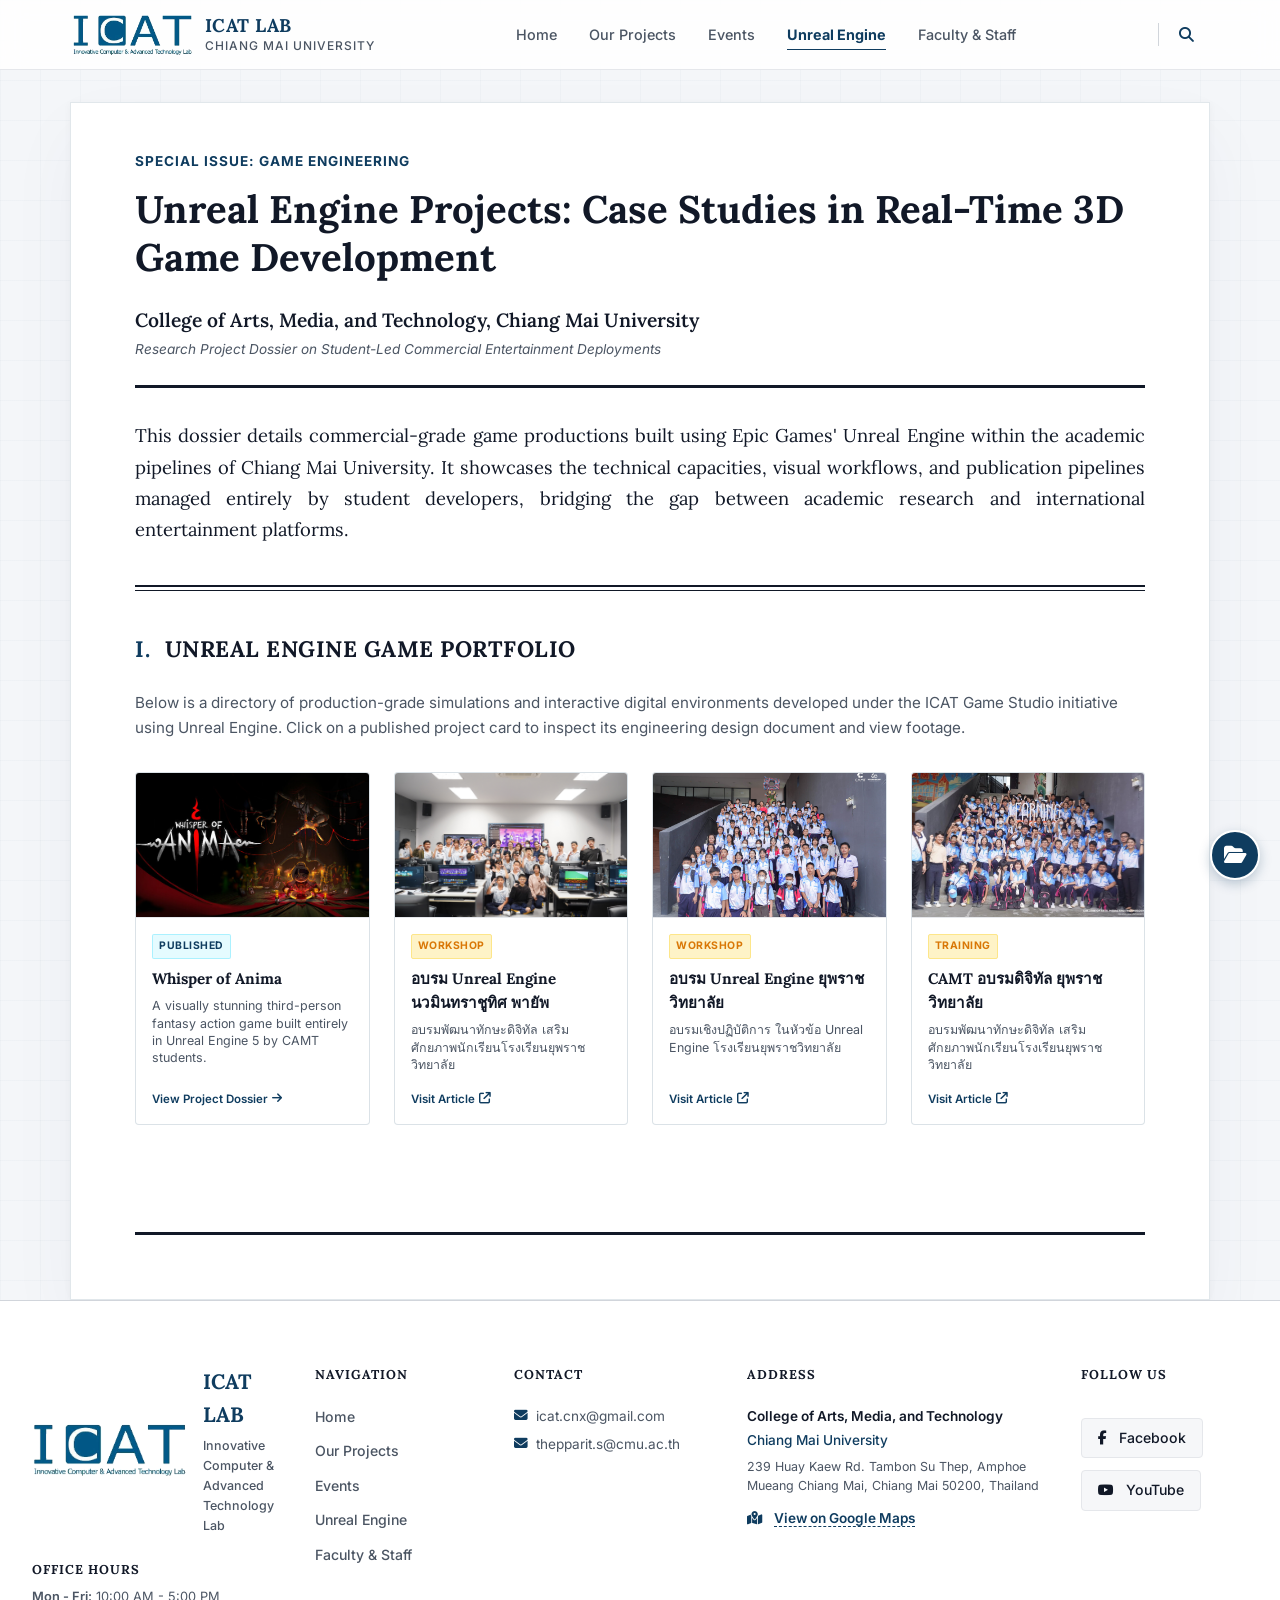
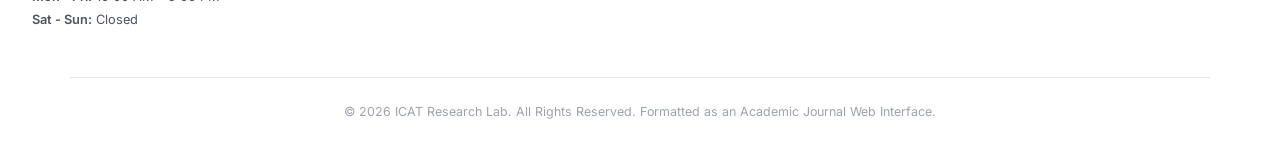
<file: unreal.html>
<!DOCTYPE html>
<html lang="en">
<head>
  <meta charset="UTF-8">
  <meta name="viewport" content="width=device-width, initial-scale=1.0">
  <title>Unreal Engine Projects | ICAT Lab Chiang Mai University</title>
  
  <!-- SEO Meta Tags -->
  <meta name="description" content="Technical dossier of Unreal Engine game projects, featuring student-led developments like Whisper of Anima by CAMT, Chiang Mai University.">
  <meta name="keywords" content="Unreal Engine, Whisper of Anima, Game Development, CAMT, Chiang Mai University, Steam Game, Student Project">
  
  <!-- Google Fonts: Lora (for Serif academic look) & Inter (for Sans-serif modern clean layout) -->
  <link rel="preconnect" href="https://fonts.googleapis.com">
  <link rel="preconnect" href="https://fonts.gstatic.com" crossorigin>
  <link href="https://fonts.googleapis.com/css2?family=Inter:wght@300;400;500;600;700&family=Lora:ital,wght@0,400;0,500;0,600;0,700;1,400;1,500&display=swap" rel="stylesheet">
  
  <!-- FontAwesome Icons for UI elements and Social links -->
  <link rel="stylesheet" href="https://cdnjs.cloudflare.com/ajax/libs/font-awesome/6.4.0/css/all.min.css">
  
  <!-- Stylesheets -->
  <link rel="stylesheet" href="index.css?v=1.0.2">
  
  <style>
    /* Subpage specific styles to highlight active state and game pitching */
    .active-nav-item {
      color: var(--academic-blue) !important;
      font-weight: 700 !important;
    }
    .active-nav-item::after {
      width: 100% !important;
    }
    
    /* 1. Split-Screen Hero Banner */
    .game-hero-banner {
      display: flex;
      gap: 2.5rem;
      align-items: center;
      background: linear-gradient(135deg, #0f2b48 0%, #031326 100%);
      border: 1px solid rgba(0, 210, 255, 0.2);
      border-radius: 6px;
      padding: 2.5rem;
      color: #ffffff;
      margin: 2.5rem 0;
      box-shadow: 0 15px 40px rgba(3, 19, 38, 0.2);
    }
    
    .game-hero-video-side {
      flex: 1.25;
      position: relative;
      width: 100%;
      aspect-ratio: 16 / 9;
      border: 1px solid rgba(255, 255, 255, 0.12);
      border-radius: 4px;
      overflow: hidden;
      box-shadow: 0 8px 24px rgba(0, 0, 0, 0.3);
    }
    
    .game-hero-video-side iframe {
      position: absolute;
      top: 0;
      left: 0;
      width: 100%;
      height: 100%;
      display: block;
    }
    
    .game-hero-content-side {
      flex: 1;
      display: flex;
      flex-direction: column;
    }
    
    .game-tag-badge {
      display: inline-block;
      align-self: flex-start;
      font-size: 0.7rem;
      font-weight: 700;
      letter-spacing: 1.5px;
      color: #00d2ff;
      background-color: rgba(0, 210, 255, 0.1);
      padding: 0.35rem 0.75rem;
      border-radius: 4px;
      border: 1px solid rgba(0, 210, 255, 0.25);
      text-transform: uppercase;
      margin-bottom: 1.25rem;
    }
    
    .game-hero-title {
      font-family: var(--font-serif);
      font-size: 2.2rem;
      color: #ffffff;
      margin-bottom: 0.75rem;
      line-height: 1.2;
    }
    
    .game-hero-subtitle {
      font-size: 0.95rem;
      color: rgba(255, 255, 255, 0.85);
      font-style: italic;
      margin-bottom: 1.5rem;
    }
    
    .game-hero-abstract {
      font-size: 0.9rem;
      line-height: 1.6;
      color: rgba(255, 255, 255, 0.7);
      margin-bottom: 1.75rem;
      text-align: justify;
    }
    
    .steam-cta-btn {
      display: inline-flex;
      align-items: center;
      gap: 0.85rem;
      background: linear-gradient(90deg, #171a21 0%, #2a475e 100%);
      border: 1px solid #66c0f4;
      color: #ffffff;
      padding: 0.9rem 1.8rem;
      border-radius: 4px;
      font-size: 0.95rem;
      font-weight: 600;
      text-decoration: none;
      transition: all 0.3s ease;
      box-shadow: 0 4px 15px rgba(0, 0, 0, 0.2);
      align-self: flex-start;
    }
    
    .steam-cta-btn:hover {
      background: linear-gradient(90deg, #2a475e 0%, #66c0f4 100%);
      transform: translateY(-2px);
      box-shadow: 0 8px 25px rgba(102, 192, 244, 0.3);
    }
    
    .steam-cta-btn i {
      font-size: 1.3rem;
    }
    
    .subpage-intro-paragraph {
      font-family: var(--font-serif);
      font-size: 1.15rem;
      line-height: 1.7;
      text-align: justify;
      color: var(--text-primary);
      margin-bottom: 2rem;
    }
    
    /* 2. Game Portfolio Grid */
    .game-portfolio-grid {
      display: grid;
      grid-template-columns: repeat(4, 1fr);
      gap: 1.5rem;
      margin: 1.5rem 0 2.5rem 0;
    }
    
    .game-portfolio-card {
      border: 1px solid var(--border-light);
      border-radius: 4px;
      background-color: var(--bg-primary);
      overflow: hidden;
      display: flex;
      flex-direction: column;
      transition: var(--transition-smooth);
    }
    
    .game-portfolio-card.active-card {
      cursor: pointer;
      border-color: rgba(15, 60, 95, 0.15);
    }
    
    .game-portfolio-card.active-card:hover {
      border-color: var(--academic-blue);
      box-shadow: 0 8px 24px rgba(15, 60, 95, 0.08);
      transform: translateY(-4px);
    }
    
    .game-portfolio-card.disabled-card {
      opacity: 0.65;
    }
    
    .game-card-thumbnail {
      width: 100%;
      aspect-ratio: 16 / 10;
      overflow: hidden;
      border-bottom: 1px solid var(--border-light);
    }
    
    .game-card-thumbnail svg {
      width: 100%;
      height: 100%;
      display: block;
    }
    
    .game-card-info {
      padding: 1rem;
      display: flex;
      flex-direction: column;
      flex-grow: 1;
    }
    
    .game-card-status {
      display: inline-block;
      align-self: flex-start;
      font-size: 0.65rem;
      font-weight: 700;
      padding: 0.2rem 0.4rem;
      border-radius: 2px;
      margin-bottom: 0.5rem;
      letter-spacing: 0.5px;
    }
    
    .status-published {
      background-color: rgba(0, 210, 255, 0.1);
      color: var(--academic-blue);
      border: 1px solid rgba(0, 210, 255, 0.25);
    }
    
    .status-pipeline {
      background-color: #f3f4f6;
      color: #4b5563;
      border: 1px solid #d1d5db;
    }
    
    .game-card-title {
      font-family: var(--font-serif);
      font-size: 0.95rem;
      font-weight: 700;
      margin-bottom: 0.35rem;
      color: var(--text-primary);
    }
    
    .game-card-desc {
      font-size: 0.78rem;
      line-height: 1.4;
      color: var(--text-secondary);
      margin-bottom: 1rem;
      flex-grow: 1;
    }
    
    .game-card-action {
      font-size: 0.72rem;
      font-weight: 600;
      color: var(--academic-blue);
      display: flex;
      align-items: center;
      gap: 0.25rem;
    }
    
    .game-portfolio-card.disabled-card .game-card-action {
      color: var(--text-muted);
    }
    
    /* Responsive Media Queries */
    @media (max-width: 1024px) {
      .game-portfolio-grid {
        grid-template-columns: repeat(2, 1fr);
      }
    }
    
    @media (max-width: 900px) {
      .game-hero-banner {
        flex-direction: column;
        padding: 1.5rem;
      }
      .game-hero-video-side {
        width: 100%;
      }
    }
    
    @media (max-width: 480px) {
      .game-portfolio-grid {
        grid-template-columns: 1fr;
      }
      .game-hero-title {
        font-size: 1.6rem;
      }
      .game-hero-subtitle {
        font-size: 0.85rem;
      }
    }
    
    /* 3. Dynamic Reveal Animation classes */
    .details-reveal-section {
      max-height: 0;
      opacity: 0;
      overflow: hidden;
      transition: max-height 0.8s cubic-bezier(0.4, 0, 0.2, 1), opacity 0.5s ease-out, transform 0.5s ease-out;
      transform: translateY(20px);
    }
    
    .details-reveal-section.revealed {
      max-height: 2000px; /* High enough limit to contain content */
      opacity: 1;
      transform: translateY(0);
    }
    
    .divider-reveal {
      opacity: 0;
      max-height: 0;
      margin: 0;
      overflow: hidden;
      transition: opacity 0.5s ease, max-height 0.5s ease, margin 0.5s ease;
    }
    
    .divider-reveal.revealed {
      opacity: 1;
      max-height: 20px;
      margin: 2.5rem 0;
    }
  </style>
</head>
<body>

  <!-- Pinned Academic Header / Navbar -->
  <header class="journal-navbar" id="top-nav">
    <div class="nav-container">
      <a href="index.html" class="nav-logo">
        <img src="logo.png" alt="ICAT Lab Logo" id="logo-img">
        <div class="logo-text">
          <span class="lab-title">ICAT LAB</span>
          <span class="lab-sub">Chiang Mai University</span>
        </div>
      </a>
      <nav class="nav-links">
        <a href="index.html" class="nav-item">Home</a>
        <a href="projects.html" class="nav-item">Our Projects</a>
        <a href="events.html" class="nav-item">Events</a>
        <a href="unreal.html" class="nav-item active-nav-item">Unreal Engine</a>
        <a href="staff.html" class="nav-item">Faculty & Staff</a>
      </nav>
      <div class="journal-search-container">
        <button id="search-toggle-btn" class="search-toggle-btn" aria-label="Open Search">
          <i class="fa-solid fa-magnifying-glass"></i>
        </button>
        <div id="search-input-wrapper" class="search-input-wrapper hidden">
          <input type="text" id="site-search-input" placeholder="Type to search..." autocomplete="off">
          <button id="search-clear-btn" class="search-clear-btn" aria-label="Clear Search">
            <i class="fa-solid fa-xmark"></i>
          </button>
        </div>
      </div>
    </div>
  </header>

  <!-- Main Content Container styled like a Journal Paper -->
  <main class="paper-layout" style="margin-top: calc(var(--navbar-height) + 2rem);">
    
    <!-- Paper Header Page Metadata -->
    <header class="paper-header">
      <div class="paper-category">SPECIAL ISSUE: GAME ENGINEERING</div>
      <h1 class="paper-title">Unreal Engine Projects: Case Studies in Real-Time 3D Game Development</h1>
      
      <div class="paper-authors">
        <p class="author-names">College of Arts, Media, and Technology, Chiang Mai University</p>
        <p class="author-affiliations">Research Project Dossier on Student-Led Commercial Entertainment Deployments</p>
      </div>
      
      <!-- Thick Line Divider typical of journals -->
      <hr class="paper-divider-thick">
    </header>

    <!-- Subpage Introduction -->
    <p class="subpage-intro-paragraph">
      This dossier details commercial-grade game productions built using Epic Games' Unreal Engine within the academic pipelines of Chiang Mai University. It showcases the technical capacities, visual workflows, and publication pipelines managed entirely by student developers, bridging the gap between academic research and international entertainment platforms.
    </p>

    <!-- Double line divider standard in IEEE/Academic formats -->
    <div class="paper-divider-double"></div>

    <!-- Section I: Unreal Engine Game Portfolio -->
    <section class="paper-section" id="portfolio-section">
      <h2 class="section-title"><span class="section-num">I.</span> UNREAL ENGINE GAME PORTFOLIO</h2>
      
      <p class="section-paragraph">
        Below is a directory of production-grade simulations and interactive digital environments developed under the ICAT Game Studio initiative using Unreal Engine. Click on a published project card to inspect its engineering design document and view footage.
      </p>

      <div class="game-portfolio-grid">
        <!-- Whisper of Anima Card -->
        <article class="game-portfolio-card active-card" onclick="scrollToProject('game-feature')">
          <div class="game-card-thumbnail">
            <img src="Pic/UE/Whisper Of Anima.jpg" alt="Whisper of Anima" style="width:100%; height:100%; object-fit:cover; display:block;">
          </div>
          <div class="game-card-info">
            <span class="game-card-status status-published">PUBLISHED</span>
            <h4 class="game-card-title">Whisper of Anima</h4>
            <p class="game-card-desc">A visually stunning third-person fantasy action game built entirely in Unreal Engine 5 by CAMT students.</p>
            <span class="game-card-action">View Project Dossier <i class="fa-solid fa-arrow-right"></i></span>
          </div>
        </article>

        <!-- Item 2: Navaminthrachuthit Phayap -->
        <article class="game-portfolio-card active-card" onclick="window.open('https://www.camt.cmu.ac.th/อบรมเชิงปฏิบัติก-16284/', '_blank')">
          <div class="game-card-thumbnail">
            <img src="Pic/UE/unreal_engine_navamin.jpg" alt="อบรม Unreal Engine นวมินทราชูทิศ พายัพ" style="width:100%; height:100%; object-fit:cover; display:block;">
          </div>
          <div class="game-card-info">
            <span class="game-card-status status-published" style="background-color: #fef3c7; color: #d97706; border-color: #fde68a;">WORKSHOP</span>
            <h4 class="game-card-title">อบรม Unreal Engine นวมินทราชูทิศ พายัพ</h4>
            <p class="game-card-desc">อบรมพัฒนาทักษะดิจิทัล เสริมศักยภาพนักเรียนโรงเรียนยุพราชวิทยาลัย</p>
            <span class="game-card-action">Visit Article <i class="fa-solid fa-arrow-up-right-from-square"></i></span>
          </div>
        </article>

        <!-- Item 3: Yupparaj School Workshop -->
        <article class="game-portfolio-card active-card" onclick="window.open('https://www.camt.cmu.ac.th/อบรมเชิงปฏิบัติก-16282/', '_blank')">
          <div class="game-card-thumbnail">
            <img src="Pic/UE/unreal_engine_yupparaj.jpg" alt="อบรม Unreal Engine ยุพราชวิทยาลัย" style="width:100%; height:100%; object-fit:cover; display:block;">
          </div>
          <div class="game-card-info">
            <span class="game-card-status status-published" style="background-color: #fef3c7; color: #d97706; border-color: #fde68a;">WORKSHOP</span>
            <h4 class="game-card-title">อบรม Unreal Engine ยุพราชวิทยาลัย</h4>
            <p class="game-card-desc">อบรมเชิงปฏิบัติการ ในหัวข้อ Unreal Engine โรงเรียนยุพราชวิทยาลัย</p>
            <span class="game-card-action">Visit Article <i class="fa-solid fa-arrow-up-right-from-square"></i></span>
          </div>
        </article>

        <!-- Item 4: CAMT Yupparaj Digital Skills -->
        <article class="game-portfolio-card active-card" onclick="window.open('https://www.camt.cmu.ac.th/camt-จัดอบรมพัฒนาทักษะดิจิ/', '_blank')">
          <div class="game-card-thumbnail">
            <img src="Pic/UE/camt_digital_skills_yupparaj.jpg" alt="CAMT อบรมดิจิทัล ยุพราชวิทยาลัย" style="width:100%; height:100%; object-fit:cover; display:block;">
          </div>
          <div class="game-card-info">
            <span class="game-card-status status-published" style="background-color: #fef3c7; color: #d97706; border-color: #fde68a;">TRAINING</span>
            <h4 class="game-card-title">CAMT อบรมดิจิทัล ยุพราชวิทยาลัย</h4>
            <p class="game-card-desc">อบรมพัฒนาทักษะดิจิทัล เสริมศักยภาพนักเรียนโรงเรียนยุพราชวิทยาลัย</p>
            <span class="game-card-action">Visit Article <i class="fa-solid fa-arrow-up-right-from-square"></i></span>
          </div>
        </article>
      </div>
    </section>

    <!-- Double line divider standard in IEEE/Academic formats -->
    <div class="paper-divider-double divider-reveal" id="feature-divider"></div>

    <!-- Section II: Game Showcase (Whisper of Anima) -->
    <section class="paper-section details-reveal-section" id="game-feature" style="position: relative;">
      <h2 class="section-title"><span class="section-num">II.</span> FEATURED STEAM RELEASE</h2>
      
      <button class="close-details-btn-round" id="close-game-details" aria-label="Close details">
        <i class="fa-solid fa-xmark"></i>
      </button>
      
      <p class="section-paragraph">
        Developed as a culmination project at Chiang Mai University, <strong>Whisper of Anima</strong> is a high-fidelity fantasy action-adventure game. The project demonstrates full-scale studio integration, combining advanced graphics pipelines, locomotion state-machines, and spatial audio to meet the publishing guidelines of Valve's Steam Store.
      </p>

      <!-- High-Impact Pitch Hero Card for Whisper of Anima (Split Screen Layout) -->
      <div class="game-hero-banner">
        <!-- Left Side: YouTube loop video trailer -->
        <div class="game-hero-video-side">
          <iframe 
            src="https://www.youtube.com/embed/0dcG38iSdvw?autoplay=1&mute=1&loop=1&playlist=0dcG38iSdvw&controls=1&showinfo=0&rel=0&modestbranding=1" 
            title="Whisper of Anima Official Trailer" 
            frameborder="0" 
            allow="accelerometer; autoplay; clipboard-write; encrypted-media; gyroscope; picture-in-picture" 
            allowfullscreen>
          </iframe>
        </div>
        
        <!-- Right Side: Content description and metadata -->
        <div class="game-hero-content-side">
          <span class="game-tag-badge">UNREAL ENGINE 5 RELEASE</span>
          <h3 class="game-hero-title">Whisper of Anima</h3>
          <p class="game-hero-subtitle">Developed by <strong>ICAT Game Studio</strong> (Chiang Mai University)</p>
          <p class="game-hero-abstract">
            A visually stunning third-person fantasy action game built entirely in Unreal Engine by Chiang Mai University students. The project showcases advanced graphics rendering pipelines, locomotion blending, and performance optimization benchmarking industry-grade student capability.
          </p>
          
          <div style="margin-bottom: 2.25rem; font-size: 0.88rem; color: rgba(255, 255, 255, 0.7); font-family: monospace; border-top: 1px dashed rgba(255,255,255,0.15); padding-top: 1rem; display: grid; grid-template-columns: repeat(3, 1fr); gap: 1rem;">
            <div><strong>STUDIO:</strong> ICAT Game Studio</div>
            <div><strong>ENGINE:</strong> Unreal Engine 5</div>
            <div><strong>RELEASE DATE:</strong> 27 Oct, 2025</div>
          </div>
          
          <!-- Call-to-action button to Steam Page -->
          <a href="https://store.steampowered.com/app/3422930/Whisper_Of_Anima/" target="_blank" rel="noopener noreferrer" class="steam-cta-btn">
            <i class="fa-brands fa-steam"></i>
            <span>View on Steam Store</span>
          </a>
        </div>
      </div>
      
    </section>

    <!-- Thick bottom line indicating the end of the manuscript -->
    <hr class="paper-divider-thick page-end-divider">

  </main>

  <!-- Section VI: Footer section containing Logo, Navbar duplications, and Follow Links -->
  <footer class="journal-footer">
    <div class="footer-container">
      
      <!-- Column 1: Logo & Office Hours -->
      <div class="footer-logo-office-block">
        <div class="footer-logo-block">
          <a href="index.html" style="text-decoration: none; display: flex; align-items: center; gap: 1rem;">
            <img src="logo.png" alt="ICAT Lab Logo" class="footer-logo">
            <div class="footer-logo-text">
              <h4>ICAT LAB</h4>
              <p>Innovative Computer & Advanced Technology Lab</p>
            </div>
          </a>
        </div>
        <div class="office-hours-block" style="margin-top: 1.5rem; font-size: 0.8rem; line-height: 1.5; color: var(--text-secondary);">
          <h5 style="font-size: 0.8rem; font-weight: 700; letter-spacing: 1px; margin-bottom: 0.5rem; color: var(--text-primary); text-transform: uppercase;">Office Hours</h5>
          <p style="margin-bottom: 0.25rem;"><span style="font-weight: 600;">Mon - Fri:</span> 10:00 AM - 5:00 PM</p>
          <p style="margin-bottom: 0;"><span style="font-weight: 600;">Sat - Sun:</span> Closed</p>
        </div>
      </div>

      <!-- Column 2: Navigation Links -->
      <div class="footer-nav">
        <h5>NAVIGATION</h5>
        <div class="footer-nav-links">
          <a href="index.html">Home</a>
          <a href="projects.html">Our Projects</a>
          <a href="events.html">Events</a>
          <a href="unreal.html">Unreal Engine</a>
          <a href="staff.html">Faculty & Staff</a>
        </div>
      </div>

      <!-- Column 3: Contact (Emails) -->
      <div class="footer-contact">
        <h5>CONTACT</h5>
        <div class="contact-emails" style="font-size: 0.8rem; line-height: 1.6; color: var(--text-secondary);">
          <p style="margin-bottom: 0.5rem; display: flex; align-items: center; gap: 0.5rem;">
            <i class="fa-solid fa-envelope" style="color: var(--academic-blue);"></i>
            <a href="mailto:icat.cnx@gmail.com" style="color: inherit; text-decoration: none; word-break: break-all;">icat.cnx@gmail.com</a>
          </p>
          <p style="margin-bottom: 0; display: flex; align-items: center; gap: 0.5rem;">
            <i class="fa-solid fa-envelope" style="color: var(--academic-blue);"></i>
            <a href="mailto:thepparit.s@cmu.ac.th" style="color: inherit; text-decoration: none; word-break: break-all;">thepparit.s@cmu.ac.th</a>
          </p>
        </div>
      </div>

      <!-- Column 4: Address -->
      <div class="footer-address">
        <h5>ADDRESS</h5>
        <div class="address-details" style="font-size: 0.8rem; line-height: 1.5; color: var(--text-secondary);">
          <p class="address-title" style="margin-bottom: 0.25rem;">College of Arts, Media, and Technology</p>
          <p class="address-sub" style="margin-bottom: 0.5rem;">Chiang Mai University</p>
          <p class="address-detail" style="margin-bottom: 0.75rem; font-size: 0.78rem;">
            239 Huay Kaew Rd. Tambon Su Thep, Amphoe Mueang Chiang Mai, Chiang Mai 50200, Thailand
          </p>
          <p style="margin-bottom: 0;">
            <i class="fa-solid fa-map-location-dot" style="margin-right: 0.5rem; color: var(--academic-blue);"></i>
            <a href="https://maps.app.goo.gl/ENc3HKMGkkf6SFtN6" target="_blank" rel="noopener noreferrer" style="color: var(--academic-blue); font-weight: 600; text-decoration: none; border-bottom: 1px dashed var(--academic-blue);">View on Google Maps</a>
          </p>
        </div>
      </div>

      <!-- Column 5: Social Media -->
      <div class="footer-social">
        <h5>FOLLOW US</h5>
        <a href="https://www.facebook.com/p/ICAT-Digital-Twin-Lab-61572306429989/" target="_blank"
          rel="noopener noreferrer" class="social-icon facebook" aria-label="Facebook">
          <i class="fa-brands fa-facebook-f"></i>
          <span>Facebook</span>
        </a>
        <a href="https://www.youtube.com/@ICATStudio-cnx" target="_blank"
          rel="noopener noreferrer" class="social-icon youtube" aria-label="YouTube">
          <i class="fa-brands fa-youtube"></i>
          <span>YouTube</span>
        </a>
      </div>

    </div>

    <!-- Copyright details styled like standard publisher metadata -->
    <div class="footer-copyright">
      <p>&copy; 2026 ICAT Research Lab. All Rights Reserved. Formatted as an Academic Journal Web Interface.</p>
    </div>
  </footer>

  <script>
    function scrollToProject(id) {
      const divider = document.getElementById('feature-divider');
      const element = document.getElementById(id);
      
      if (element) {
        if (divider) divider.classList.add('revealed');
        element.classList.add('revealed');
        
        // Wait a brief moment for transition styling to take effect before scrolling
        setTimeout(() => {
          const offset = 90; // Adjust for sticky navbar height
          const elementPosition = element.getBoundingClientRect().top;
          const offsetPosition = elementPosition + window.pageYOffset - offset;
          
          window.scrollTo({
            top: offsetPosition,
            behavior: 'smooth'
          });
        }, 150);
      }
    }

    document.addEventListener('DOMContentLoaded', () => {
      const closeBtn = document.getElementById('close-game-details');
      if (closeBtn) {
        closeBtn.addEventListener('click', () => {
          const element = document.getElementById('game-feature');
          const divider = document.getElementById('feature-divider');
          if (element) element.classList.remove('revealed');
          if (divider) divider.classList.remove('revealed');
          
          // Scroll back to portfolio section
          const portfolio = document.getElementById('portfolio-section');
          if (portfolio) {
            setTimeout(() => {
              const offset = 90;
              const portfolioPosition = portfolio.getBoundingClientRect().top;
              const offsetPosition = portfolioPosition + window.pageYOffset - offset;
              window.scrollTo({
                top: offsetPosition,
                behavior: 'smooth'
              });
            }, 50);
          }
        });
      }
    });
  </script>

  <script src="desktop-widget.js?v=1.0.2"></script>
</body>
</html>
</file>
<file: index.css>
/* --- Design Tokens & Global Variables --- */
:root {
  --bg-primary: #ffffff;
  --bg-secondary: #f6f7f9;
  --text-primary: #111827;
  --text-secondary: #4b5563;
  --text-muted: #9ca3af;
  --academic-blue: #0f3c5f;
  --academic-blue-light: rgba(15, 60, 95, 0.05);
  --border-color: #d1d5db;
  --border-light: #e5e7eb;
  
  --font-serif: 'Lora', Georgia, 'Times New Roman', serif;
  --font-sans: 'Inter', system-ui, -apple-system, sans-serif;
  
  --navbar-height: 70px;
  --transition-smooth: all 0.3s cubic-bezier(0.4, 0, 0.2, 1);
}

/* --- Base Reset & Setup --- */
* {
  box-sizing: border-box;
  margin: 0;
  padding: 0;
}

html {
  scroll-behavior: smooth;
  scroll-padding-top: calc(var(--navbar-height) + 20px);
}

body {
  background-color: var(--bg-secondary);
  color: var(--text-primary);
  font-family: var(--font-sans);
  line-height: 1.6;
  -webkit-font-smoothing: antialiased;
}

/* --- Typography --- */
h1, h2, h3, h4, h5, h6 {
  font-family: var(--font-serif);
  font-weight: 700;
  color: var(--text-primary);
}

.justify-text {
  text-align: justify;
  text-justify: inter-word;
}

/* --- Layout Elements --- */
.paper-layout {
  background-color: var(--bg-primary);
  max-width: 1140px;
  margin: 0 auto;
  padding: 3rem 4rem;
  box-shadow: 0 4px 30px rgba(0, 0, 0, 0.02), 0 1px 3px rgba(0, 0, 0, 0.05);
  border-left: 1px solid var(--border-light);
  border-right: 1px solid var(--border-light);
  position: relative;
  z-index: 2;
}

/* --- Navigation Bar --- */
.journal-navbar {
  position: fixed;
  top: 0;
  left: 0;
  width: 100%;
  height: var(--navbar-height);
  background-color: rgba(255, 255, 255, 0.85);
  backdrop-filter: blur(12px);
  -webkit-backdrop-filter: blur(12px);
  border-bottom: 1px solid var(--border-light);
  z-index: 1000;
  transition: var(--transition-smooth);
}

.nav-container {
  max-width: 1200px;
  height: 100%;
  margin: 0 auto;
  padding: 0 2rem;
  display: flex;
  justify-content: space-between;
  align-items: center;
}

.nav-logo {
  display: flex;
  align-items: center;
  gap: 0.75rem;
  text-decoration: none;
}

#logo-img {
  height: 42px;
  width: auto;
  display: block;
}

.logo-text {
  display: flex;
  flex-direction: column;
}

.lab-title {
  font-family: var(--font-serif);
  font-size: 1.15rem;
  font-weight: 700;
  letter-spacing: 0.5px;
  color: var(--academic-blue);
  line-height: 1.2;
}

.lab-sub {
  font-size: 0.75rem;
  font-weight: 500;
  color: var(--text-secondary);
  text-transform: uppercase;
  letter-spacing: 1px;
}

.nav-links {
  display: flex;
  gap: 2rem;
}

.nav-item {
  text-decoration: none;
  font-family: var(--font-sans);
  font-size: 0.9rem;
  font-weight: 500;
  color: var(--text-secondary);
  transition: var(--transition-smooth);
  position: relative;
  padding: 0.25rem 0;
}

.nav-item::after {
  content: '';
  position: absolute;
  bottom: 0;
  left: 0;
  width: 0;
  height: 1px;
  background-color: var(--academic-blue);
  transition: var(--transition-smooth);
}

.nav-item:hover {
  color: var(--academic-blue);
}

.nav-item:hover::after {
  width: 100%;
}

.journal-meta-tag {
  font-family: var(--font-serif);
  font-size: 0.75rem;
  font-style: italic;
  font-weight: 500;
  color: var(--academic-blue);
  border-left: 1px solid var(--border-color);
  padding-left: 1rem;
}

.journal-search-container {
  display: flex;
  align-items: center;
  gap: 0.5rem;
  border-left: 1px solid var(--border-color);
  padding-left: 1rem;
  position: relative;
  font-family: var(--font-sans);
}

.search-toggle-btn {
  background: none;
  border: none;
  color: var(--academic-blue);
  font-size: 0.95rem;
  cursor: pointer;
  padding: 0.25rem;
  display: flex;
  align-items: center;
  justify-content: center;
  transition: transform 0.2s ease, color 0.2s ease;
}

.search-toggle-btn:hover {
  color: var(--text-primary);
  transform: scale(1.1);
}

.search-input-wrapper {
  display: flex;
  align-items: center;
  gap: 0.35rem;
  background: var(--bg-secondary);
  border: 1px solid var(--border-color);
  border-radius: 2px;
  padding: 0.2rem 0.6rem;
  transition: all 0.3s cubic-bezier(0.4, 0, 0.2, 1);
  width: 180px;
  opacity: 1;
  visibility: visible;
  transform: translateX(0);
}

.search-input-wrapper.hidden {
  width: 0;
  padding: 0;
  border-color: transparent;
  background: transparent;
  opacity: 0;
  visibility: hidden;
  pointer-events: none;
  transform: translateX(10px);
}

#site-search-input {
  background: none;
  border: none;
  outline: none;
  font-size: 0.78rem;
  color: var(--text-primary);
  width: 100%;
  padding: 0;
}

#site-search-input::placeholder {
  color: var(--text-muted);
}

.search-clear-btn {
  background: none;
  border: none;
  color: var(--text-muted);
  font-size: 0.75rem;
  cursor: pointer;
  padding: 0.1rem;
  display: flex;
  align-items: center;
  justify-content: center;
  transition: color 0.15s ease;
}

.search-clear-btn:hover {
  color: var(--text-primary);
}

/* Page search highlight style */
.search-highlight {
  background-color: rgba(255, 235, 59, 0.6) !important;
  color: #000000 !important;
  box-shadow: 0 1px 4px rgba(0, 0, 0, 0.1);
  border-radius: 2px;
  padding: 0 2px;
}

/* --- Hero Banner (YouTube video loop) --- */
.hero-video-section {
  position: relative;
  width: 100%;
  height: 80vh;
  margin-top: var(--navbar-height);
  overflow: hidden;
  background-color: #000;
}

.video-background-container {
  position: absolute;
  top: 50%;
  left: 50%;
  width: 100%;
  height: 100%;
  transform: translate(-50%, -50%);
  pointer-events: none; /* Prevents user pause on click */
}

.video-background-container iframe {
  position: absolute;
  top: 50%;
  left: 50%;
  width: 100vw;
  height: 56.25vw; /* 16:9 aspect ratio */
  min-height: 80vh;
  min-width: 142.22vh; /* 16:9 aspect ratio */
  transform: translate(-50%, -50%);
  opacity: 0.75;
}

.hero-overlay {
  position: absolute;
  top: 0;
  left: 0;
  width: 100%;
  height: 100%;
  background: linear-gradient(to bottom, rgba(0,0,0,0.4) 0%, rgba(255,255,255,0.95) 92%, #ffffff 100%);
  display: flex;
  justify-content: center;
  align-items: center;
  padding: 2rem;
  z-index: 1;
}

.hero-text-card {
  background-color: rgba(255, 255, 255, 0.9);
  backdrop-filter: blur(10px);
  -webkit-backdrop-filter: blur(10px);
  border: 1px solid var(--border-light);
  border-radius: 4px;
  padding: 3rem 4rem;
  max-width: 800px;
  text-align: center;
  box-shadow: 0 10px 40px rgba(0,0,0,0.1);
  transform: translateY(20px);
  animation: slideUpFade 1s forwards cubic-bezier(0.25, 1, 0.5, 1);
}

.journal-prefix {
  font-size: 0.8rem;
  font-weight: 700;
  letter-spacing: 2px;
  text-transform: uppercase;
  color: var(--academic-blue);
  margin-bottom: 1rem;
}

.hero-main-title {
  font-size: 2.8rem;
  line-height: 1.2;
  margin-bottom: 1rem;
  color: var(--text-primary);
}

.hero-author-list {
  font-size: 1rem;
  color: var(--text-secondary);
  font-weight: 500;
  margin-bottom: 2rem;
}

.scroll-down-hint {
  display: flex;
  flex-direction: column;
  align-items: center;
  gap: 0.5rem;
  color: var(--academic-blue);
  font-size: 0.8rem;
  font-weight: 600;
  text-transform: uppercase;
  letter-spacing: 1px;
}

.scroll-down-hint i {
  animation: bounce 2s infinite;
}

/* --- Paper Dividers (Academic LaTeX styling) --- */
.paper-divider-thick {
  border: 0;
  height: 3px;
  background-color: var(--text-primary);
  margin: 1.5rem 0 2rem 0;
}

.paper-divider-thin {
  border: 0;
  height: 1px;
  background-color: var(--border-color);
  margin: 2.5rem 0;
}

.paper-divider-double {
  height: 6px;
  border-top: 2px solid var(--text-primary);
  border-bottom: 1px solid var(--text-primary);
  margin: 2.5rem 0;
}

.page-end-divider {
  margin-top: 4rem;
  margin-bottom: 1rem;
}

/* --- Paper Header --- */
.paper-header {
  margin-bottom: 2rem;
}

.paper-category {
  font-size: 0.85rem;
  font-weight: 700;
  letter-spacing: 1px;
  color: var(--academic-blue);
  margin-bottom: 0.75rem;
}

.paper-title {
  font-size: 2.4rem;
  line-height: 1.25;
  margin-bottom: 1.5rem;
}

.paper-authors {
  margin-bottom: 1.5rem;
}

.author-names {
  font-family: var(--font-serif);
  font-size: 1.2rem;
  font-weight: 600;
  color: var(--text-primary);
}

.author-affiliations {
  font-size: 0.85rem;
  color: var(--text-secondary);
  font-style: italic;
  margin-top: 0.25rem;
}

/* --- Section I: Abstract & Info (2-column layout) --- */
.abstract-section-grid {
  display: grid;
  grid-template-columns: 280px 1fr;
  gap: 3.5rem;
  margin-bottom: 2.5rem;
}

.side-heading {
  font-size: 1rem;
  font-weight: 700;
  color: var(--text-primary);
  border-bottom: 1px solid var(--text-primary);
  padding-bottom: 0.25rem;
  margin-bottom: 1rem;
  letter-spacing: 0.5px;
}

.info-block {
  margin-bottom: 1.5rem;
}

.info-label {
  font-size: 0.8rem;
  font-weight: 700;
  text-transform: uppercase;
  color: var(--text-secondary);
  display: block;
  margin-bottom: 0.25rem;
}

.keywords-list {
  font-size: 0.85rem;
  color: var(--text-primary);
  line-height: 1.5;
}

.keywords-list span {
  font-weight: 500;
  text-decoration: underline;
  text-decoration-color: var(--border-color);
  cursor: pointer;
  transition: var(--transition-smooth);
}

.keywords-list span:hover {
  color: var(--academic-blue);
  text-decoration-color: var(--academic-blue);
}

.dates-block {
  font-size: 0.8rem;
  color: var(--text-secondary);
  border-top: 1px dashed var(--border-light);
  padding-top: 1rem;
}

.dates-block p {
  margin-bottom: 0.25rem;
}

.about-abstract-col {
  padding-left: 1rem;
  border-left: 1px solid var(--border-light);
}

.abstract-text {
  font-family: var(--font-serif);
  font-size: 1.05rem;
  line-height: 1.7;
  color: var(--text-primary);
  text-align: justify;
}

/* --- Section II: Showcase Figure --- */
.section-title {
  font-size: 1.4rem;
  font-weight: 700;
  color: var(--text-primary);
  margin-bottom: 1.5rem;
  letter-spacing: 0.5px;
}

.section-num {
  color: var(--academic-blue);
  margin-right: 0.5rem;
}

.section-paragraph {
  font-size: 0.95rem;
  color: var(--text-secondary);
  margin-bottom: 2rem;
}

.paper-figure-wrapper {
  margin: 2rem 0;
  padding: 1.5rem;
  background-color: var(--bg-secondary);
  border: 1px solid var(--border-light);
  border-radius: 4px;
}

.video-container {
  position: relative;
  width: 100%;
  padding-bottom: 56.25%; /* 16:9 Aspect Ratio */
  height: 0;
  overflow: hidden;
  border: 1px solid var(--border-color);
  box-shadow: 0 4px 15px rgba(0,0,0,0.04);
}

.video-container iframe {
  position: absolute;
  top: 0;
  left: 0;
  width: 100%;
  height: 100%;
}

.figure-caption {
  font-family: var(--font-serif);
  font-size: 0.85rem;
  line-height: 1.5;
  color: var(--text-secondary);
  margin-top: 1rem;
  text-align: justify;
  border-top: 1px solid var(--border-color);
  padding-top: 0.75rem;
}

/* --- Section III: Core Research Areas --- */
.research-grid {
  display: grid;
  grid-template-columns: repeat(3, 1fr);
  gap: 2rem;
  margin-top: 2rem;
}

.research-column {
  position: relative;
  padding: 1.5rem;
  border: 1px solid var(--border-light);
  background-color: var(--bg-primary);
  transition: var(--transition-smooth);
}

.research-column:hover {
  border-color: var(--academic-blue);
  box-shadow: 0 10px 25px rgba(15, 60, 95, 0.04);
  transform: translateY(-2px);
}

.column-header-box {
  width: 32px;
  height: 32px;
  background-color: var(--academic-blue);
  color: #fff;
  font-size: 0.9rem;
  font-weight: 700;
  display: flex;
  align-items: center;
  justify-content: center;
  margin-bottom: 1.25rem;
}

.research-image-wrapper {
  width: 100%;
  height: 180px;
  overflow: hidden;
  margin-bottom: 1.25rem;
  border: 1px solid var(--border-light);
  border-radius: 4px;
}

.research-image-wrapper img {
  width: 100%;
  height: 100%;
  object-fit: cover;
  transition: var(--transition-smooth);
}

.research-column:hover .research-image-wrapper img {
  transform: scale(1.04);
}

.column-title {
  font-size: 1.15rem;
  font-weight: 700;
  margin-bottom: 0.75rem;
  color: var(--text-primary);
}

.column-text {
  font-size: 0.88rem;
  line-height: 1.6;
  color: var(--text-secondary);
}

/* --- Section IV: Projects Carousel --- */
.projects-section-header {
  display: flex;
  justify-content: space-between;
  align-items: center;
  margin-bottom: 1rem;
}

.carousel-container-wrapper {
  position: relative;
  display: flex;
  align-items: center;
  width: 100%;
}

.carousel-container-wrapper .carousel-btn {
  position: absolute;
  top: 50%;
  transform: translateY(-50%);
  z-index: 10;
  background: rgba(255, 255, 255, 0.85);
  backdrop-filter: blur(8px);
  -webkit-backdrop-filter: blur(8px);
  border: 1px solid rgba(15, 60, 95, 0.15);
  width: 52px;
  height: 52px;
  border-radius: 50%;
  display: flex;
  align-items: center;
  justify-content: center;
  cursor: pointer;
  color: var(--academic-blue);
  box-shadow: 0 4px 15px rgba(0, 0, 0, 0.08);
  transition: all 0.3s cubic-bezier(0.4, 0, 0.2, 1);
}

.carousel-container-wrapper .btn-prev {
  left: -26px;
}

.carousel-container-wrapper .btn-next {
  right: -26px;
}

.carousel-container-wrapper .carousel-btn i {
  font-size: 1.2rem;
  transition: transform 0.2s ease;
}

.carousel-container-wrapper .carousel-btn:hover {
  background-color: var(--academic-blue);
  border-color: var(--academic-blue);
  color: #ffffff;
  box-shadow: 0 8px 25px rgba(15, 60, 95, 0.25);
}

.carousel-container-wrapper .btn-prev:hover {
  transform: translateY(-50%) scale(1.1);
}
.carousel-container-wrapper .btn-prev:hover i {
  transform: translateX(-2px);
}

.carousel-container-wrapper .btn-next:hover {
  transform: translateY(-50%) scale(1.1);
}
.carousel-container-wrapper .btn-next:hover i {
  transform: translateX(2px);
}

.carousel-container-wrapper .carousel-btn:disabled {
  opacity: 0;
  pointer-events: none;
  transform: translateY(-50%) scale(0.8);
}

.carousel-viewport {
  width: 100%;
  overflow: hidden;
  padding: 1rem 0.25rem;
}

.carousel-track {
  display: flex;
  gap: 1.5rem;
  transition: transform 0.5s cubic-bezier(0.25, 1, 0.5, 1);
}

.project-card {
  flex: 0 0 calc((100% - (3 * 1.5rem)) / 4); /* Display 4 cards in view */
  background-color: var(--bg-primary);
  border: 1px solid var(--border-light);
  border-radius: 4px;
  padding: 1.25rem;
  display: flex;
  flex-direction: column;
  min-height: 420px;
  transition: var(--transition-smooth);
}

.project-card:hover {
  border-color: var(--border-color);
  box-shadow: 0 8px 24px rgba(0, 0, 0, 0.05);
  transform: translateY(-4px);
}

.project-card-header {
  margin-bottom: 0.75rem;
}

.project-tag {
  display: inline-block;
  font-size: 0.7rem;
  font-weight: 700;
  color: var(--academic-blue);
  background-color: var(--academic-blue-light);
  padding: 0.25rem 0.5rem;
  border-radius: 2px;
}

.project-thumbnail {
  width: 100%;
  height: 120px;
  background-color: var(--bg-secondary);
  border: 1px solid var(--border-light);
  border-radius: 2px;
  overflow: hidden;
  margin-bottom: 1rem;
  display: flex;
  align-items: center;
  justify-content: center;
}

.project-thumbnail svg {
  width: 100%;
  height: 100%;
  object-fit: cover;
}

.project-title {
  font-family: var(--font-serif);
  font-size: 1rem;
  font-weight: 700;
  line-height: 1.35;
  margin-bottom: 0.5rem;
  color: var(--text-primary);
  /* Truncate to 2 lines */
  display: -webkit-box;
  -webkit-line-clamp: 2;
  -webkit-box-orient: vertical;
  overflow: hidden;
  min-height: 2.7em;
}

.project-authors {
  font-size: 0.78rem;
  font-weight: 500;
  color: var(--text-secondary);
  margin-bottom: 0.75rem;
  white-space: nowrap;
  overflow: hidden;
  text-overflow: ellipsis;
}

.project-abstract {
  font-size: 0.8rem;
  line-height: 1.5;
  color: var(--text-secondary);
  display: -webkit-box;
  -webkit-line-clamp: 5;
  -webkit-box-orient: vertical;
  overflow: hidden;
}

.carousel-dots {
  display: flex;
  justify-content: center;
  gap: 0.5rem;
  margin-top: 1.5rem;
}

.dot {
  width: 8px;
  height: 8px;
  border-radius: 50%;
  background-color: var(--border-color);
  cursor: pointer;
  transition: var(--transition-smooth);
}

.dot.active {
  background-color: var(--academic-blue);
  transform: scale(1.2);
}

/* --- Section V: References --- */
.references-list {
  display: flex;
  flex-direction: column;
  gap: 0.85rem;
  margin-top: 1.5rem;
}

.ref-item {
  display: flex;
  align-items: flex-start;
  gap: 1rem;
  font-size: 0.88rem;
  line-height: 1.5;
}

.ref-number {
  font-family: var(--font-mono, monospace);
  font-weight: 600;
  color: var(--academic-blue);
  flex-shrink: 0;
  width: 25px;
}

.ref-content {
  color: var(--text-secondary);
  text-align: justify;
}

/* --- Footer Area --- */
.journal-footer {
  background-color: var(--bg-primary);
  border-top: 1px solid var(--border-color);
  padding: 4rem 2rem 2rem 2rem;
  position: relative;
  z-index: 2;
}

.footer-container {
  max-width: 1300px;
  margin: 0 auto;
  display: grid;
  grid-template-columns: 1.5fr 1fr 1.2fr 1.8fr 1fr;
  gap: 2rem;
  padding-bottom: 3rem;
}

.footer-logo-block {
  display: flex;
  align-items: center;
  gap: 1rem;
}

.footer-logo {
  height: 54px;
  width: auto;
}

.footer-logo-text h4 {
  font-family: var(--font-serif);
  font-size: 1.3rem;
  color: var(--academic-blue);
  margin-bottom: 0.25rem;
}

.footer-logo-text p {
  font-size: 0.78rem;
  color: var(--text-secondary);
  font-weight: 500;
}

.footer-nav h5, .footer-social h5, .footer-contact h5, .footer-address h5 {
  font-size: 0.8rem;
  font-weight: 700;
  letter-spacing: 1px;
  margin-bottom: 1.25rem;
  color: var(--text-primary);
  text-transform: uppercase;
}

.footer-contact p, .footer-address p {
  font-size: 0.85rem;
  line-height: 1.5;
  color: var(--text-secondary);
  margin-bottom: 0.5rem;
}

.footer-contact .contact-title, .footer-address .address-title {
  font-weight: 600;
  color: var(--text-primary);
}

.footer-contact .contact-sub, .footer-address .address-sub {
  font-weight: 500;
  color: var(--academic-blue);
}

.footer-contact .contact-address, .footer-address .address-detail {
  font-size: 0.8rem;
  color: var(--text-secondary);
}

.footer-nav-links {
  display: flex;
  flex-direction: column;
  gap: 0.75rem;
}

.footer-nav-links a {
  text-decoration: none;
  font-size: 0.88rem;
  font-weight: 500;
  color: var(--text-secondary);
  transition: var(--transition-smooth);
}

.footer-nav-links a:hover {
  color: var(--academic-blue);
  padding-left: 4px;
}

.social-icon {
  display: inline-flex;
  align-items: center;
  gap: 0.75rem;
  text-decoration: none;
  background-color: var(--bg-secondary);
  border: 1px solid var(--border-light);
  padding: 0.5rem 1rem;
  border-radius: 4px;
  color: var(--text-primary);
  font-size: 0.88rem;
  font-weight: 500;
  transition: var(--transition-smooth);
}

.footer-social {
  display: flex;
  flex-direction: column;
  gap: 0.75rem;
  align-items: flex-start;
}

.social-icon:hover {
  background-color: var(--academic-blue);
  border-color: var(--academic-blue);
  color: #ffffff;
}

.social-icon.facebook:hover {
  background-color: #1877f2; /* Facebook Blue */
  border-color: #1877f2;
  color: #ffffff;
  box-shadow: 0 4px 12px rgba(24, 119, 242, 0.2);
}

.social-icon.youtube:hover {
  background-color: #ff0000; /* YouTube Red */
  border-color: #ff0000;
  color: #ffffff;
  box-shadow: 0 4px 12px rgba(255, 0, 0, 0.2);
}

.footer-copyright {
  border-top: 1px solid var(--border-light);
  padding-top: 1.5rem;
  max-width: 1140px;
  margin: 0 auto;
  display: flex;
  justify-content: center;
  font-size: 0.78rem;
  color: var(--text-muted);
}

/* --- Keyframe Animations --- */
@keyframes slideUpFade {
  from {
    opacity: 0;
    transform: translateY(40px);
  }
  to {
    opacity: 1;
    transform: translateY(0);
  }
}

@keyframes bounce {
  0%, 20%, 50%, 80%, 100% {
    transform: translateY(0);
  }
  40% {
    transform: translateY(-8px);
  }
  60% {
    transform: translateY(-4px);
  }
}

/* --- Responsive Adjustments (Media Queries) --- */
@media (max-width: 1024px) {
  .project-card {
    flex: 0 0 calc((100% - (2 * 1.5rem)) / 3); /* 3 cards */
  }
  .research-grid {
    gap: 1.5rem;
  }
}

@media (max-width: 768px) {
  .paper-layout {
    padding: 2rem 2rem;
  }
  .hero-main-title {
    font-size: 2.2rem;
  }
  .abstract-section-grid {
    grid-template-columns: 1fr;
    gap: 2rem;
  }
  .about-abstract-col {
    padding-left: 0;
    border-left: none;
    border-top: 1px solid var(--border-light);
    padding-top: 1.5rem;
  }
  .research-grid {
    grid-template-columns: 1fr;
  }
  .project-card {
    flex: 0 0 calc((100% - (1 * 1.5rem)) / 2); /* 2 cards */
  }
  .footer-container {
    grid-template-columns: 1fr;
    gap: 2.5rem;
  }
}

@media (max-width: 480px) {
  .paper-layout {
    padding: 1.5rem 1rem;
  }
  .paper-title {
    font-size: 1.8rem;
  }
  .nav-links {
    display: none; /* Hide top nav links on very small screens */
  }
  .project-card {
    flex: 0 0 100%; /* 1 card */
  }
}

/* ==========================================================================
   PITCHING REDESIGN UPGRADES (High-Impact UI)
   ========================================================================== */

/* 1. Body Grid Blueprint Background */
body {
  background-color: #f4f6f9;
  background-image: 
    linear-gradient(rgba(15, 60, 95, 0.025) 1px, transparent 1px),
    linear-gradient(90deg, rgba(15, 60, 95, 0.025) 1px, transparent 1px);
  background-size: 40px 40px;
}

/* 2. Paper Layout Elevated outline */
.paper-layout {
  border: 1px solid rgba(15, 60, 95, 0.12);
  box-shadow: 0 30px 70px rgba(15, 60, 95, 0.04), 0 2px 8px rgba(0, 0, 0, 0.04);
}

/* 3. Tech Card Hover Accents */
.research-column, .project-card {
  position: relative;
  overflow: hidden;
  border: 1px solid rgba(15, 60, 95, 0.12) !important;
  background: linear-gradient(180deg, #ffffff 0%, #fafbfc 100%) !important;
}

.research-column::before, .project-card::before {
  content: '';
  position: absolute;
  top: 0;
  left: 0;
  width: 100%;
  height: 3px;
  background: linear-gradient(90deg, var(--academic-blue) 0%, #00d2ff 100%);
  opacity: 0.6;
  transition: var(--transition-smooth);
  z-index: 10;
}

.research-column:hover::before, .project-card:hover::before {
  opacity: 1;
  height: 5px;
}

.research-column:hover, .project-card:hover {
  border-color: rgba(0, 210, 255, 0.4) !important;
  box-shadow: 0 20px 40px rgba(15, 60, 95, 0.12), 0 0 20px rgba(0, 210, 255, 0.15) !important;
  transform: translateY(-8px) scale(1.04);
  z-index: 5;
}

.project-card:active {
  transform: translateY(-4px) scale(1.08) !important;
  box-shadow: 0 30px 60px rgba(15, 60, 95, 0.2), 0 0 30px rgba(0, 210, 255, 0.3) !important;
  transition: transform 0.15s cubic-bezier(0.175, 0.885, 0.32, 1.275) !important;
}

/* 4. Section Title Interactive Scale */
.section-title {
  transition: all 0.3s cubic-bezier(0.4, 0, 0.2, 1);
  display: inline-block;
}

.section-title:hover {
  transform: scale(1.03) translateX(4px);
  color: var(--academic-blue);
}

.section-title:active {
  transform: scale(1.08) translateX(4px);
}

/* ==========================================================================
   DROPDOWN MENUS SYSTEM
   ========================================================================== */
.nav-dropdown-wrapper {
  position: relative;
  display: inline-block;
}

.nav-dropdown-wrapper .nav-item {
  display: flex;
  align-items: center;
  gap: 0.35rem;
  cursor: pointer;
}

.nav-chevron {
  font-size: 0.65rem;
  transition: transform 0.3s ease;
  color: var(--text-secondary);
}

.nav-dropdown-content {
  position: absolute;
  top: 100%;
  left: 50%;
  transform: translateX(-50%) translateY(10px);
  min-width: 220px;
  background-color: rgba(255, 255, 255, 0.95);
  backdrop-filter: blur(12px);
  -webkit-backdrop-filter: blur(12px);
  border: 1px solid rgba(15, 60, 95, 0.12);
  border-radius: 6px;
  box-shadow: 0 10px 30px rgba(0, 0, 0, 0.08), 0 1px 3px rgba(0, 0, 0, 0.02);
  padding: 0.5rem 0;
  opacity: 0;
  pointer-events: none;
  z-index: 1100;
  transition: opacity 0.3s ease, transform 0.3s cubic-bezier(0.25, 1, 0.5, 1);
}

.nav-dropdown-wrapper:hover .nav-dropdown-content {
  opacity: 1;
  pointer-events: auto;
  transform: translateX(-50%) translateY(0);
}

.nav-dropdown-wrapper:hover .nav-chevron {
  transform: rotate(180deg);
  color: var(--academic-blue);
}

.dropdown-sub-item {
  display: block;
  padding: 0.6rem 1.2rem;
  font-size: 0.82rem;
  font-weight: 500;
  color: var(--text-secondary);
  text-decoration: none;
  transition: all 0.2s ease;
  text-align: left;
  border-bottom: 1px solid rgba(0, 0, 0, 0.02);
}

.dropdown-sub-item:last-child {
  border-bottom: none;
}

.dropdown-sub-item:hover {
  background-color: rgba(15, 60, 95, 0.05);
  color: var(--academic-blue);
  padding-left: 1.5rem;
}


/* ==========================================================================
   COLLAPSIBLE DETAILS PANELS & GENERAL STYLES
   ========================================================================== */
.details-reveal-section {
  max-height: 0;
  opacity: 0;
  overflow: hidden;
  transition: max-height 0.8s cubic-bezier(0.4, 0, 0.2, 1), opacity 0.5s ease-out, transform 0.5s ease-out;
  transform: translateY(25px);
  width: 100%;
}

.details-reveal-section.revealed {
  max-height: 2000px;
  opacity: 1;
  transform: translateY(0);
}

/* Floating Circular Close Button */
.close-details-btn-round {
  position: absolute;
  top: 1.5rem;
  right: 1.5rem;
  width: 42px;
  height: 42px;
  border-radius: 50%;
  background: rgba(255, 255, 255, 0.95);
  backdrop-filter: blur(8px);
  -webkit-backdrop-filter: blur(8px);
  border: 1px solid rgba(15, 60, 95, 0.15);
  display: flex;
  align-items: center;
  justify-content: center;
  cursor: pointer;
  color: var(--academic-blue);
  box-shadow: 0 4px 15px rgba(0, 0, 0, 0.05);
  transition: all 0.3s cubic-bezier(0.4, 0, 0.2, 1);
  z-index: 50;
}

.close-details-btn-round i {
  font-size: 1rem;
  transition: transform 0.3s ease;
}

.close-details-btn-round:hover {
  background: #ef4444;
  color: #ffffff;
  border-color: #ef4444;
  transform: rotate(90deg) scale(1.1);
  box-shadow: 0 8px 20px rgba(239, 68, 68, 0.35);
}

.close-details-btn-round:active {
  transform: rotate(90deg) scale(0.95);
}

/* ==========================================================================
   SELECTED PROJECTS DETAILS VIEW
   ========================================================================== */
/* ==========================================================================
   SELECTED PROJECTS DETAILS VIEW
   ========================================================================== */
.project-details-wrapper {
  margin-top: 2rem;
  border-top: 1px dashed var(--border-color);
  padding-top: 2rem;
}

.project-details-grid {
  position: relative;
  min-height: 520px;
  background: #0f172a;
  border-radius: 8px;
  overflow: hidden;
  display: flex;
  align-items: center;
  justify-content: center;
  box-shadow: 0 20px 50px rgba(0, 0, 0, 0.25);
  border: 1px solid rgba(255, 255, 255, 0.1);
  padding: 3rem 0;
}

.project-details-text-side {
  position: relative;
  z-index: 10;
  background: rgba(255, 255, 255, 0.96);
  backdrop-filter: blur(16px);
  -webkit-backdrop-filter: blur(16px);
  border: 1px solid rgba(15, 60, 95, 0.12);
  border-radius: 8px;
  padding: 2.5rem;
  max-width: 580px;
  width: 90%;
  box-shadow: 0 20px 45px rgba(0, 0, 0, 0.3);
  margin: 0 auto;
  text-align: center;
  display: flex;
  flex-direction: column;
  align-items: center;
}

.project-details-tag {
  align-self: center;
  font-size: 0.72rem;
  font-weight: 700;
  color: #0088cc;
  background-color: rgba(0, 136, 204, 0.08);
  padding: 0.35rem 0.75rem;
  border-radius: 4px;
  border: 1px solid rgba(0, 136, 204, 0.2);
  text-transform: uppercase;
  margin-bottom: 1.25rem;
  letter-spacing: 1.5px;
}

.project-details-title {
  font-family: var(--font-serif);
  font-size: 2rem;
  color: var(--text-primary);
  margin-bottom: 0.5rem;
  line-height: 1.2;
  text-align: center;
}

.project-details-authors {
  font-size: 0.92rem;
  color: var(--text-secondary);
  font-style: italic;
  margin-bottom: 1.5rem;
  text-align: center;
}

.project-details-abstract {
  font-size: 0.92rem;
  line-height: 1.65;
  color: var(--text-secondary);
  margin-bottom: 1.5rem;
  text-align: center;
}

/* Technical Specifications Grid */
.tech-specs-grid {
  display: grid;
  grid-template-columns: repeat(2, 1fr);
  gap: 1.25rem;
  margin-bottom: 2rem;
  background: rgba(15, 60, 95, 0.03);
  border: 1px solid rgba(15, 60, 95, 0.08);
  border-radius: 6px;
  padding: 1.25rem;
  width: 100%;
  text-align: left;
}

.spec-item {
  display: flex;
  flex-direction: column;
  gap: 0.25rem;
}

.spec-label {
  font-size: 0.75rem;
  font-weight: 700;
  color: var(--academic-blue);
  text-transform: uppercase;
  letter-spacing: 0.5px;
  display: flex;
  align-items: center;
  gap: 0.35rem;
}

.spec-label i {
  color: #00b4d8;
}

.spec-val {
  font-size: 0.88rem;
  font-weight: 500;
  color: var(--text-primary);
}

.spec-badge {
  color: #0369a1;
  background-color: #e0f2fe;
  padding: 0.15rem 0.5rem;
  border-radius: 4px;
  border: 1px solid #bae6fd;
  display: inline-block;
  width: fit-content;
  font-size: 0.8rem;
}

/* Centered CTA Pill Button - Solid flat color with solid hover */
.centered-cta-container {
  display: flex;
  justify-content: center;
  width: 100%;
  margin-top: 1rem;
}

.visit-project-btn {
  display: inline-flex;
  align-items: center;
  gap: 0.85rem;
  background-color: #0f3c5f; /* Solid academic blue */
  border: none;
  color: #ffffff;
  padding: 0.9rem 2.2rem;
  border-radius: 50px; /* Pill shape */
  font-size: 0.95rem;
  font-weight: 600;
  text-decoration: none;
  box-shadow: 0 4px 15px rgba(15, 60, 95, 0.15);
  transition: background-color 0.3s ease, transform 0.2s ease, box-shadow 0.3s ease;
}

.visit-project-btn i {
  font-size: 0.9rem;
  transition: transform 0.3s ease;
}

.visit-project-btn:hover {
  background-color: #1e3a8a; /* Solid slate blue hover */
  transform: translateY(-2px);
  box-shadow: 0 6px 20px rgba(30, 58, 138, 0.3);
}

.visit-project-btn:hover i {
  transform: translate(3px, -2px);
}

.visit-project-btn:active {
  transform: translateY(-1px) scale(0.98);
}

/* ==========================================================================
   FULL BACKGROUND PREVIEW STYLING
   ========================================================================== */
.project-details-preview-side {
  position: absolute;
  top: 0;
  left: 0;
  width: 100%;
  height: 100%;
  z-index: 1; /* Behind the card overlay */
}

/* Translucent dark overlay to ensure readability */
.project-details-preview-side::after {
  content: '';
  position: absolute;
  top: 0;
  left: 0;
  width: 100%;
  height: 100%;
  background: rgba(15, 23, 42, 0.55);
  z-index: 2;
}

.details-window-frame {
  width: 100%;
  height: 100%;
  border: none;
  box-shadow: none;
  border-radius: 0;
}

.window-bar {
  display: none !important; /* Hide macOS traffic lights bar */
}

.window-content {
  width: 100%;
  height: 100%;
  padding: 0 !important;
  background-color: #0f172a;
}

.window-content svg,
.window-content img {
  width: 100%;
  height: 100%;
  object-fit: cover !important;
  display: block;
}

.window-content iframe {
  width: 100%;
  height: 100%;
  border: none;
}

/* Global active menu item */
.active-nav-item {
  color: var(--academic-blue) !important;
  font-weight: 700 !important;
}

.active-nav-item::after {
  width: 100% !important;
}

/* ==========================================================================
   UNREAL GAME CARD STYLING & SLOTS
   ========================================================================== */
.game-portfolio-grid {
  display: grid;
  grid-template-columns: repeat(4, 1fr);
  gap: 1.5rem;
  margin: 1.5rem 0 2.5rem 0;
}

.game-portfolio-card {
  border: 1px solid var(--border-light);
  border-radius: 4px;
  background-color: var(--bg-primary);
  overflow: hidden;
  display: flex;
  flex-direction: column;
  transition: var(--transition-smooth);
}

.game-portfolio-card.active-card {
  cursor: pointer;
  border-color: rgba(15, 60, 95, 0.15);
}

.game-portfolio-card.active-card:hover {
  border-color: var(--academic-blue);
  box-shadow: 0 12px 28px rgba(15, 60, 95, 0.08);
  transform: translateY(-6px) scale(1.02);
}

.game-card-thumbnail {
  width: 100%;
  aspect-ratio: 16 / 10;
  overflow: hidden;
  border-bottom: 1px solid var(--border-light);
  background-color: var(--bg-secondary);
}

.game-card-thumbnail svg {
  width: 100%;
  height: 100%;
  display: block;
}

.game-card-info {
  padding: 1.25rem;
  display: flex;
  flex-direction: column;
  flex-grow: 1;
}

.game-card-status {
  display: inline-block;
  align-self: flex-start;
  font-size: 0.65rem;
  font-weight: 700;
  padding: 0.2rem 0.5rem;
  border-radius: 3px;
  margin-bottom: 0.6rem;
  letter-spacing: 0.5px;
}

.status-published {
  background-color: rgba(0, 180, 216, 0.08);
  color: var(--academic-blue);
  border: 1px solid rgba(0, 180, 216, 0.2);
}

.game-card-title {
  font-family: var(--font-serif);
  font-size: 1.05rem;
  font-weight: 700;
  margin-bottom: 0.4rem;
  color: var(--text-primary);
}

.game-card-desc {
  font-size: 0.8rem;
  line-height: 1.45;
  color: var(--text-secondary);
  margin-bottom: 1.25rem;
  flex-grow: 1;
}

.game-card-action {
  font-size: 0.75rem;
  font-weight: 600;
  color: var(--academic-blue);
  display: flex;
  align-items: center;
  gap: 0.25rem;
}

.subpage-intro-paragraph {
  font-family: var(--font-serif);
  font-size: 1.15rem;
  line-height: 1.7;
  text-align: justify;
  color: var(--text-primary);
  margin-bottom: 2rem;
}

/* ==========================================================================
   RESPONSIVE ADJUSTMENTS
   ========================================================================== */
@media (max-width: 1024px) {
  .game-portfolio-grid {
    grid-template-columns: repeat(2, 1fr);
  }
  .project-details-grid {
    grid-template-columns: 1fr;
    gap: 2rem;
    padding: 2rem;
  }
  .project-details-preview-side {
    max-width: 500px;
    margin: 0 auto;
  }
}

@media (max-width: 600px) {
  .game-portfolio-grid {
    grid-template-columns: 1fr;
  }
  .tech-specs-grid {
    grid-template-columns: 1fr;
  }
}

/* ==========================================================================
   FACULTY & STAFF DIRECTORY LAYOUT
   ========================================================================== */
.staff-dir-grid {
  display: grid;
  grid-template-columns: repeat(2, 1fr);
  gap: 1.5rem;
  margin: 1.5rem 0 3rem 0;
}

.staff-dir-card {
  display: flex;
  align-items: center;
  gap: 1.25rem;
  background: linear-gradient(135deg, #ffffff 0%, #fafbfc 100%);
  border: 1px solid rgba(15, 60, 95, 0.1);
  border-radius: 8px;
  padding: 1.25rem 1.5rem;
  transition: all 0.3s ease;
  box-shadow: 0 4px 15px rgba(0,0,0,0.02);
}

.staff-dir-card:hover {
  border-color: var(--academic-blue);
  box-shadow: 0 8px 25px rgba(15, 60, 95, 0.08);
  transform: translateY(-2px);
}

.staff-dir-picture-placeholder {
  width: 100px;
  height: 125px;
  background-color: rgba(15, 60, 95, 0.04);
  border: 1px solid rgba(15, 60, 95, 0.15);
  border-radius: 6px;
  display: flex;
  align-items: center;
  justify-content: center;
  flex-shrink: 0;
  font-size: 0.8rem;
  font-weight: 600;
  color: var(--text-muted);
  font-family: var(--font-sans);
  overflow: hidden;
}

.staff-dir-picture-placeholder img {
  width: 100%;
  height: 100%;
  object-fit: cover;
  display: block;
}

.staff-dir-details {
  display: flex;
  flex-direction: column;
  gap: 0.2rem;
  padding-left: 0.5rem;
}

.staff-dir-name {
  font-family: var(--font-serif);
  font-size: 1.1rem;
  font-weight: 700;
  color: var(--text-primary);
  margin: 0;
  line-height: 1.3;
}

.staff-dir-role {
  font-size: 0.82rem;
  font-weight: 600;
  color: #0088cc;
  text-transform: uppercase;
  letter-spacing: 0.5px;
  margin: 0;
  line-height: 1.3;
}

.staff-dir-work {
  font-size: 0.8rem;
  color: var(--text-secondary);
  margin: 0;
  display: flex;
  align-items: center;
  gap: 0.35rem;
  line-height: 1.3;
}

.staff-dir-work i {
  color: var(--text-muted);
}

.staff-dir-email {
  font-size: 0.8rem;
  color: var(--text-muted);
  margin: 0;
  display: flex;
  align-items: center;
  gap: 0.35rem;
  line-height: 1.3;
}

.staff-dir-email i {
  color: var(--text-secondary);
}

@media (max-width: 768px) {
  .staff-dir-grid {
    grid-template-columns: 1fr;
  }
}

/* ==========================================================================
   Interactive Mini-Desktop Overlay (ICAT System Hub) - Academic Clean Theme
   ========================================================================== */

#icat-desktop-overlay-container {
  font-family: var(--font-sans);
  color: var(--text-primary);
}

/* Trigger Button */
.icat-trigger {
  position: fixed;
  bottom: 20px;
  right: 20px;
  width: 50px;
  height: 50px;
  border-radius: 50%;
  background: var(--academic-blue);
  border: 2px solid #ffffff;
  box-shadow: 0 4px 12px rgba(15, 60, 95, 0.25);
  cursor: pointer;
  z-index: 9999;
  display: flex;
  align-items: center;
  justify-content: center;
  transition: all 0.25s cubic-bezier(0.4, 0, 0.2, 1);
}

.icat-trigger:hover {
  transform: scale(1.08) translateY(-2px);
  box-shadow: 0 6px 16px rgba(15, 60, 95, 0.35);
  background: #1e537d;
}

.icat-trigger.minimized {
  transform: scale(0) rotate(90deg);
  opacity: 0;
  pointer-events: none;
}

.trigger-inner {
  display: flex;
  align-items: center;
  justify-content: center;
}

.trigger-inner i {
  color: #ffffff;
  font-size: 1.25rem;
}

.trigger-label {
  position: absolute;
  right: 65px;
  background: var(--academic-blue);
  color: #ffffff;
  font-size: 0.7rem;
  font-weight: 600;
  letter-spacing: 0.5px;
  padding: 0.3rem 0.6rem;
  border-radius: 4px;
  box-shadow: 0 2px 8px rgba(0, 0, 0, 0.15);
  white-space: nowrap;
  opacity: 0;
  transform: translateX(8px);
  transition: all 0.2s ease;
  pointer-events: none;
}

.icat-trigger:hover .trigger-label {
  opacity: 1;
  transform: translateX(0);
}

/* Desktop Window */
.icat-window {
  position: fixed;
  bottom: 85px;
  right: 20px;
  width: 380px;
  height: 480px;
  border-radius: 8px;
  background: #ffffff;
  border: 2px solid var(--academic-blue);
  box-shadow: 0 12px 30px rgba(0, 0, 0, 0.15);
  z-index: 9999;
  display: flex;
  flex-direction: column;
  overflow: hidden;
  transition: all 0.3s cubic-bezier(0.25, 0.8, 0.25, 1);
  transform-origin: bottom right;
  opacity: 0;
  transform: scale(0.9) translateY(30px);
  pointer-events: none;
  visibility: hidden;
}

.icat-window.active {
  opacity: 1;
  transform: scale(1) translateY(0);
  pointer-events: all;
  visibility: visible;
}

/* Title Bar */
.icat-title-bar {
  display: flex;
  justify-content: space-between;
  align-items: center;
  padding: 0.5rem 0.85rem;
  background: var(--bg-secondary);
  border-bottom: 1px solid var(--border-color);
}

.icat-title-left {
  display: flex;
  align-items: center;
  gap: 0.45rem;
  font-size: 0.75rem;
  font-weight: 700;
  color: var(--academic-blue);
  text-transform: uppercase;
  letter-spacing: 0.5px;
}

.icat-title-left i {
  font-size: 0.8rem;
}

.icat-title-right {
  display: flex;
  align-items: center;
  gap: 0.5rem;
}

.icat-win-btn {
  background: none;
  border: none;
  color: var(--text-secondary);
  font-size: 0.7rem;
  cursor: pointer;
  width: 22px;
  height: 22px;
  border-radius: 3px;
  display: flex;
  align-items: center;
  justify-content: center;
  transition: all 0.15s ease;
}

.icat-win-btn:hover {
  background: rgba(15, 60, 95, 0.08);
  color: var(--academic-blue);
}

.icat-btn-close:hover {
  background: #dc2626;
  color: #ffffff;
}

/* Content Area */
.icat-content-area {
  flex: 1;
  overflow-y: auto;
  padding: 0.85rem;
  display: flex;
  flex-direction: column;
  background: #ffffff;
}

/* Breadcrumbs */
.icat-breadcrumb-container {
  display: flex;
  align-items: center;
  gap: 0.65rem;
  margin-bottom: 0.75rem;
  border-bottom: 1px solid var(--border-light);
  padding-bottom: 0.4rem;
}

.icat-back-btn {
  background: var(--bg-secondary);
  border: 1px solid var(--border-color);
  color: var(--text-secondary);
  font-size: 0.7rem;
  font-weight: 600;
  padding: 0.2rem 0.45rem;
  border-radius: 3px;
  cursor: pointer;
  transition: all 0.15s ease;
  display: flex;
  align-items: center;
  gap: 0.2rem;
}

.icat-back-btn:hover {
  background: var(--border-light);
  color: var(--text-primary);
}

.icat-breadcrumb {
  display: flex;
  align-items: center;
  gap: 0.3rem;
  font-size: 0.7rem;
}

.breadcrumb-item {
  color: var(--text-secondary);
}

.breadcrumb-item.active {
  color: var(--academic-blue);
  font-weight: 700;
}

.breadcrumb-separator {
  color: var(--border-color);
  font-size: 0.65rem;
}

/* Grid View (Desktop) */
.icat-desktop-grid {
  display: grid;
  grid-template-columns: repeat(3, 1fr);
  gap: 0.75rem;
  padding-top: 0.25rem;
}

.icat-grid-item {
  display: flex;
  flex-direction: column;
  align-items: center;
  justify-content: center;
  padding: 0.65rem 0.35rem;
  border-radius: 6px;
  cursor: pointer;
  transition: all 0.15s ease;
  border: 1px solid transparent;
  background: var(--bg-secondary);
}

.icat-grid-item:hover {
  background: var(--academic-blue-light);
  border-color: rgba(15, 60, 95, 0.15);
}

.icat-icon-wrapper {
  position: relative;
  width: 40px;
  height: 40px;
  display: flex;
  align-items: center;
  justify-content: center;
  margin-bottom: 0.4rem;
}

.icat-icon-wrapper i {
  font-size: 1.8rem;
  color: var(--academic-blue);
}

/* Specific icon colors (clean solid colors) */
.network-icon-blue {
  color: #1d4ed8 !important;
}

.youtube-icon-red {
  color: #b91c1c !important;
}

.presentation-icon-orange {
  color: #ea580c !important;
}

.summary-icon-teal {
  color: #0f766e !important;
}

.turtle-icon-green {
  color: #15803d !important;
}

.telemetry-main-icon {
  color: #15803d !important;
}

.network-main-icon {
  color: #1d4ed8 !important;
}

.folder-main-icon {
  color: #b45309 !important; /* Classic dark amber folder */
}

.folder-open-icon {
  color: #d97706 !important;
  position: absolute;
  opacity: 0;
  transform: scale(0.95);
  transition: all 0.15s ease;
}

.icat-grid-item:hover .folder-main-icon {
  opacity: 0;
}

.icat-grid-item:hover .folder-open-icon {
  opacity: 1;
  transform: scale(1);
}

.telemetry-dot {
  position: absolute;
  top: 2px;
  right: 2px;
  width: 6px;
  height: 6px;
  border-radius: 50%;
  background: #15803d;
}

.icat-icon-label {
  font-size: 0.72rem;
  text-align: center;
  font-weight: 600;
  color: var(--text-primary);
  word-break: break-word;
  line-height: 1.2;
}

/* Sub-views and panels */
.turtle-project-panel {
  display: flex;
  flex-direction: column;
  gap: 0.75rem;
}

.turtle-header {
  display: flex;
  align-items: center;
  gap: 0.75rem;
  border-bottom: 1px solid var(--border-light);
  padding-bottom: 0.5rem;
}

.turtle-panel-icon {
  font-size: 1.8rem;
  color: #15803d;
}

.turtle-title-area h4 {
  font-size: 0.9rem;
  font-weight: 700;
  color: var(--text-primary);
}

.turtle-meta {
  font-size: 0.65rem;
  color: var(--text-secondary);
}

.turtle-body {
  font-size: 0.75rem;
  line-height: 1.5;
  color: var(--text-secondary);
  text-align: justify;
}

.turtle-status {
  margin-top: 0.75rem;
  padding: 0.6rem;
  background: var(--bg-secondary);
  border-left: 3px solid var(--academic-blue);
  border-radius: 0 4px 4px 0;
}

.turtle-status .status-badge {
  display: inline-block;
  font-size: 0.65rem;
  font-weight: 700;
  color: var(--academic-blue);
  margin-bottom: 0.2rem;
}

.turtle-status p {
  margin: 0;
  color: var(--text-secondary);
  line-height: 1.4;
}

/* Telemetry Dashboard (Clean academic HUD) */
.telemetry-dashboard {
  display: flex;
  flex-direction: column;
  gap: 0.85rem;
}

.telemetry-status-bar {
  display: flex;
  justify-content: space-between;
  align-items: center;
  font-size: 0.65rem;
  background: var(--bg-secondary);
  border: 1px solid var(--border-color);
  padding: 0.35rem 0.5rem;
  border-radius: 4px;
  color: var(--text-secondary);
}

.telemetry-status-indicator {
  display: flex;
  align-items: center;
  gap: 0.3;
}

.status-led {
  width: 6px;
  height: 6px;
  border-radius: 50%;
}

.led-green {
  background: #15803d;
}

.text-green {
  color: #15803d;
  font-weight: 700;
}

.system-uptime {
  font-family: monospace;
}

.telemetry-meters {
  display: flex;
  flex-direction: column;
  gap: 0.65rem;
}

.meter-box {
  display: flex;
  flex-direction: column;
  gap: 0.15rem;
}

.meter-info {
  display: flex;
  justify-content: space-between;
  font-size: 0.68rem;
  color: var(--text-primary);
}

.meter-name {
  display: flex;
  align-items: center;
  gap: 0.25rem;
  font-weight: 600;
}

.meter-name i {
  font-size: 0.7rem;
  color: var(--academic-blue);
}

.meter-val {
  font-family: monospace;
  font-weight: 700;
}

.meter-track {
  height: 6px;
  background: var(--border-light);
  border-radius: 3px;
  overflow: hidden;
}

.meter-fill {
  height: 100%;
  border-radius: 3px;
  background: var(--academic-blue);
  transition: width 1.2s cubic-bezier(0.1, 0.8, 0.3, 1);
}

.telemetry-nodes {
  background: var(--bg-secondary);
  border: 1px solid var(--border-color);
  border-radius: 6px;
  padding: 0.5rem 0.75rem;
}

.nodes-title {
  font-size: 0.65rem;
  font-weight: 700;
  color: var(--academic-blue);
  text-transform: uppercase;
  letter-spacing: 0.5px;
  margin-bottom: 0.35rem;
}

.nodes-list {
  display: flex;
  flex-direction: column;
  gap: 0.3rem;
}

.node-item {
  display: flex;
  align-items: center;
  font-size: 0.68rem;
}

.node-led {
  width: 5px;
  height: 5px;
  border-radius: 50%;
  margin-right: 0.4rem;
}

.node-led.online {
  background: #15803d;
}

.node-led.standby {
  background: #b45309;
}

.node-led.offline {
  background: #9ca3af;
}

.node-name {
  color: var(--text-primary);
  flex: 1;
}

.node-ping {
  font-family: monospace;
  color: var(--text-secondary);
}

.telemetry-actions {
  display: flex;
  gap: 0.5rem;
  margin-top: 0.15rem;
}

.tel-action-btn {
  flex: 1;
  background: #ffffff;
  border: 1px solid var(--border-color);
  color: var(--text-secondary);
  font-size: 0.7rem;
  font-weight: 600;
  padding: 0.4rem;
  border-radius: 4px;
  cursor: pointer;
  transition: all 0.15s ease;
  display: flex;
  align-items: center;
  justify-content: center;
  gap: 0.25rem;
}

.tel-action-btn:hover:not(:disabled) {
  background: var(--bg-secondary);
  color: var(--text-primary);
}

.tel-action-btn:disabled {
  opacity: 0.5;
  cursor: not-allowed;
}

.tel-action-btn.primary {
  background: var(--academic-blue);
  color: #ffffff;
  border-color: var(--academic-blue);
}

.tel-action-btn.primary:hover:not(:disabled) {
  background: #1e537d;
  color: #ffffff;
}

.tel-action-btn.primary.boosted {
  background: #b91c1c;
  border-color: #b91c1c;
}

/* Network Sub-view */
.network-container {
  display: flex;
  flex-direction: column;
  gap: 0.65rem;
}

.network-description {
  font-size: 0.7rem;
  color: var(--text-secondary);
  line-height: 1.4;
}

.network-list {
  display: flex;
  flex-direction: column;
  gap: 0.5rem;
}

.network-item {
  display: flex;
  align-items: center;
  gap: 0.65rem;
  background: var(--bg-secondary);
  border: 1px solid var(--border-light);
  padding: 0.5rem 0.65rem;
  border-radius: 6px;
  text-decoration: none;
  transition: all 0.15s ease;
}

.network-item:hover {
  background: var(--academic-blue-light);
  border-color: rgba(15, 60, 95, 0.2);
}

.network-icon-box {
  width: 28px;
  height: 28px;
  border-radius: 4px;
  background: rgba(15, 60, 95, 0.05);
  border: 1px solid rgba(15, 60, 95, 0.1);
  display: flex;
  align-items: center;
  justify-content: center;
  color: var(--academic-blue);
  font-size: 0.85rem;
}

.network-text {
  flex: 1;
  display: flex;
  flex-direction: column;
}

.network-name {
  font-size: 0.72rem;
  font-weight: 700;
  color: var(--text-primary);
}

.network-desc {
  font-size: 0.6rem;
  color: var(--text-secondary);
}

.network-arrow {
  color: var(--text-secondary);
  font-size: 0.65rem;
}

.network-item:hover .network-arrow {
  color: var(--academic-blue);
}

/* Taskbar (Clean Academic Windows-like theme) */
.icat-taskbar {
  background: var(--bg-secondary);
  border-top: 1px solid var(--border-color);
  padding: 0.35rem 0.65rem;
  display: flex;
  align-items: center;
  gap: 0.65rem;
  height: 40px;
}

.taskbar-btn {
  background: #ffffff;
  border: 1px solid var(--border-color);
  color: var(--academic-blue);
  width: 28px;
  height: 28px;
  border-radius: 4px;
  display: flex;
  align-items: center;
  justify-content: center;
  cursor: pointer;
  transition: all 0.15s ease;
}

.taskbar-btn:hover {
  background: var(--border-light);
}

/* Windows Taskbar Search Box Style */
.taskbar-search-wrapper {
  flex: 1;
  position: relative;
  display: flex;
  align-items: center;
  background: #ffffff;
  border: 1px solid var(--border-color);
  border-radius: 4px;
  padding: 0 0.5rem;
  height: 28px;
}

.taskbar-search-wrapper:focus-within {
  border-color: var(--academic-blue);
  box-shadow: 0 0 0 1px var(--academic-blue);
}

.taskbar-search-wrapper .search-icon {
  color: var(--text-secondary);
  font-size: 0.75rem;
  margin-right: 0.35rem;
}

.taskbar-search-wrapper input {
  flex: 1;
  background: none;
  border: none;
  color: var(--text-primary);
  font-size: 0.75rem;
  outline: none;
  width: 100%;
}

.taskbar-search-wrapper input::placeholder {
  color: var(--text-muted);
}

/* Status / Clock Area */
.taskbar-status-area {
  display: flex;
  align-items: center;
  gap: 0.5rem;
  font-size: 0.68rem;
  color: var(--text-secondary);
  padding-left: 0.25rem;
}

.system-icons {
  display: flex;
  align-items: center;
  color: var(--text-secondary);
}

.taskbar-status-area .icat-system-time {
  font-family: monospace;
  font-weight: 600;
  color: var(--text-primary);
  white-space: nowrap;
}

/* Responsive adjustment */
@media (max-width: 480px) {
  .icat-window {
    width: calc(100% - 20px);
    right: 10px;
    left: 10px;
    bottom: 75px;
    height: 440px;
  }
}

/* ==========================================================================
   Collaborative Clients Carousel Styles
   ========================================================================== */

.client-ticker-wrapper {
  overflow: hidden;
  width: 100%;
  position: relative;
  margin: 2rem 0;
  padding: 0.5rem 0;
  /* Premium fade-out effect at edges */
  mask-image: linear-gradient(to right, transparent, white 8%, white 92%, transparent);
  -webkit-mask-image: linear-gradient(to right, transparent, white 8%, white 92%, transparent);
}

.client-ticker-track {
  display: flex;
  gap: 2rem;
  width: max-content;
  animation: client-ticker-slide 45s linear infinite;
}

.client-ticker-track:hover {
  animation-play-state: paused;
}

@keyframes client-ticker-slide {
  0% {
    transform: translateX(0);
  }
  100% {
    /* Seamless translation shift accounting for gap (2rem = 32px, half is 16px = 1rem) */
    transform: translateX(calc(-50% - 1rem));
  }
}

.client-card {
  width: 250px;
  background: var(--bg-primary);
  border: 1px solid var(--border-color);
  border-radius: 8px;
  padding: 1rem;
  display: flex;
  flex-direction: column;
  gap: 0.85rem;
  box-shadow: 0 4px 10px rgba(0, 0, 0, 0.02), 0 1px 3px rgba(0, 0, 0, 0.04);
  transition: transform 0.3s ease, border-color 0.3s ease, box-shadow 0.3s ease;
}

.client-card:hover {
  transform: translateY(-4px);
  border-color: var(--academic-blue);
  box-shadow: 0 8px 20px rgba(15, 60, 95, 0.08), 0 2px 6px rgba(15, 60, 95, 0.04);
}

.client-logo-placeholder {
  width: 100%;
  aspect-ratio: 3 / 2;
  border-radius: 4px;
  overflow: hidden;
  border: 1px solid var(--border-light);
}

.client-logo-placeholder svg {
  width: 100%;
  height: 100%;
  display: block;
}

.client-info {
  display: flex;
  flex-direction: column;
  gap: 0.4rem;
  flex: 1;
}

.client-org {
  font-family: var(--font-serif);
  font-size: 0.9rem;
  font-weight: 700;
  color: var(--academic-blue);
  line-height: 1.3;
}

.client-details {
  font-size: 0.72rem;
  color: var(--text-secondary);
  line-height: 1.45;
  flex: 1;
}

.client-badge {
  align-self: flex-start;
  font-size: 0.6rem;
  font-weight: 700;
  padding: 0.15rem 0.45rem;
  border-radius: 3px;
  text-transform: uppercase;
  letter-spacing: 0.5px;
}

.badge-gov {
  background: var(--academic-blue-light);
  color: var(--academic-blue);
  border: 1px solid rgba(15, 60, 95, 0.15);
}

.badge-priv {
  background: #fff7ed;
  color: #c2410c;
  border: 1px solid rgba(194, 65, 12, 0.15);
}

/* ==========================================================================
   Project Dossier Detailed Layout
   ========================================================================== */

.project-dossier-grid {
  display: grid;
  grid-template-columns: 1.2fr 1fr;
  gap: 2.5rem;
  background: var(--bg-primary);
  border: 1px solid var(--border-color);
  border-radius: 8px;
  padding: 2.5rem;
  box-shadow: 0 8px 30px rgba(0, 0, 0, 0.03);
  margin-top: 1.5rem;
}

.project-dossier-showcase {
  display: flex;
  flex-direction: column;
  gap: 0.75rem;
}

.dossier-showcase-title {
  font-family: var(--font-sans);
  font-size: 0.75rem;
  font-weight: 700;
  color: var(--text-secondary);
  letter-spacing: 0.5px;
}

.dossier-showcase-placeholder {
  border: 1px dashed rgba(15, 60, 95, 0.25);
  background-color: rgba(15, 60, 95, 0.02);
  border-radius: 6px;
  overflow: hidden;
  aspect-ratio: 4 / 3;
  display: flex;
  align-items: center;
  justify-content: center;
}

.dossier-showcase-placeholder svg {
  width: 100%;
  height: 100%;
  display: block;
}

.project-dossier-info {
  display: flex;
  flex-direction: column;
  gap: 1.25rem;
}

.dossier-project-title {
  font-family: var(--font-serif);
  font-size: 1.5rem;
  font-weight: 700;
  color: var(--text-primary);
  margin: 0;
  line-height: 1.3;
}

.dossier-category {
  font-size: 0.72rem;
  font-weight: 700;
  color: var(--academic-blue);
  background: var(--academic-blue-light);
  padding: 0.25rem 0.5rem;
  border-radius: 3px;
  align-self: flex-start;
  text-transform: uppercase;
}

.dossier-sub-header {
  font-family: var(--font-serif);
  font-size: 0.95rem;
  font-weight: 700;
  color: var(--academic-blue);
  margin: 0 0 0.5rem 0;
  border-bottom: 1px dashed var(--border-light);
  padding-bottom: 0.25rem;
}

.dossier-meta-grid {
  display: grid;
  grid-template-columns: repeat(3, 1fr);
  gap: 0.75rem;
  background: #fafbfc;
  border: 1px solid var(--border-light);
  border-radius: 4px;
  padding: 0.75rem;
}

.dossier-meta-item {
  display: flex;
  flex-direction: column;
  gap: 0.15rem;
}

.meta-label {
  font-size: 0.65rem;
  color: var(--text-muted);
  text-transform: uppercase;
  font-weight: 600;
}

.meta-value {
  font-size: 0.75rem;
  font-weight: 700;
  color: var(--text-primary);
}

.dossier-desc-container {
  display: flex;
  flex-direction: column;
  gap: 0.75rem;
  font-size: 0.82rem;
  line-height: 1.6;
  color: var(--text-primary);
}

/* Responsive styles for dossiers */
@media (max-width: 991px) {
  .project-dossier-grid {
    grid-template-columns: 1fr;
    gap: 2rem;
    padding: 1.75rem;
  }
}

/* Slider & Client Logo Updates */
.slideshow-container {
  position: relative;
  width: 100%;
  height: 100%;
  overflow: hidden;
}

.slideshow-track {
  display: flex;
  height: 100%;
  transition: transform 0.8s cubic-bezier(0.4, 0, 0.2, 1);
}

.slideshow-slide {
  height: 100%;
  object-fit: cover;
  flex-shrink: 0;
}

.client-logo-placeholder img {
  width: 100%;
  height: 100%;
  object-fit: contain;
  display: block;
  background-color: #ffffff;
}

/* ==========================================================================
   RESPONSIVE LAYOUT OVERRIDES (iPhone 14 Pro, iPad Air, 1470x797)
   ========================================================================== */

/* Base hidden state for mobile nav toggle */
.mobile-nav-toggle {
  display: none;
}

/* 1470x797 Desktop Viewport Optimizations */
@media (min-width: 1200px) and (max-height: 850px) {
  .hero-video-section {
    height: 70vh; /* Prevents hero banner from taking up too much vertical space on short screens */
  }
  .research-modal-panel {
    max-height: 85vh;
  }
  .research-modal-header {
    padding: 1.25rem 3rem 1rem 2rem;
  }
}

/* Tablet Landscape and Small Desktop Viewport (<= 1024px, like iPad Air Landscape) */
@media (max-width: 1024px) {
  /* Navigation Bar Space Optimization */
  .journal-meta-tag,
  .journal-search-container {
    display: none !important; /* Hide journal meta tag to avoid navbar overflow */
  }
  
  .nav-container {
    padding: 0 1.5rem;
  }
  
  .nav-links {
    gap: 1.25rem;
  }

  /* Research Grid wrapping logic */
  .research-grid {
    grid-template-columns: repeat(2, 1fr);
    gap: 1.5rem;
  }

  /* Footer Layout Grid wrap */
  .footer-container {
    grid-template-columns: repeat(2, 1fr);
    gap: 2.5rem 2rem;
  }

  /* Project details flex card */
  .project-details-grid {
    flex-direction: column;
    padding: 2.5rem 1.5rem;
  }

  .project-details-text-side {
    width: 100%;
    max-width: 600px;
    padding: 2rem;
    margin: 0 auto;
  }

  /* Research Modal Tablet Landscape Adjustments */
  .research-modal-panel {
    max-width: 88%;
  }

  .research-pub-main {
    align-items: flex-start;
    text-align: left;
  }

  .research-pub-authors {
    display: flex;
    flex-wrap: wrap;
    justify-content: flex-start;
    gap: 0.5rem 1.5rem;
  }

  .research-pub-venue {
    justify-content: flex-start;
    text-align: left;
  }

  .research-pub-link-wrap {
    justify-content: flex-start;
  }
}

/* Tablet Portrait Viewport (<= 991px, like iPad Air Portrait) */
@media (max-width: 991px) {
  .paper-layout {
    padding: 2.5rem 2.5rem;
  }
  
  .hero-text-card {
    padding: 2.5rem 3rem;
  }

  .hero-main-title {
    font-size: 2.3rem;
  }
}

/* Mobile Devices (<= 768px) */
@media (max-width: 768px) {
  .paper-layout {
    padding: 2rem 1.5rem;
  }

  /* Dynamically injected Mobile Hamburger Menu styling */
  .mobile-nav-toggle {
    display: flex;
    align-items: center;
    justify-content: center;
    background: transparent;
    border: none;
    font-size: 1.5rem;
    color: var(--academic-blue);
    cursor: pointer;
    padding: 0.5rem;
    transition: var(--transition-smooth);
    z-index: 1001;
  }

  .mobile-nav-toggle:hover {
    color: #0088cc;
  }

  /* Convert links to absolute overlay dropdown */
  .nav-links {
    display: none;
    flex-direction: column;
    position: absolute;
    top: var(--navbar-height);
    left: 0;
    width: 100%;
    background-color: rgba(255, 255, 255, 0.98);
    border-bottom: 2px solid var(--academic-blue);
    padding: 1.5rem 2rem;
    gap: 1.25rem;
    box-shadow: 0 10px 25px rgba(0, 0, 0, 0.08);
    z-index: 999;
    align-items: flex-start;
  }

  .nav-links.mobile-menu-open {
    display: flex !important;
  }

  .nav-links .nav-item {
    width: 100%;
    padding: 0.5rem 0;
    font-size: 1rem;
    border-bottom: 1px solid var(--border-light);
  }

  .nav-links .nav-item:last-child {
    border-bottom: none;
  }

  .nav-links .nav-item::after {
    display: none; /* Hide hover line effect on mobile */
  }

  /* Research Grid column stack */
  .research-grid {
    grid-template-columns: 1fr;
    gap: 1.5rem;
  }

  /* Footer Layout Column stack */
  .footer-container {
    grid-template-columns: 1fr;
    gap: 2rem;
  }

  .footer-logo-office-block {
    text-align: left;
  }

  .footer-logo-block {
    justify-content: flex-start;
  }
}

/* Small Mobiles & Specific Formats (<= 480px, like iPhone 14 Pro Portrait) */
@media (max-width: 480px) {
  .paper-layout {
    padding: 1.5rem 1rem;
  }

  /* Hero Section adaptations for iPhone 14 Pro */
  .hero-video-section {
    height: 75vh;
  }

  .hero-text-card {
    padding: 1.5rem 1.25rem;
    width: 95%;
  }

  .hero-main-title {
    font-size: 1.8rem;
    line-height: 1.25;
  }

  .hero-author-list {
    font-size: 0.85rem;
    margin-bottom: 1.5rem;
  }

  .journal-prefix {
    font-size: 0.72rem;
    letter-spacing: 1px;
  }

  /* Project details modal/overlay on mobile */
  .project-details-grid {
    padding: 1.25rem 0.75rem;
  }

  .project-details-text-side {
    padding: 1.5rem 1rem;
    width: 100%;
  }

  .project-details-title {
    font-size: 1.6rem;
  }

  .tech-specs-grid {
    grid-template-columns: 1fr;
    gap: 0.85rem;
    padding: 1rem;
  }

  /* Staff Directory Cards Mobile wrapping */
  .staff-dir-card {
    flex-direction: column;
    align-items: center;
    text-align: center;
    padding: 1.25rem;
    gap: 1rem;
  }

  .staff-dir-picture-placeholder {
    width: 110px;
    height: 140px;
    align-self: center;
  }

  .staff-dir-details {
    padding-left: 0;
  }

  .staff-dir-work, .staff-dir-email {
    justify-content: center;
  }
}

/* ==========================================================================
   STAFF CARD — CLICKABLE VARIANT
   ========================================================================== */

.staff-dir-card--clickable {
  cursor: pointer;
  position: relative;
}

.staff-dir-card--clickable:hover {
  border-color: var(--academic-blue) !important;
  box-shadow: 0 10px 30px rgba(15, 60, 95, 0.12) !important;
  transform: translateY(-3px) !important;
}

/* ==========================================================================
   RESEARCH PUBLICATIONS MODAL
   ========================================================================== */

/* --- Overlay Backdrop --- */
.research-modal-overlay {
  position: fixed;
  inset: 0;
  z-index: 10000;
  background: rgba(10, 20, 35, 0.55);
  backdrop-filter: blur(6px);
  -webkit-backdrop-filter: blur(6px);
  display: flex;
  align-items: center;
  justify-content: center;
  padding: 2rem;
  opacity: 0;
  pointer-events: none;
  transition: opacity 0.35s ease;
}

.research-modal-overlay.is-open {
  opacity: 1;
  pointer-events: all;
}

.research-modal-panel {
  width: 100%;
  max-width: 1100px;
  max-height: 90vh;
  background: #ffffff;
  border-radius: 16px;
  box-shadow: 0 10px 50px rgba(0, 0, 0, 0.25), 0 4px 15px rgba(15, 60, 95, 0.1);
  display: flex;
  flex-direction: column;
  overflow: hidden;
  transform: translateY(40px);
  transition: transform 0.4s cubic-bezier(0.25, 1, 0.5, 1);
}

.research-modal-overlay.is-open .research-modal-panel {
  transform: translateY(0);
}

.research-modal-header {
  position: relative;
  display: flex;
  justify-content: center;
  align-items: flex-start;
  padding: 2rem 3.5rem 1.25rem 2rem;
  border-bottom: 2px solid #111827;
  flex-shrink: 0;
  background: linear-gradient(135deg, #f7f9fc 0%, #eef2f7 100%);
}

.research-modal-header-center {
  text-align: center;
  flex: 1;
}

.research-modal-label {
  display: inline-flex;
  align-items: center;
  gap: 0.4rem;
  font-size: 0.7rem;
  font-weight: 700;
  letter-spacing: 1.5px;
  text-transform: uppercase;
  color: #0f3c5f;
  background: rgba(15, 60, 95, 0.06);
  border: 1px solid rgba(15, 60, 95, 0.2);
  padding: 0.25rem 0.75rem;
  border-radius: 30px;
  margin-bottom: 0.6rem;
}

.research-modal-title {
  font-family: 'Lora', Georgia, serif;
  font-size: 1.65rem;
  font-weight: 700;
  color: #0f3c5f;
  margin: 0 0 0.3rem 0;
  line-height: 1.2;
}

.research-modal-subtitle {
  font-size: 0.82rem;
  color: #4b5563;
  font-style: italic;
  margin: 0;
}

.research-modal-close {
  position: absolute;
  top: 1.25rem;
  right: 1.25rem;
  width: 38px;
  height: 38px;
  border-radius: 50%;
  background: rgba(255,255,255,0.9);
  border: 1px solid #d1d5db;
  color: #4b5563;
  display: flex;
  align-items: center;
  justify-content: center;
  cursor: pointer;
  font-size: 1.05rem;
  transition: all 0.25s ease;
}

.research-modal-close:hover {
  background: #ef4444;
  border-color: #ef4444;
  color: #ffffff;
  transform: rotate(90deg) scale(1.1);
  box-shadow: 0 4px 14px rgba(239, 68, 68, 0.3);
}

.research-pub-list {
  overflow-y: auto;
  flex: 1;
  padding: 0.25rem 0;
}

.research-pub-list::-webkit-scrollbar { width: 5px; }
.research-pub-list::-webkit-scrollbar-track { background: #f6f7f9; }
.research-pub-list::-webkit-scrollbar-thumb { background: rgba(15,60,95,0.2); border-radius: 3px; }
.research-pub-list::-webkit-scrollbar-thumb:hover { background: rgba(15,60,95,0.4); }

.research-pub-item {
  position: relative;
  padding: 1.5rem 2rem;
  border-bottom: 1px solid #e5e7eb;
  transition: background 0.2s ease;
}

/* Glowing left indicator bar */
.research-pub-item::before {
  content: '';
  position: absolute;
  left: 0;
  top: 10%;
  bottom: 10%;
  width: 5px;
  background: #0088cc;
  border-radius: 0 4px 4px 0;
  opacity: 0;
  transform: scaleY(0.5);
  box-shadow: 0 0 12px 2px rgba(0, 136, 204, 0.6);
  transition: all 0.3s cubic-bezier(0.25, 1, 0.5, 1);
}

.research-pub-item:hover::before {
  opacity: 1;
  transform: scaleY(1);
}

.research-pub-item:last-child { border-bottom: none; }
.research-pub-item:hover { background: rgba(15, 60, 95, 0.02); }

.research-pub-main { 
  display: flex;
  flex-direction: column;
  align-items: center;
  text-align: center;
  width: 100%;
}

.research-pub-date-badge {
  display: inline-flex;
  align-items: center;
  gap: 0.4rem;
  font-family: 'Inter', sans-serif;
  font-size: 0.72rem;
  font-weight: 700;
  color: #0f3c5f;
  background: rgba(15, 60, 95, 0.08);
  padding: 0.25rem 0.75rem;
  border-radius: 20px;
  margin-bottom: 0.85rem;
  text-transform: uppercase;
  letter-spacing: 0.5px;
}

.research-pub-date-badge i {
  font-size: 0.75rem;
}

.research-pub-title {
  font-family: 'Lora', Georgia, serif;
  font-size: 1.15rem;
  font-weight: 700;
  color: #0f3c5f;
  margin: 0 0 0.6rem 0;
  line-height: 1.4;
  max-width: 850px;
}

.research-pub-authors {
  display: flex;
  flex-wrap: wrap;
  justify-content: center;
  align-items: center;
  gap: 0.6rem 1.5rem;
  font-size: 0.85rem;
  font-weight: 700;
  color: #111827;
  margin: 0.5rem auto 1rem auto;
  line-height: 1.4;
  max-width: 960px;
  width: 100%;
}

.research-pub-authors span {
  display: inline-flex;
  align-items: center;
  gap: 0.4rem;
  white-space: nowrap;
}

.research-pub-authors i { color: #0f3c5f; margin-top: 0.2rem; font-size: 0.75rem; }

.research-pub-meta { margin-bottom: 0.85rem; }

.research-pub-venue {
  display: inline-flex;
  align-items: center;
  justify-content: center;
  gap: 0.4rem;
  font-size: 0.76rem;
  color: #4b5563;
  line-height: 1.45;
}

.research-pub-venue i { color: rgba(15, 60, 95, 0.45); font-size: 0.7rem; }

.research-pub-abstract-box {
  background: transparent;
  border: none;
  padding: 0;
  margin: 0 auto 1rem auto;
  max-width: 850px;
}

.research-pub-abstract {
  font-size: 0.76rem;
  line-height: 1.55;
  color: #6b7280;
  margin: 0;
  text-align: left;
}

.research-pub-link-wrap {
  display: flex;
  justify-content: center;
  margin-top: 0.2rem;
}

.research-pub-link {
  display: inline-flex;
  align-items: center;
  gap: 0.5rem;
  font-size: 0.8rem;
  font-weight: 700;
  color: #ffffff;
  background: #0f3c5f;
  text-decoration: none;
  padding: 0.45rem 1.35rem;
  border-radius: 30px;
  border: 1.5px solid #0f3c5f;
  transition: all 0.22s ease;
}

.research-pub-link:hover {
  background: #0088cc;
  border-color: #0088cc;
  transform: translateY(-1px);
  box-shadow: 0 5px 14px rgba(0, 136, 204, 0.28);
}

.research-pub-link i { font-size: 0.72rem; transition: transform 0.2s ease; }
.research-pub-link:hover i { transform: translate(2px, -2px); }

/* Responsive Layout for Modal */
/* Tablet Portrait Viewport (<= 991px) */
@media (max-width: 991px) {
  .research-modal-overlay { padding: 1.5rem; }
  .research-modal-panel { max-width: 90%; }
  .research-modal-header { padding: 1.5rem 2.5rem 1rem 2rem; }
  .research-pub-item { padding: 1.25rem 1.75rem; }


}

/* Mobile Devices (<= 768px) */
@media (max-width: 768px) {
  .research-modal-overlay { padding: 1.5rem; }
  .research-modal-panel { max-width: 100%; max-height: 94vh; border-radius: 12px; }
  .research-modal-header { padding: 1.25rem 4.5rem 0.85rem 1.5rem; }
  .research-modal-title { font-size: 1.35rem; }
  .research-pub-title { font-size: 1.1rem; }
  .research-pub-item { padding: 1.25rem 1.5rem; }
}

/* Small Mobiles (<= 480px) */
@media (max-width: 480px) {
  .research-modal-overlay { padding: 0.75rem; }
  .research-modal-panel { max-height: 95vh; }
  .research-modal-header { padding: 1rem 4rem 0.75rem 1rem; }
  .research-modal-title { font-size: 1.2rem; }
  .research-pub-title { font-size: 1.05rem; }
  .research-pub-item { padding: 1.15rem 1.15rem; }
  
  .research-modal-close {
    width: 34px;
    height: 34px;
    top: 1rem;
    right: 1rem;
    font-size: 0.95rem;
  }
  

}
</file>
